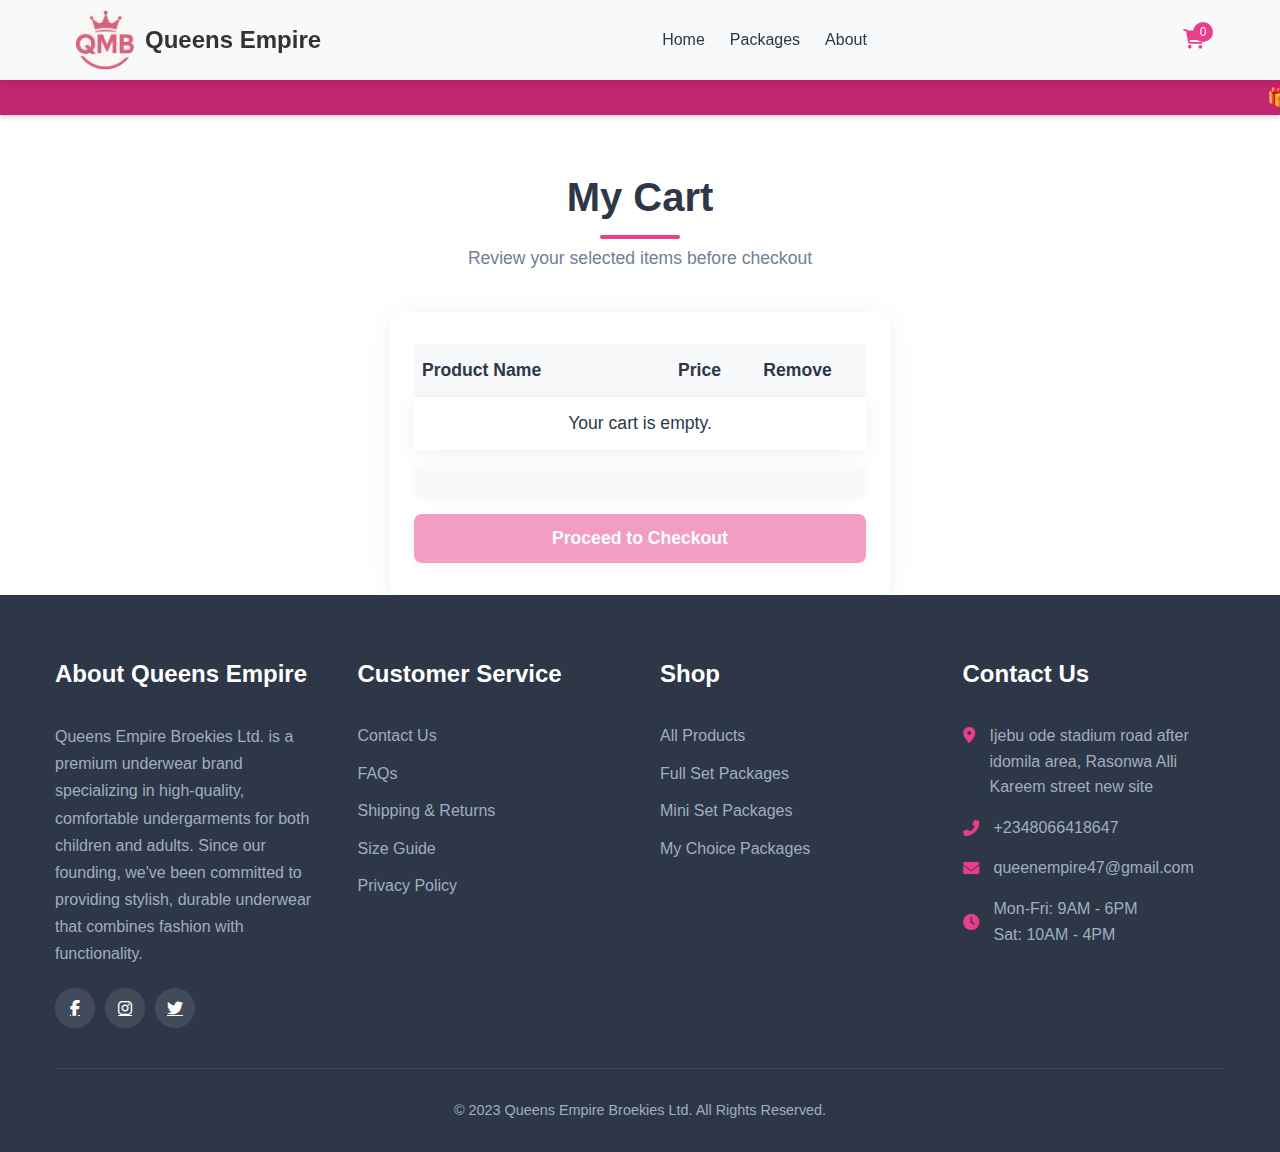
<file: cart.html>
<!DOCTYPE html>
<html lang="en">
<head>
    <meta charset="UTF-8">
    <meta name="viewport" content="width=device-width, initial-scale=1.0">
    <title>Queens Empire - Premium Underwear Collections</title>
    <link rel="shortcut icon" href="Asset/logo.jpg" type="image/x-icon">
    <link rel="stylesheet" href="https://cdnjs.cloudflare.com/ajax/libs/font-awesome/6.4.2/css/all.min.css">
     <link rel="stylesheet" href="style.css">
     <style>
        .offer-banner {
          width: 100%;
            background-color: var(--primary-dark);
            color: #ffff;
            padding: 15px;
            font-weight: bold;
            font-size: 18px;
            white-space: nowrap;
            box-shadow: 0 2px 5px rgba(0,0,0,0.2);
            padding: 0.2rem 0.8rem ;
            animation: scrollBanner 15s linear infinite;
            overflow: hidden;
        }
        .offer-marquee{
            display: inline-block;
            padding-left: 100%;
            animation: marquee 15s linear infinite;
        }
        
        @keyframes marquee {
            0% { transform: translateX(0); 
            }
            100% { transform: translateX(-100%); }
        }
        </style>
</head>
<body>
    <!-- Header -->
    <header>
        <div class="container">
          <!-- Header Sidebar-->
            <div class="header-top ">
                <a href="#" class="logo">
                    <img src="Asset/logo.jpg" alt="Queens Empire Logo"> Queens Empire
                </a>
               <ul class="nav-links">
                    <li><a href="index.html">Home</a></li>
                    <li><a href="index.html#packages">Packages</a></li>
                    <li><a href="cart.html#footer">About</a></li>
                </ul>
                <div class="header-icons">
                    <a href="cart.html" class="cart-icon">
                        <i class="fas fa-shopping-cart"></i>
                        <span class="cart-count">0</span>
                    </a>
                    <button class="menu" aria-label="Open Menu">
                        <i class="fas fa-bars"></i>
                    </button>
                </div>
            </div>

            <div class="header-top sidebar">
                <button type="button" class="sidebar-cancel" aria-label="Close Sidebar">
                  <i class="fas fa-times"></i>
                </button>
                <ul class="nav-links">
                    <li><a href="index.html">Home</a></li>
                    <li><a href="index.html#packages">Packages</a></li>
                    <li><a href="index.html#footer">About</a></li>
                </ul>
            </div>
        </div>
    </header>
    <div class="offer-banner">
        <div class="offer-marquee">
          🎁 SPECIAL GIFTS OFFERS! 🎁 BUY GOODS WORTH &#8358;30,000 OR MORE AND GET A FREE GIFT!
        </div>
      </div>
    <section id="products" class="container">
        <div class="section-title">
            <h2>My Cart</h2>
            <p>Review your selected items before checkout</p>
        </div>
        <div id="cartTableWrapper">
            <table id="cartTable">
                <thead>
                    <tr>
                        <th>Product Name</th>
                        <th style="text-align:right;">Price</th>
                        <th style="text-align:center;">Remove</th>
                    </tr>
                </thead>
                <tbody id="cartItems"></tbody>
            </table>
            <div id="cartTotal"></div>
            <button id="checkoutBtn" class="checkout-btn">Proceed to Checkout</button>
        </div>
    </section>
    
    <!-- Payment Modal -->
    <div id="paymentModal">
        <div class="modal-content">
            <span class="modal-close" id="paymentClose">&times;</span>
            <h2 class="modal-title">Complete Your Purchase</h2>
            
            <!-- Payment Confirmation -->
            <div class="payment-confirm">
                <form id="checkoutForm" enctype="multipart/form-data">
                    <!-- Delivery Address (Moved inside Formspree form) -->
                    <div class="address-section">
                        <h3 class="section-heading">
                            <i class="fas fa-truck"></i> Delivery Information
                        </h3>
                        <!-- The actual input fields will be moved here -->
                        <div class="form-group">
                            <label for="firstName">First Name</label>
                            <input type="text" id="firstName" name="First Name" required>
                        </div>
                        <div class="form-group">
                            <label for="lastName">Last Name</label>
                            <input type="text" id="lastName" name="Last Name" required>
                        </div>
                        <div class="form-group full-width">
                            <label for="address">Street Address</label>
                            <input type="text" id="address" name="Street Address" required>
                        </div>
                        <div class="form-group">
                            <label for="city">City</label>
                            <input type="text" id="city" name="City" required>
                        </div>
                        <div class="form-group">
                            <label for="region">Region/State</label>
                            <select id="region" name="Region/State" required>
                                <option value="">Select State</option>
                                <option value="Lagos">Lagos</option>
                                <option value="Abuja">Abuja</option>
                                <option value="Ogun">Ogun</option>
                                <option value="Oyo">Oyo</option>
                                <option value="Rivers">Rivers</option>
                                <option value="Kano">Kano</option>
                                <option value="Kaduna">Kaduna</option>
                                <option value="Enugu">Enugu</option>
                                <option value="Anambra">Anambra</option>
                                <option value="Delta">Delta</option>
                                <option value="Edo">Edo</option>
                                <option value="Akwa Ibom">Akwa Ibom</option>
                                <option value="Cross River">Cross River</option>
                                <option value="Osun">Osun</option>
                                <option value="Ondo">Ondo</option>
                                <option value="Ekiti">Ekiti</option>
                                <option value="Kwara">Kwara</option>
                                <option value="Plateau">Plateau</option>
                                <option value="Benue">Benue</option>
                                <option value="Borno">Borno</option>
                                <option value="Bauchi">Bauchi</option>
                                <option value="Niger">Niger</option>
                                <option value="Sokoto">Sokoto</option>
                                <option value="Kebbi">Kebbi</option>
                                <option value="Zamfara">Zamfara</option>
                                <option value="Katsina">Katsina</option>
                                <option value="Jigawa">Jigawa</option>
                                <option value="Yobe">Yobe</option>
                                <option value="Gombe">Gombe</option>
                                <option value="Taraba">Taraba</option>
                                <option value="Adamawa">Adamawa</option>
                                <option value="Nasarawa">Nasarawa</option>
                                <option value="Kogi">Kogi</option>
                                <option value="Ebonyi">Ebonyi</option>
                                <option value="Imo">Imo</option>
                                <option value="Abia">Abia</option>
                                <option value="Bayelsa">Bayelsa</option>
                                <option value="Other">Other</option>
                            </select>
                        </div>
                        <div class="form-group">
                            <label for="postalCode">Postal Code</label>
                            <input type="text" id="postalCode" name="Postal Code" required>
                        </div>
                        <div class="form-group">
                            <label for="country">Country</label>
                            <select id="country" name="Country" required>
                                <option value="">Select Country</option>
                                <option value="Ghana">Ghana</option>
                                <option value="Nigeria">Nigeria</option>
                                <option value="South Africa">South Africa</option>
                                <option value="Kenya">Kenya</option>
                                <option value="Other">Other</option>
                            </select>
                        </div>
                        <div class="form-group full-width">
                            <label for="phone">Phone Number</label>
                            <input type="tel" id="phone" name="Phone Number" required>
                        </div>
                        <div class="form-group full-width">
                            <label for="deliveryNotes">Delivery Instructions (Optional)</label>
                            <textarea id="deliveryNotes" name="Delivery Instructions" placeholder="Any special instructions for delivery?"></textarea>
                        </div>
                    </div>

                    <!-- Payment Method (Already mostly within the form area, but confirm inputs have 'name') -->
                    <div class="payment-methods">
                        <h3 class="section-heading">
                            <i class="fas fa-credit-card"></i> Payment Method
                        </h3>
                        <div class="payment-method" id="bankTransfer">
                            <input type="radio" name="Payment Method" id="bankTransferRadio" value="Bank Transfer" checked>
                            <i class="fas fa-university"></i>
                            <div class="payment-method-details">
                                <label for="bankTransferRadio">Bank Transfer</label>
                                <p>Transfer directly to our bank account</p>
                            </div>
                        </div>
                    </div>

                    <!-- Bank Details (Already present, no change needed as they are display only) -->
                    <div class="bank-details active" id="bankDetails">
                        <p>Please transfer the exact amount to the following account:</p>
                        <div class="account-number"> 1939000888 (Queens Empire Broekies Ltd)</div>
                        <p><strong>Bank: Access Bank</strong> </p>
                       <p>After payment, please upload your proof of payment below.</p>
                    </div>
                    <!-- Move delivery fee and grand total fields above the upload proof of payment field -->
                    <div class="form-group full-width">
                        <label for="deliveryFee">Delivery Fee</label>
                        <input type="text" id="deliveryFee" name="Delivery Fee" readonly>
                    </div>
                    <div class="form-group full-width">
                        <label for="grandTotal">Total Amount + Delivery Fee</label>
                        <input type="text" id="grandTotal" name="Grand Total" readonly>
                    </div>
                    <!-- Upload Proof of Payment field follows here -->
                    <div class="form-group full-width">
                        <label for="paymentProof">Upload Proof of Payment</label>
                        <input type="file" id="paymentProof" name="Proof of Payment" required>
                    </div>

                    <div class="form-group full-width">
                        <label for="transactionId">Transaction ID/Reference  (Optional)</label>
                        <input type="text" id="transactionId" name="Transaction ID/Reference">
                    </div>

                    <!-- Original submit button, now inside the form -->
                    <button type="submit" class="submit-payment" id="submitPayment">Complete Order</button>
                </form>
            </div>
        </div>
    </div>

    <!-- Success Notification -->
    <div class="notification" id="successNotification">
        <i class="fas fa-check-circle"></i>
        <span>Payment confirmed! Your order is being processed. Please wait to be redirected!!</span>
    </div>


 <!-- Footer -->
 <footer id="footer" style="background-color: #2d3748; color: white; padding: 60px 0 30px;">
    <div class="container">
        <div style="display: grid; grid-template-columns: repeat(auto-fit, minmax(250px, 1fr)); gap: 40px; margin-bottom: 40px;">
            <!-- About Queens Empire -->
            <div>
                <h3 style="font-size: 1.5rem; margin-bottom: 20px; position: relative; padding-bottom: 10px;">About Queens Empire</h3>
                <p style="color: #a0aec0; margin-bottom: 20px; line-height: 1.7;">
                    Queens Empire Broekies Ltd. is a premium underwear brand specializing in high-quality, comfortable 
                    undergarments for both children and adults. Since our founding, we've been committed to providing 
                    stylish, durable underwear that combines fashion with functionality.
                </p>
                <div style="display: flex; margin-top: 20px;">
                    <a href="#" style="display: flex; align-items: center; justify-content: center; width: 40px; height: 40px; background-color: rgba(255,255,255,0.1); border-radius: 50%; margin-right: 10px; color: white; transition: all 0.3s;">
                        <i class="fab fa-facebook-f"></i>
                    </a>
                    <a href="#" style="display: flex; align-items: center; justify-content: center; width: 40px; height: 40px; background-color: rgba(255,255,255,0.1); border-radius: 50%; margin-right: 10px; color: white; transition: all 0.3s;">
                        <i class="fab fa-instagram"></i>
                    </a>
                    <a href="#" style="display: flex; align-items: center; justify-content: center; width: 40px; height: 40px; background-color: rgba(255,255,255,0.1); border-radius: 50%; margin-right: 10px; color: white; transition: all 0.3s;">
                        <i class="fab fa-twitter"></i>
                    </a>
                </div>
            </div>

            <!-- Customer Service -->
            <div>
                <h3 style="font-size: 1.5rem; margin-bottom: 20px; position: relative; padding-bottom: 10px;">Customer Service</h3>
                <ul style="list-style: none;">
                    <li style="margin-bottom: 12px;">
                        <a href="#" style="color: #a0aec0; text-decoration: none; transition: color 0.3s;">Contact Us</a>
                    </li>
                    <li style="margin-bottom: 12px;">
                        <a href="index.html#faq" style="color: #a0aec0; text-decoration: none; transition: color 0.3s;">FAQs</a>
                    </li>
                    <li style="margin-bottom: 12px;">
                        <a href="shipping-returns.html" style="color: #a0aec0; text-decoration: none; transition: color 0.3s;">Shipping & Returns</a>
                    </li>
                    <li style="margin-bottom: 12px;">
                        <a href="size-guide.html" style="color: #a0aec0; text-decoration: none; transition: color 0.3s;">Size Guide</a>
                    </li>
                    <li style="margin-bottom: 12px;">
                        <a href="privacy-policy.html" style="color: #a0aec0; text-decoration: none; transition: color 0.3s;">Privacy Policy</a>
                    </li>
                </ul>
            </div>

            <!-- Shop -->
            <div>
                <h3 style="font-size: 1.5rem; margin-bottom: 20px; position: relative; padding-bottom: 10px;">Shop</h3>
                <ul style="list-style: none;">
                    <li style="margin-bottom: 12px;">
                        <a href="#" style="color: #a0aec0; text-decoration: none; transition: color 0.3s;">All Products</a>
                    </li>
                    <li style="margin-bottom: 12px;">
                        <a href="fullSetProduct.html" style="color: #a0aec0; text-decoration: none; transition: color 0.3s;">Full Set Packages</a>
                    </li>
                    <li style="margin-bottom: 12px;">
                        <a href="halfSetProduct.html" style="color: #a0aec0; text-decoration: none; transition: color 0.3s;">Mini Set Packages</a>
                    </li>
                    <li style="margin-bottom: 12px;">
                        <a href="mychoice.html" style="color: #a0aec0; text-decoration: none; transition: color 0.3s;">My Choice Packages</a>
                    </li>
                </ul>
            </div>

            <!-- Contact Information -->
            <div>
                <h3 style="font-size: 1.5rem; margin-bottom: 20px; position: relative; padding-bottom: 10px;">Contact Us</h3>
                <ul style="list-style: none;">
                    <li style="margin-bottom: 15px; display: flex; align-items: flex-start;">
                        <i class="fas fa-map-marker-alt" style="margin-right: 15px; color: #e83e8c; margin-top: 4px;"></i>
                        <span style="color: #a0aec0;">Ijebu ode stadium road after idomila area, Rasonwa Alli Kareem street new site</span>
                    </li>
                    <li style="margin-bottom: 15px; display: flex; align-items: center;">
                        <i class="fas fa-phone-alt" style="margin-right: 15px; color: #e83e8c;"></i>
                        <span style="color: #a0aec0;">+2348066418647</span>
                    </li>
                    <li style="margin-bottom: 15px; display: flex; align-items: center;">
                        <i class="fas fa-envelope" style="margin-right: 15px; color: #e83e8c;"></i>
                        <span style="color: #a0aec0;">queenempire47@gmail.com</span>
                    </li>
                    <li style="margin-bottom: 15px; display: flex; align-items: center;">
                        <i class="fas fa-clock" style="margin-right: 15px; color: #e83e8c;"></i>
                        <span style="color: #a0aec0;">Mon-Fri: 9AM - 6PM<br>Sat: 10AM - 4PM</span>
                    </li>
                </ul>
            </div>
        </div>

        <!-- Copyright -->
        <div style="text-align: center; padding-top: 30px; border-top: 1px solid rgba(255,255,255,0.1); color: #a0aec0; font-size: 0.9rem;">
            <p>&copy; 2023 Queens Empire Broekies Ltd. All Rights Reserved.</p>
        </div>
    </div>
</footer>

    <script src="main.js"></script>
</body>
</html>
</file>
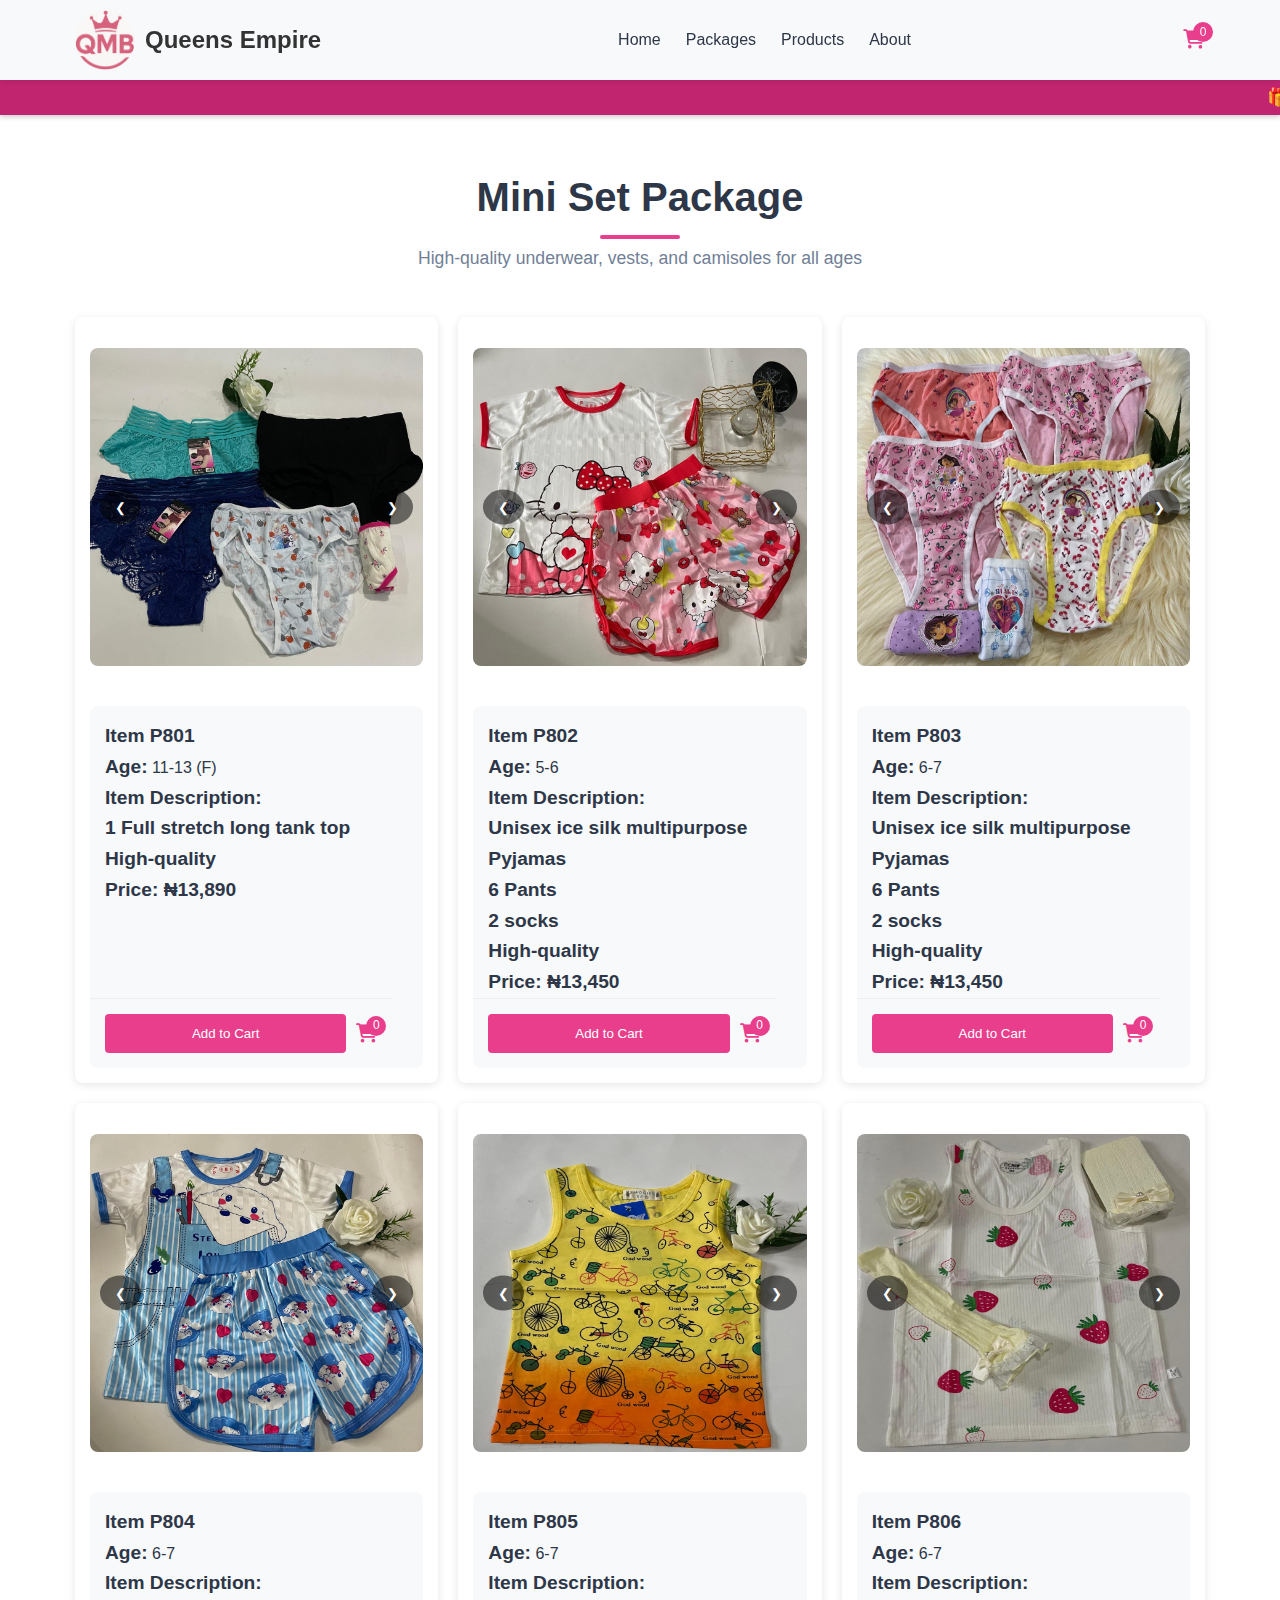
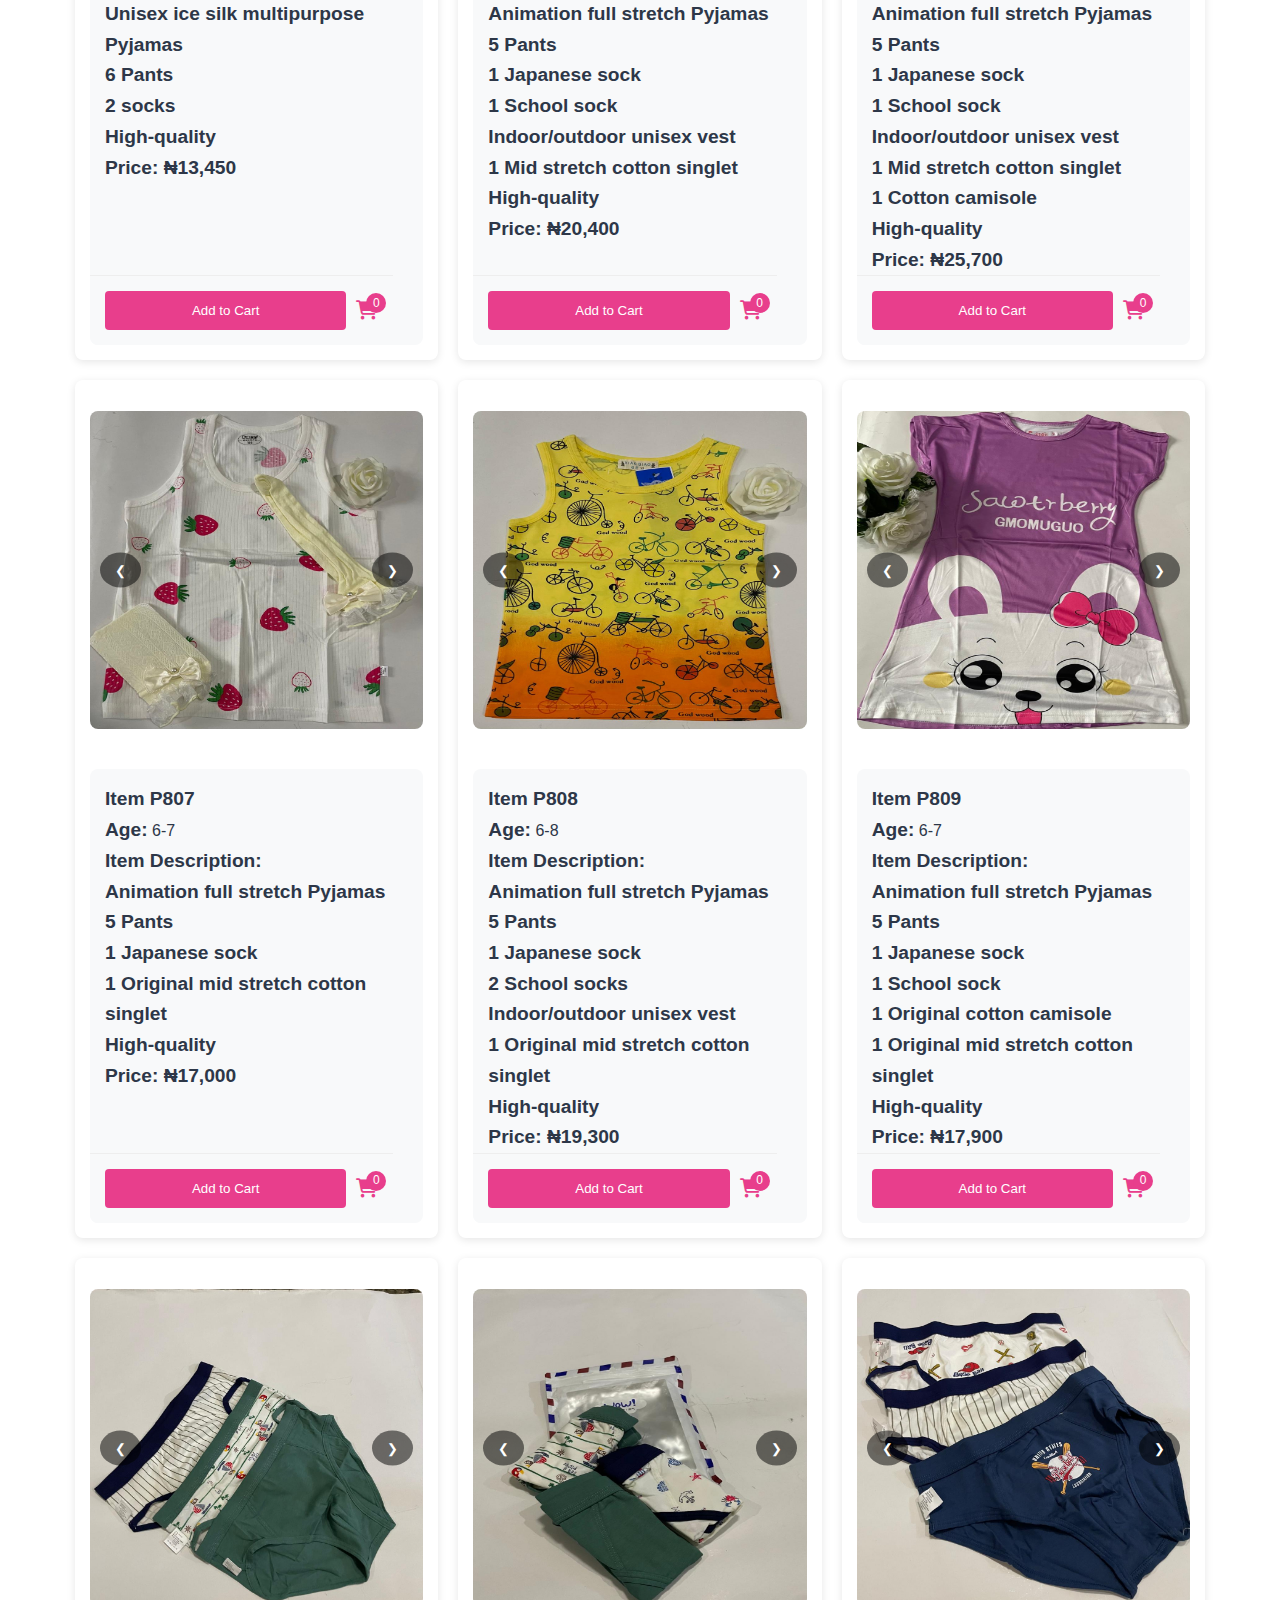
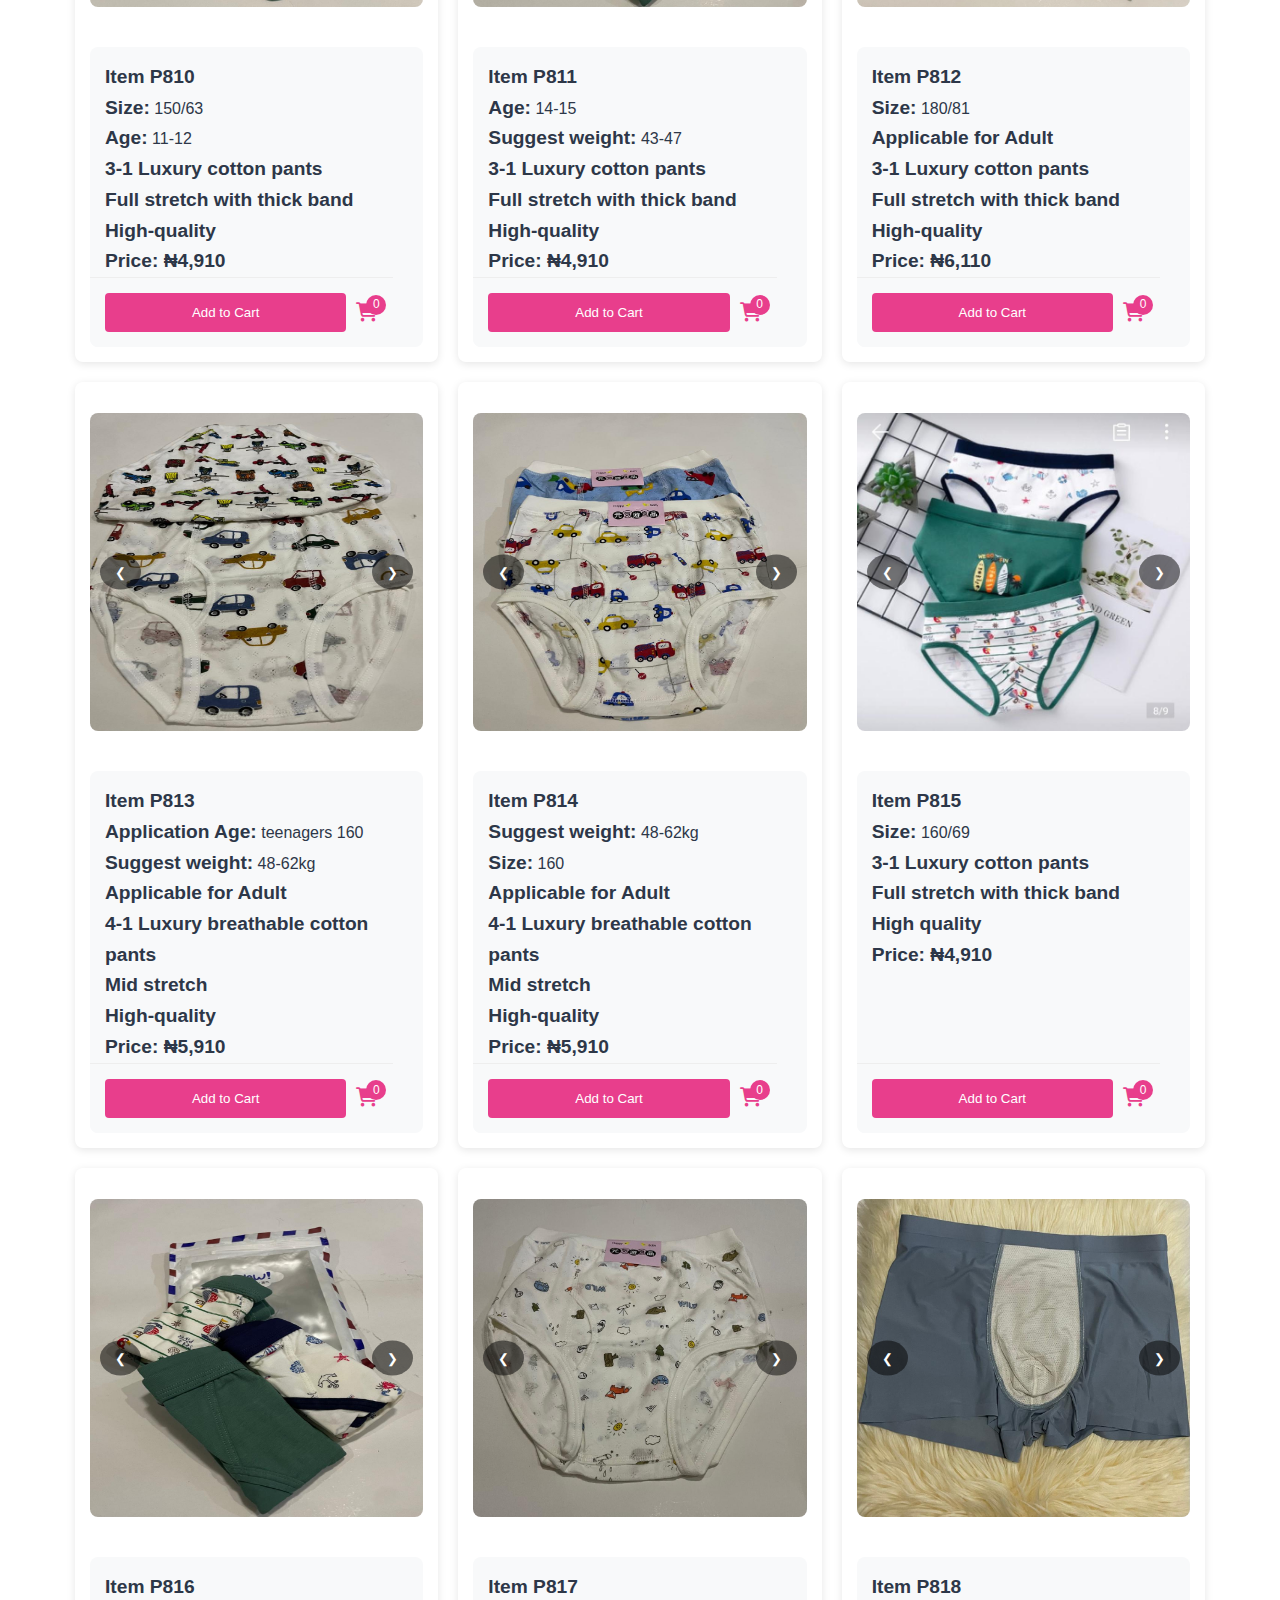
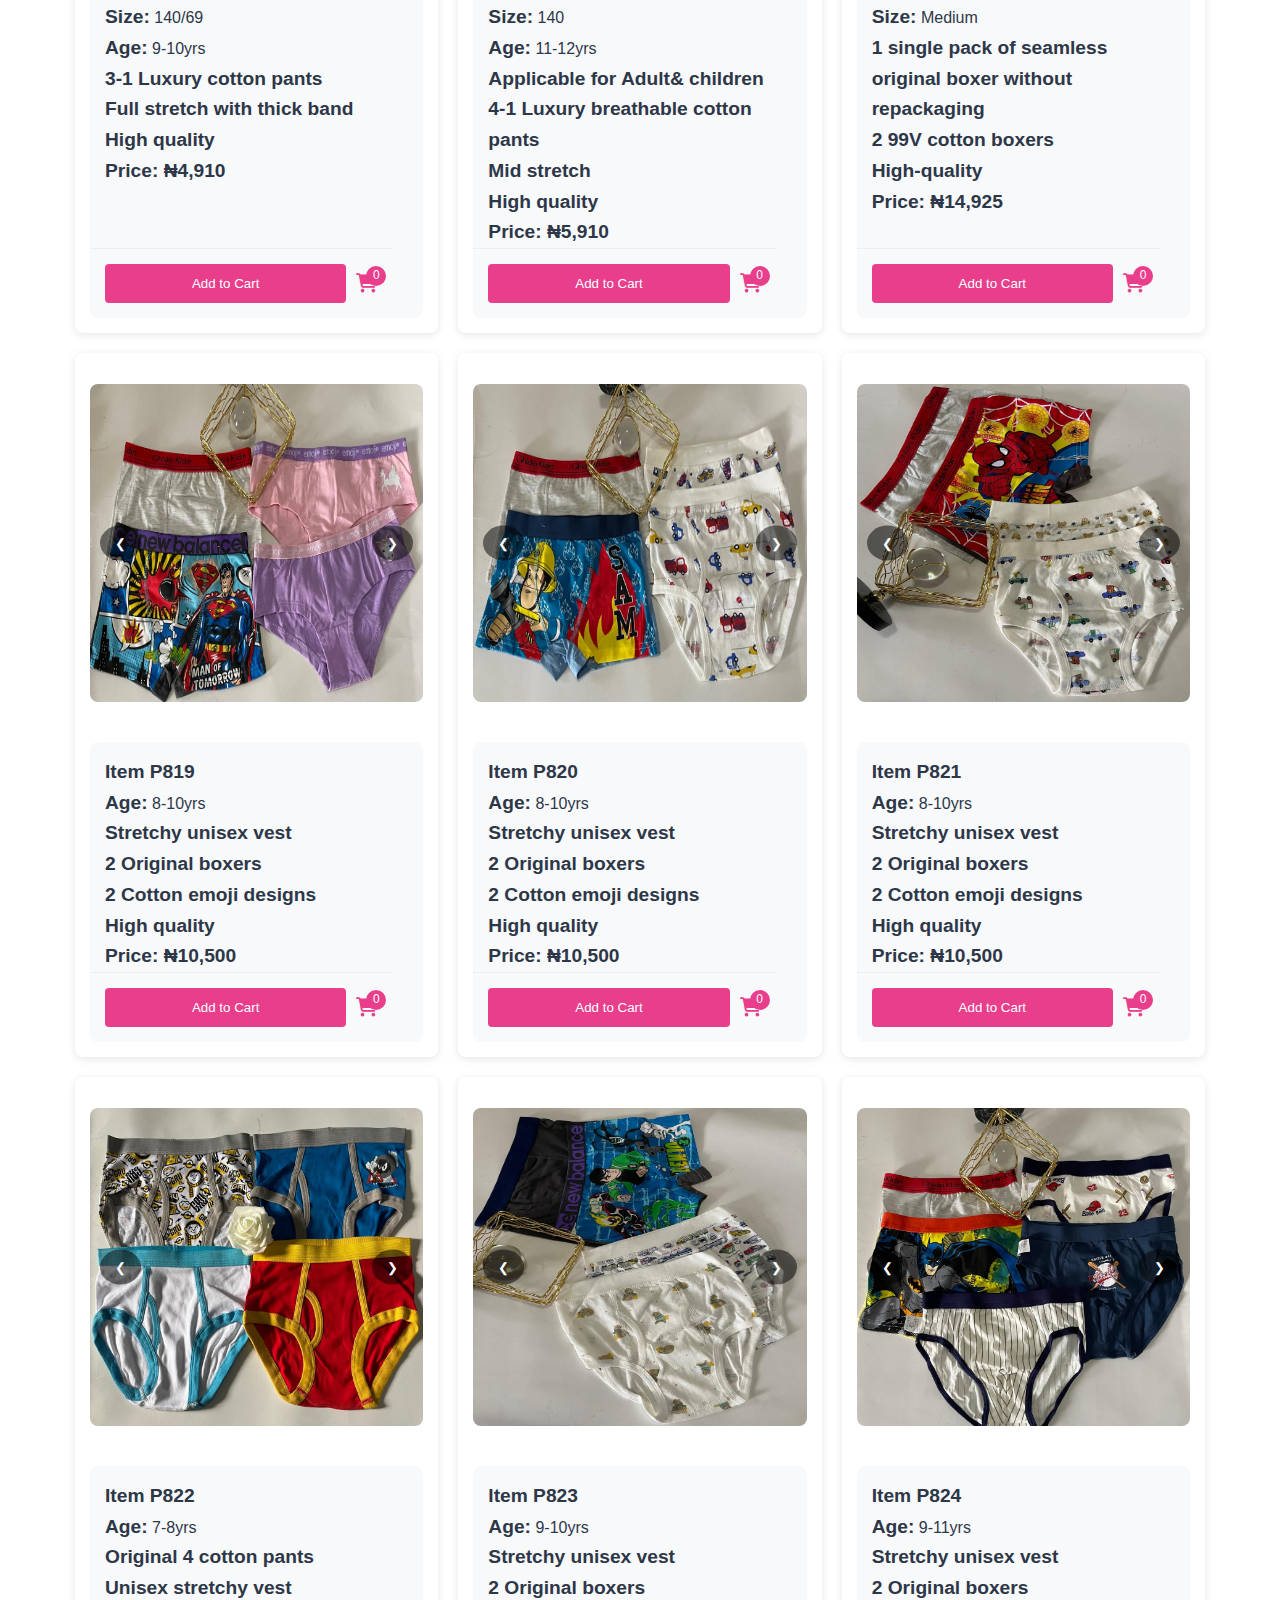
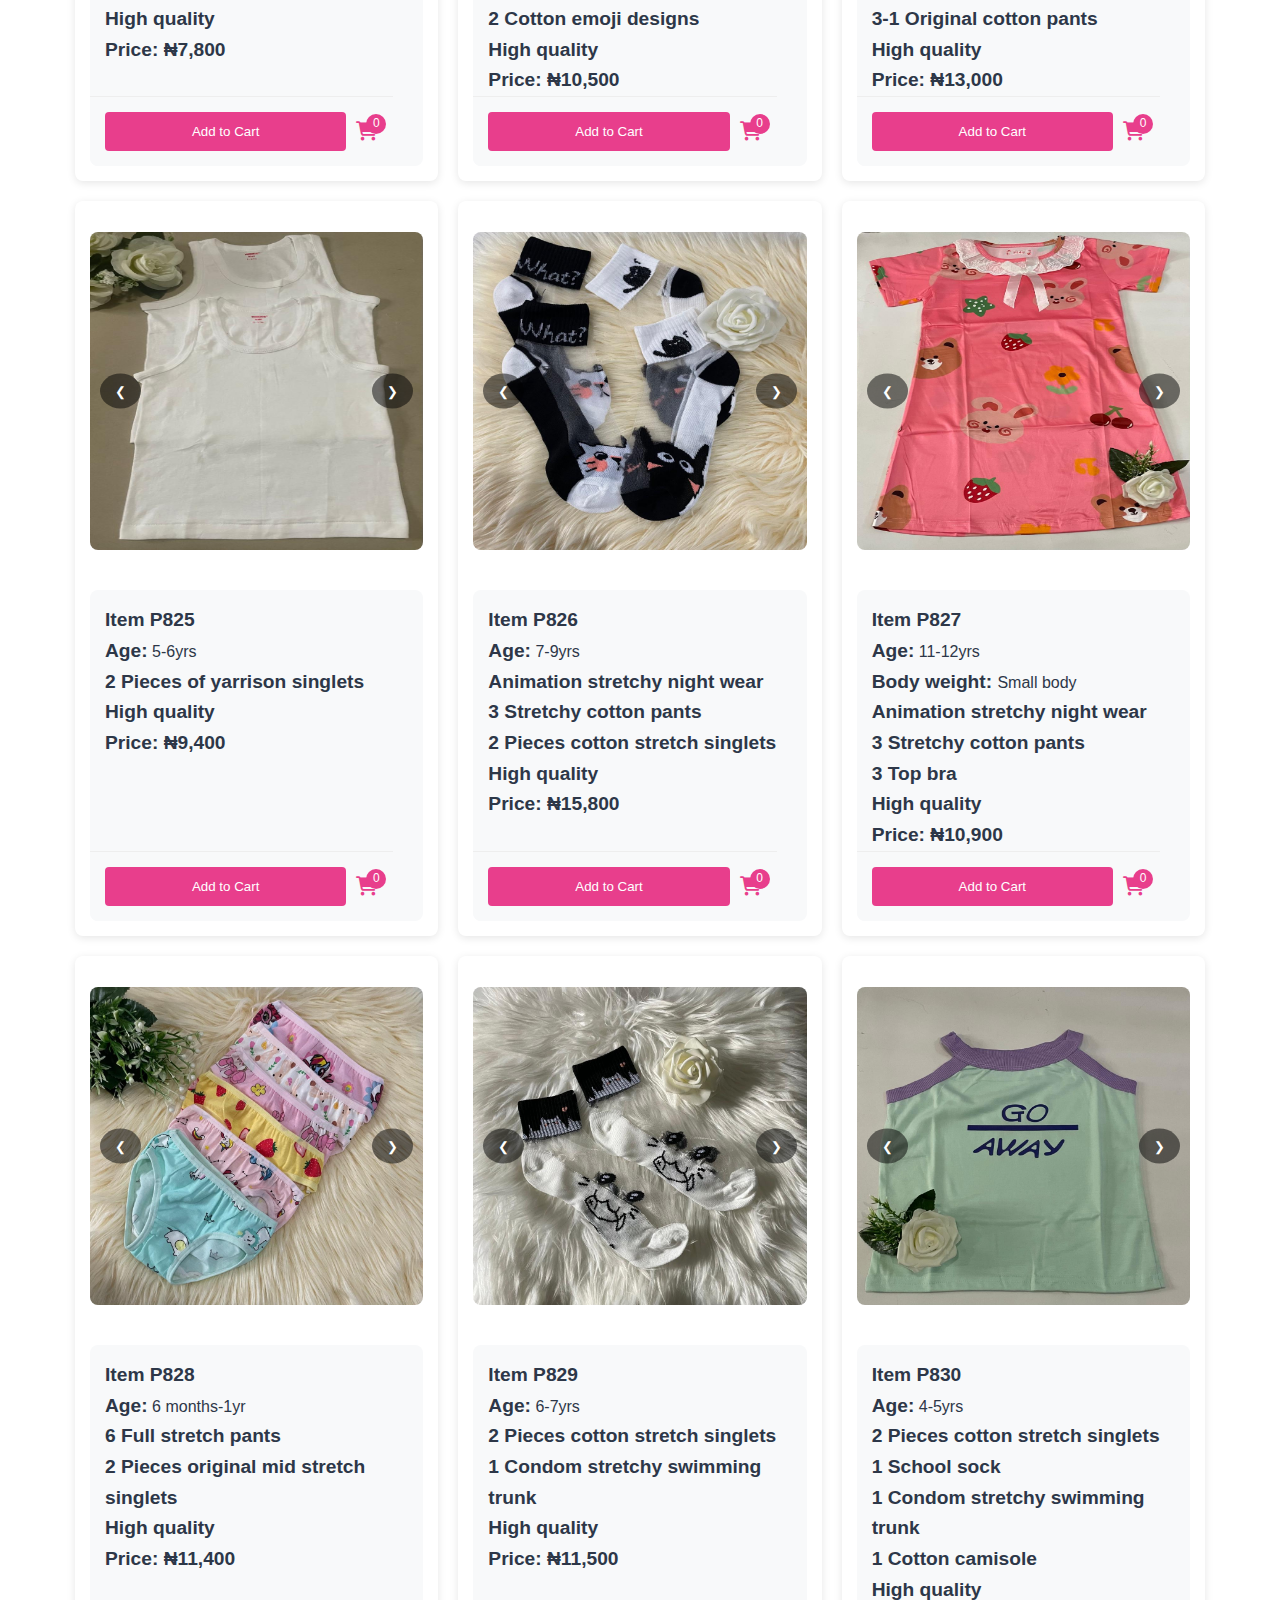
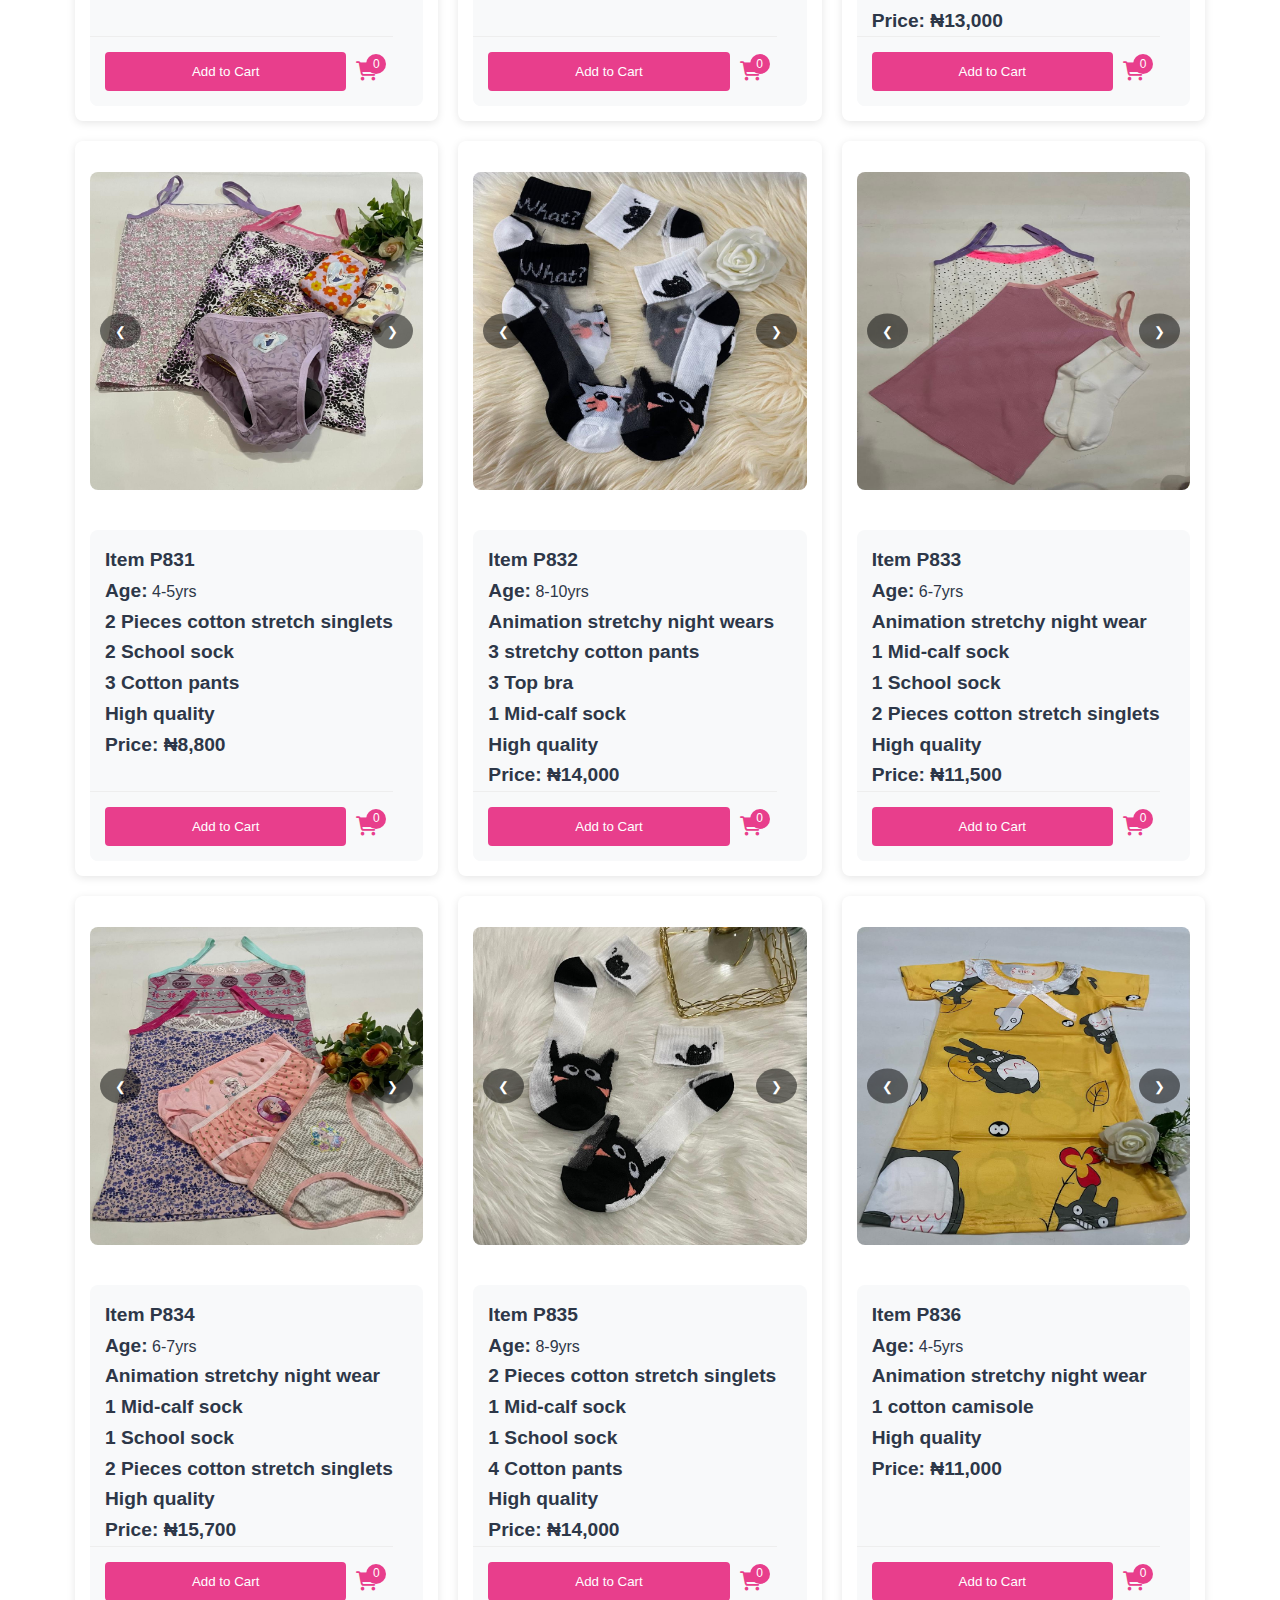
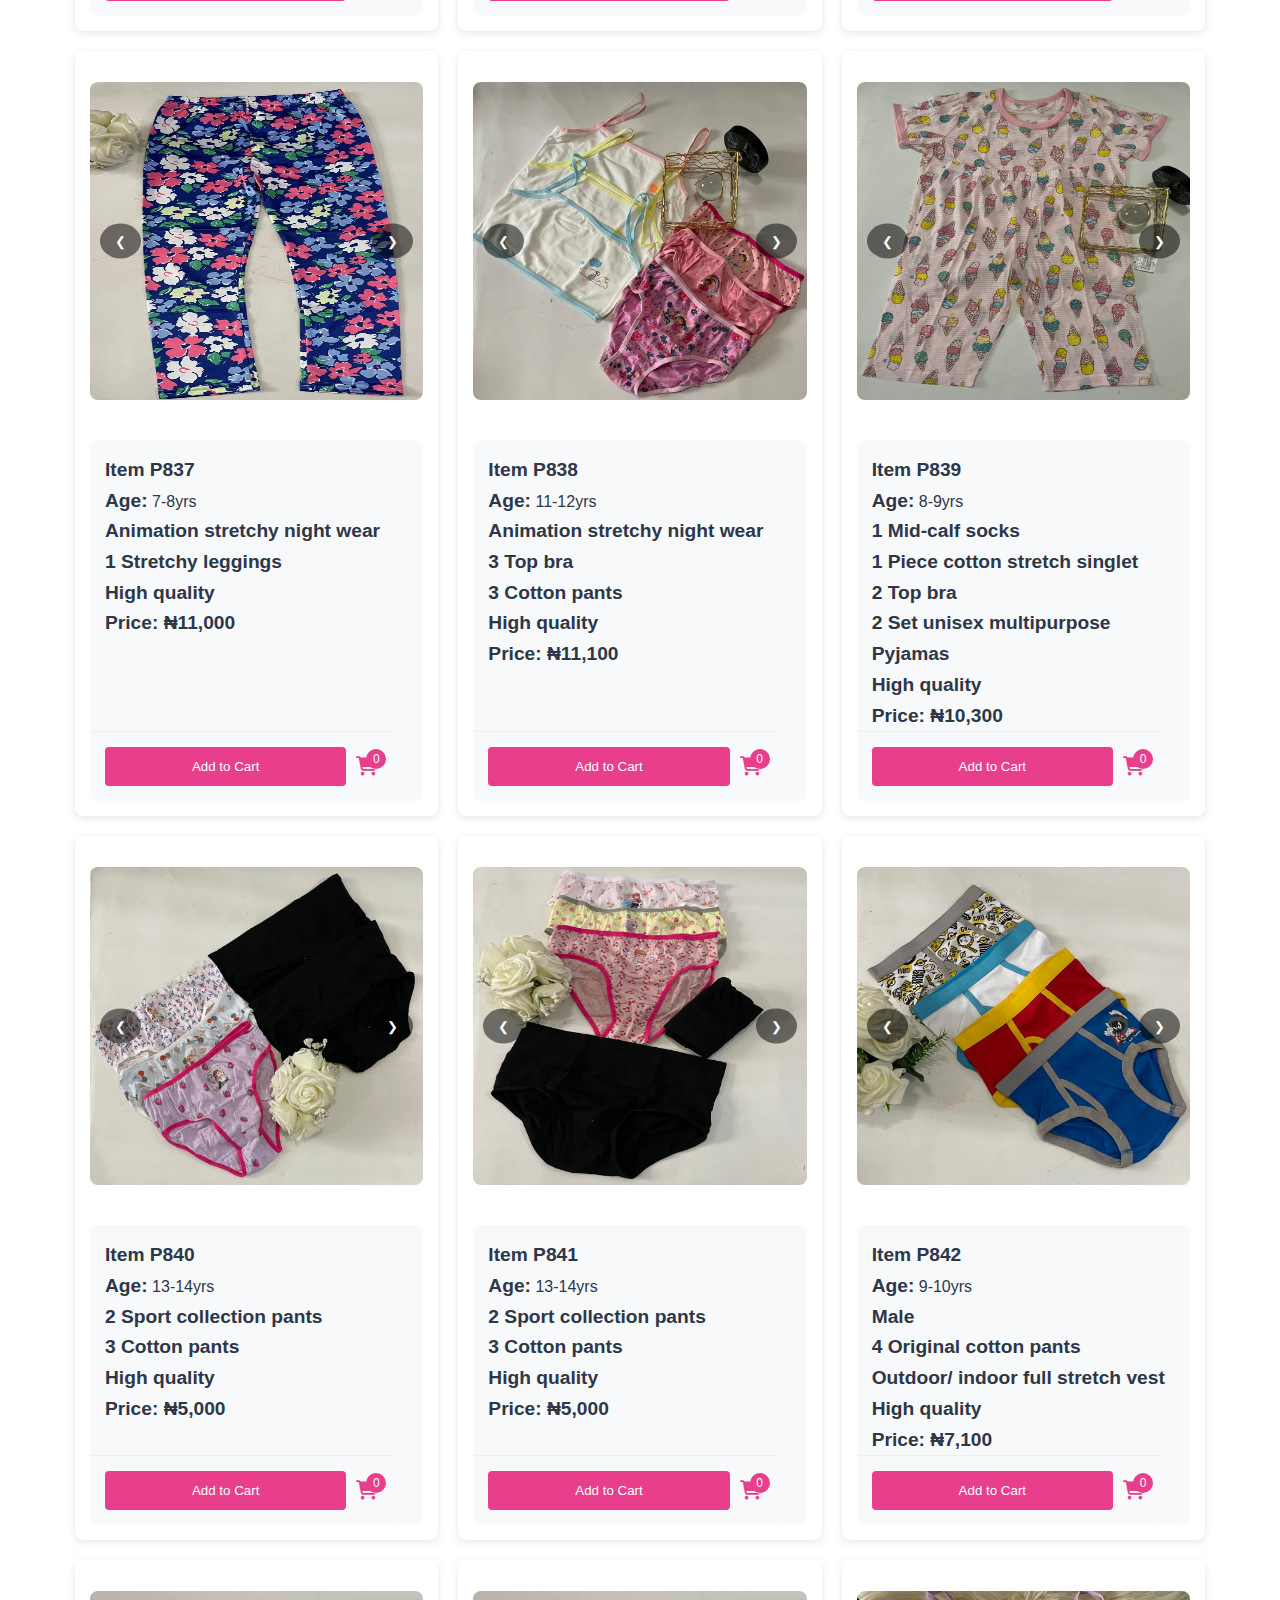
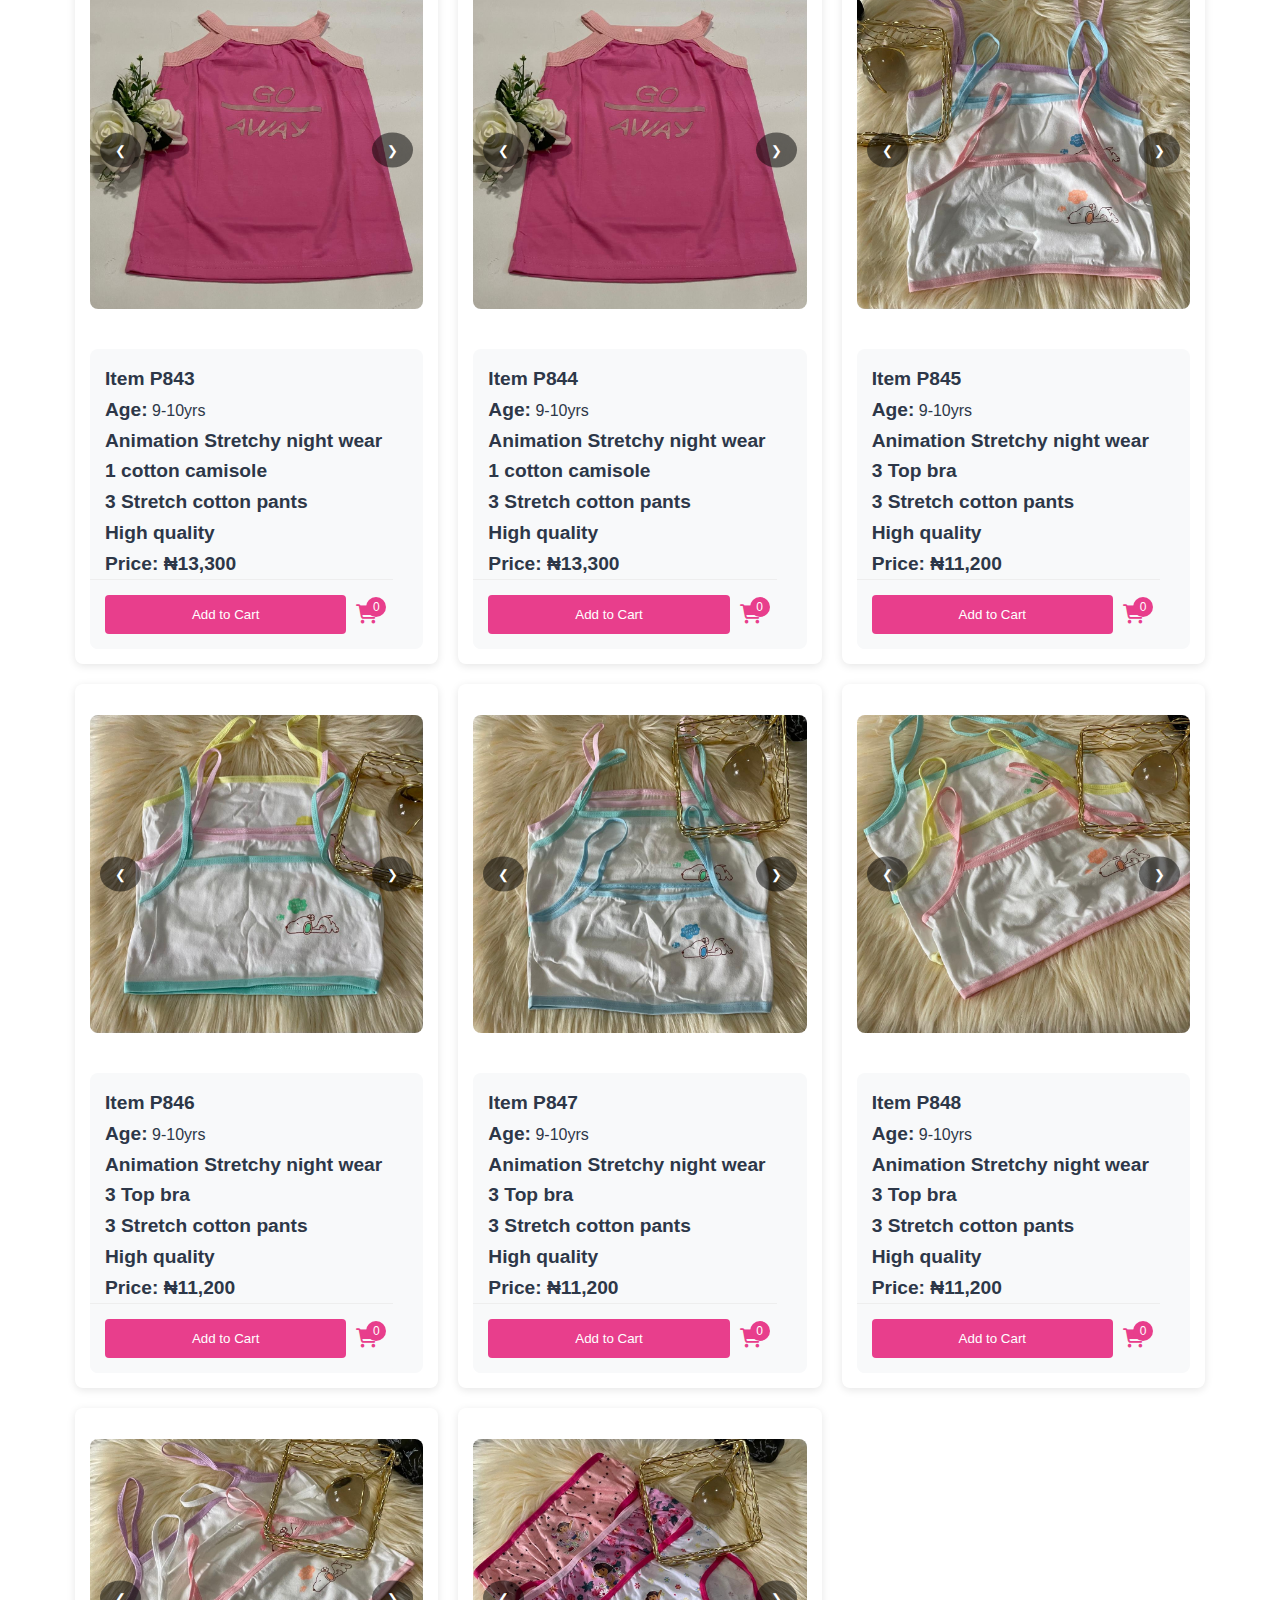
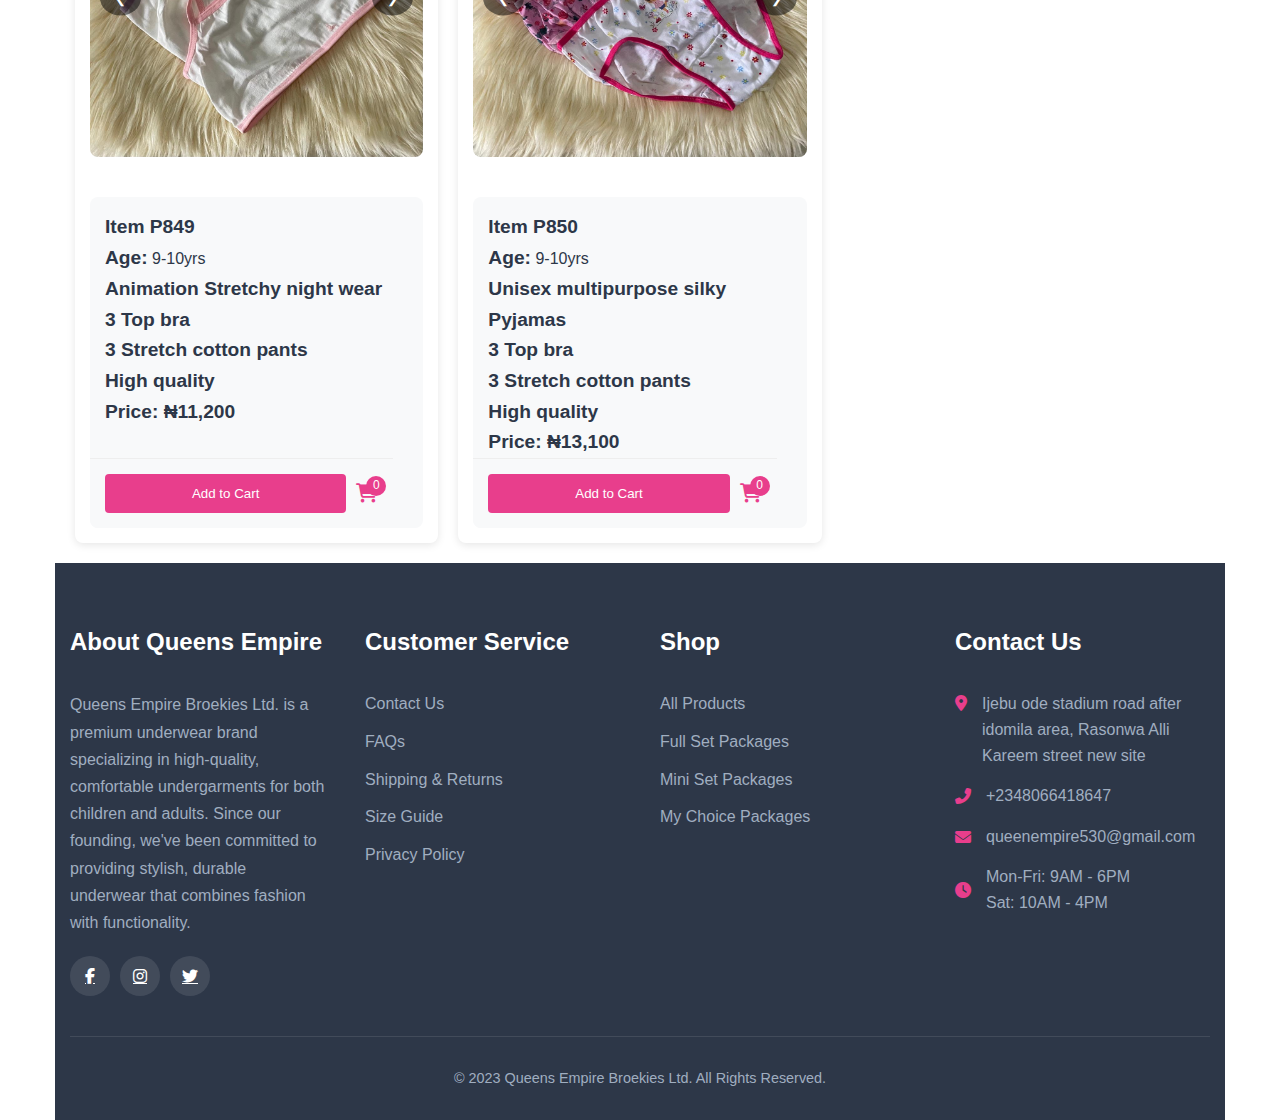
<file: halfSetProduct.html>
<!DOCTYPE html>
<html lang="en">
<head>
    <meta charset="UTF-8">
    <meta name="viewport" content="width=device-width, initial-scale=1.0">
    <title>Queens Empire - Premium Underwear Collections</title>
    <link rel="shortcut icon" href="Asset/logo.jpg" type="image/x-icon">
    <link rel="stylesheet" href="https://cdnjs.cloudflare.com/ajax/libs/font-awesome/6.4.2/css/all.min.css">
     <link rel="stylesheet" href="style.css">
     <style>
      .offer-banner {
        width: 100%;
          background-color: var(--primary-dark);
          color: #ffff;
          padding: 15px;
          font-weight: bold;
          font-size: 18px;
          white-space: nowrap;
          box-shadow: 0 2px 5px rgba(0,0,0,0.2);
          padding: 0.2rem 0.8rem ;
          animation: scrollBanner 15s linear infinite;
          overflow: hidden;
      }
      .offer-marquee{
          display: inline-block;
          padding-left: 100%;
          animation: marquee 15s linear infinite;
      }
      
      @keyframes marquee {
          0% { transform: translateX(0); 
          }
          100% { transform: translateX(-100%); }
      }
      </style>
</head>
<body>
    <!-- Header -->
    <header>
        <div class="container">
          <!-- Header Sidebar-->
            <div class="header-top ">
                <a href="#" class="logo">
                    <img src="Asset/logo.jpg" alt=""> Queens Empire
                </a>
               <ul class="nav-links">
                    <li><a href="index.html">Home</a></li>
                    <li><a href="index.html#packages">Packages</a></li>
                    <li><a href="products.html">Products</a></li>
                    <li><a href="fullSetProduct.html#footer">About</a></li>
                </ul>
                        <div class="header-icons">
                          <a href="cart.html" class="cart-icon">
                              <i class="fas fa-shopping-cart"></i>
                              <span class="cart-count">0</span>
                          </a>
                          <button class="menu" aria-label="Open Menu">
                              <i class="fas fa-bars"></i>
                          </button>
                      </div>
            </div>

            <div class="header-top sidebar">
                <button type="button" class="sidebar-cancel" aria-label="Close Sidebar">
                  <i class="fas fa-times"></i>
                </button>
                <ul class="nav-links">
                    <li><a href="index.html">Home</a></li>
                    <li><a href="packages">Packages</a></li>
                    <li><a href="products.html">Products</a></li>
                    <li><a href="#footer">About</a></li>
                </ul>
            </div>
        </div>
    </header>
    <div class="offer-banner">
      <div class="offer-marquee">
        🎁 SPECIAL GIFTS OFFERS! 🎁 BUY GOODS WORTH &#8358;30,000 OR MORE AND GET A FREE GIFT!
      </div>
    </div>
      <!-- Products Section -->
      <section id="products" class="container">
          <div class="section-title">
              <h2>Mini Set Package</h2>
              <p>High-quality underwear, vests, and camisoles for all ages</p>
          </div>
          <div class="men-custom">
            <div class="custom-package-card" data-name="Item P801" 
            data-price="13890">
              <div class="custom-slider-wrapper">
                <button class="custom-slider-btn custom-prev">&#10094;</button>
                <div class="custom-slider-images">
                  <img src="Asset/FSPWOMEN/FSPWOMEN_176.jpg" alt="FSPMEN_24" class="custom-slider-img custom-active">
                  <img src="Asset/FSPWOMEN/FSPWOMEN_177.jpg" alt="FSPMEN_25" class="custom-slider-img">
                </div>
                <button class="custom-slider-btn custom-next">&#10095;</button>
              </div>
              <div class="custom-package-info">
                <p><strong>Item P801</strong></p>
                <p><strong>Age:</strong> 11-13 (F)</p>
                <p><strong>Item Description:<br>
                  1 Full stretch long tank top <br>High-quality</strong></p>
                <p><strong>Price: &#8358;13,890</strong></p>
                <div class="custom-card-actions">
                  <button class="add-to-cart">Add to Cart</button>
                  <a href="cart.html" class="cart-icon">
                    <i class="fas fa-shopping-cart"></i>
                    <span class="cart-count">0</span>
                  </a>
                </div>
              </div>
            </div>
            
            <div class="custom-package-card" data-name="Item P802" 
            data-price="13450">
              <div class="custom-slider-wrapper">
                <button class="custom-slider-btn custom-prev">&#10094;</button>
                <div class="custom-slider-images">
                  <img src="Asset/FSPWOMEN/FSPWOMEN_178.jpg" alt="FSPMEN_24" class="custom-slider-img custom-active">
                  <img src="Asset/FSPWOMEN/FSPWOMEN_179.jpg" alt="FSPMEN_25" class="custom-slider-img">
                  <img src="Asset/FSPWOMEN/FSPWOMEN_180.jpg" alt="FSPMEN_25" class="custom-slider-img">
                </div>
                <button class="custom-slider-btn custom-next">&#10095;</button>
              </div>
              <div class="custom-package-info">
                <p><strong>Item P802</strong></p>
                <p><strong>Age:</strong> 5-6</p>
                <p><strong>Item Description:<br>
                  Unisex ice silk multipurpose Pyjamas<br>6 Pants<br>2 socks <br>High-quality</strong></p>
                <p><strong>Price: &#8358;13,450</strong></p>
                <div class="custom-card-actions">
                  <button class="add-to-cart">Add to Cart</button>
                  <a href="cart.html" class="cart-icon">
                    <i class="fas fa-shopping-cart"></i>
                    <span class="cart-count">0</span>
                  </a>
                </div>
              </div>
            </div>

            <div class="custom-package-card" data-name="Item P803" 
            data-price="13450">
              <div class="custom-slider-wrapper">
                <button class="custom-slider-btn custom-prev">&#10094;</button>
                <div class="custom-slider-images">
                  <img src="Asset/FSPWOMEN/FSPWOMEN_181.jpg" alt="FSPMEN_24" class="custom-slider-img custom-active">
                  <img src="Asset/FSPWOMEN/FSPWOMEN_182.jpg" alt="FSPMEN_25" class="custom-slider-img">
                  <img src="Asset/FSPWOMEN/FSPWOMEN_183.jpg" alt="FSPMEN_25" class="custom-slider-img">
                </div>
                <button class="custom-slider-btn custom-next">&#10095;</button>
              </div>
              <div class="custom-package-info">
                <p><strong>Item P803</strong></p>
                <p><strong>Age:</strong> 6-7</p>
                <p><strong>Item Description:<br>
                  Unisex ice silk multipurpose Pyjamas<br>6 Pants<br>2 socks <br>High-quality</strong></p>
                  <p><strong>Price: &#8358;13,450</strong></p>
                <div class="custom-card-actions">
                  <button class="add-to-cart">Add to Cart</button>
                  <a href="cart.html" class="cart-icon">
                    <i class="fas fa-shopping-cart"></i>
                    <span class="cart-count">0</span>
                  </a>
                </div>
              </div>
            </div>


            <div class="custom-package-card" data-name="Item P804" 
            data-price="13450">
              <div class="custom-slider-wrapper">
                <button class="custom-slider-btn custom-prev">&#10094;</button>
                <div class="custom-slider-images">
                  <img src="Asset/FSPWOMEN/FSPWOMEN_184.jpg" alt="FSPMEN_24" class="custom-slider-img custom-active">
                  <img src="Asset/FSPWOMEN/FSPWOMEN_185.jpg" alt="FSPMEN_25" class="custom-slider-img">
                  <img src="Asset/FSPWOMEN/FSPWOMEN_186.jpg" alt="FSPMEN_25" class="custom-slider-img">

                </div>
                <button class="custom-slider-btn custom-next">&#10095;</button>
              </div>
              <div class="custom-package-info">
                <p><strong>Item P804</strong></p>
                <p><strong>Age:</strong> 6-7</p>
                <p><strong>Item Description:<br>
                  Unisex ice silk multipurpose Pyjamas<br>6 Pants<br>2 socks <br>High-quality</strong></p>
                  <p><strong>Price: &#8358;13,450</strong></p>
                <div class="custom-card-actions">
                  <button class="add-to-cart">Add to Cart</button>
                  <a href="cart.html" class="cart-icon">
                    <i class="fas fa-shopping-cart"></i>
                    <span class="cart-count">0</span>
                  </a>
                </div>
              </div>
            </div>
            

            <div class="custom-package-card" data-name="Item P805" 
            data-price="20400">
              <div class="custom-slider-wrapper">
                <button class="custom-slider-btn custom-prev">&#10094;</button>
                <div class="custom-slider-images">
                  <img src="Asset/FSPWOMEN/FSPWOMEN_187.jpg" alt="FSPMEN_24" class="custom-slider-img custom-active">
                  <img src="Asset/FSPWOMEN/FSPWOMEN_201.jpg" alt="FSPMEN_24" class="custom-slider-img">
                  <img src="Asset/FSPWOMEN/FSPWOMEN_188.jpg" alt="FSPMEN_24" class="custom-slider-img">
                  <img src="Asset/FSPWOMEN/FSPWOMEN_189.jpg" alt="FSPMEN_24" class="custom-slider-img">
                  <img src="Asset/FSPWOMEN/FSPWOMEN_191.jpg" alt="FSPMEN_24" class="custom-slider-img">
                </div>
                <button class="custom-slider-btn custom-next">&#10095;</button>
              </div>
              <div class="custom-package-info">
                <p><strong>Item P805</strong></p>
                <p><strong>Age:</strong> 6-7</p>
                <p><strong>Item Description:<br>
                Animation full stretch Pyjamas<br>5 Pants<br>1 Japanese sock <br>1 School sock <br>Indoor/outdoor unisex vest <br>1 Mid stretch cotton singlet<br>High-quality</strong></p>
                <p><strong>Price: &#8358;20,400</strong></p>
                <div class="custom-card-actions">
                  <button class="add-to-cart">Add to Cart</button>
                  <a href="cart.html" class="cart-icon">
                    <i class="fas fa-shopping-cart"></i>
                    <span class="cart-count">0</span>
                  </a>
                </div>
              </div>
            </div>
            

            <div class="custom-package-card" data-name="Item P806" 
            data-price="25700">
              <div class="custom-slider-wrapper">
                <button class="custom-slider-btn custom-prev">&#10094;</button>
                <div class="custom-slider-images">
                  <img src="Asset/FSPWOMEN/FSPWOMEN_191.jpg" alt="FSPMEN_24" class="custom-slider-img custom-active">
                  <img src="Asset/FSPWOMEN/FSPWOMEN_192.jpg" alt="FSPMEN_25" class="custom-slider-img">
                  <img src="Asset/FSPWOMEN/FSPWOMEN_193.jpg" alt="FSPMEN_25" class="custom-slider-img">
                  <img src="Asset/FSPWOMEN/FSPWOMEN_194.jpg" alt="FSPMEN_25" class="custom-slider-img">
                  <img src="Asset/FSPWOMEN/FSPWOMEN_195.jpg" alt="FSPMEN_25" class="custom-slider-img">
                  <img src="Asset/FSPWOMEN/FSPWOMEN_200.jpg" alt="FSPMEN_25" class="custom-slider-img">
                </div>
                <button class="custom-slider-btn custom-next">&#10095;</button>
              </div>
              <div class="custom-package-info">
                <p><strong>Item P806</strong></p>
                <p><strong>Age:</strong> 6-7</p>
                <p><strong>Item Description:<br>
                Animation full stretch Pyjamas<br>5 Pants<br>1 Japanese sock <br>1 School sock <br>Indoor/outdoor unisex vest <br>1 Mid stretch cotton singlet<br>1 Cotton camisole <br>High-quality</strong></p>
                <p><strong>Price: &#8358;25,700</strong></p>
                <div class="custom-card-actions">
                  <button class="add-to-cart">Add to Cart</button>
                  <a href="cart.html" class="cart-icon">
                    <i class="fas fa-shopping-cart"></i>
                    <span class="cart-count">0</span>
                  </a>
                </div>
              </div>
            </div>
                  
            <div class="custom-package-card" data-name="Item P807" 
            data-price="17000">
              <div class="custom-slider-wrapper">
                <button class="custom-slider-btn custom-prev">&#10094;</button>
                <div class="custom-slider-images">
                  <img src="Asset/FSPWOMEN/FSPWOMEN_209.jpg" alt="FSPMEN_24" class="custom-slider-img custom-active">
                  <img src="Asset/FSPWOMEN/FSPWOMEN_196.jpg" alt="FSPMEN_25" class="custom-slider-img">
                  <img src="Asset/FSPWOMEN/FSPWOMEN_202.jpg" alt="FSPMEN_25" class="custom-slider-img">
                </div>
                <button class="custom-slider-btn custom-next">&#10095;</button>
              </div>
              <div class="custom-package-info">
                <p><strong>Item P807</strong></p>
                <p><strong>Age:</strong> 6-7</p>
                <p><strong>Item Description:<br>
                Animation full stretch Pyjamas<br>5 Pants<br>1 Japanese sock<br>1 Original mid stretch cotton singlet<br>High-quality</strong></p>
                <p><strong>Price: &#8358;17,000</strong></p>
                <div class="custom-card-actions">
                  <button class="add-to-cart">Add to Cart</button>
                  <a href="cart.html" class="cart-icon">
                    <i class="fas fa-shopping-cart"></i>
                    <span class="cart-count">0</span>
                  </a>
                </div>
              </div>
            </div>
            

            <div class="custom-package-card" data-name="Item P808" 
            data-price="19300">
              <div class="custom-slider-wrapper">
                <button class="custom-slider-btn custom-prev">&#10094;</button>
                <div class="custom-slider-images">
                  <img src="Asset/FSPWOMEN/FSPWOMEN_194.jpg" alt="FSPMEN_24" class="custom-slider-img custom-active">
                  <img src="Asset/FSPWOMEN/FSPWOMEN_207.jpg" alt="FSPMEN_25" class="custom-slider-img">
                  <img src="Asset/FSPWOMEN/FSPWOMEN_208.jpg" alt="FSPMEN_25" class="custom-slider-img">
                  <img src="Asset/FSPWOMEN/FSPWOMEN_196.jpg" alt="FSPMEN_25" class="custom-slider-img">
                </div>
                <button class="custom-slider-btn custom-next">&#10095;</button>
              </div>
              <div class="custom-package-info">
                <p><strong>Item P808</strong></p>
                <p><strong>Age:</strong> 6-8</p>
                <p><strong>Item Description:<br>
                Animation full stretch Pyjamas<br>5 Pants<br>1 Japanese sock <br>2 School socks <br>Indoor/outdoor unisex vest <br>1 Original mid stretch cotton singlet<br>High-quality</strong></p>
                <p><strong>Price: &#8358;19,300</strong></p>
                <div class="custom-card-actions">
                  <button class="add-to-cart">Add to Cart</button>
                  <a href="cart.html" class="cart-icon">
                    <i class="fas fa-shopping-cart"></i>
                    <span class="cart-count">0</span>
                  </a>
                </div>
              </div>
            </div>
  
            <div class="custom-package-card" data-name="Item P809" 
            data-price="17900">
              <div class="custom-slider-wrapper">
                <button class="custom-slider-btn custom-prev">&#10094;</button>
                <div class="custom-slider-images">
                  <img src="Asset/HSP/HSP_35.jpg" alt="FSPMEN_1" class="custom-slider-img custom-active">
                  <img src="Asset/HSP/HSP_36.jpg" alt="FSPMEN_1" class="custom-slider-img">
                  <img src="Asset/HSP/HSP_37.jpg" alt="FSPMEN_1" class="custom-slider-img">
                  <img src="Asset/HSP/HSP_38.jpg" alt="FSPMEN_1" class="custom-slider-img">
                  <img src="Asset/HSP/HSP_39.jpg" alt="FSPMEN_1" class="custom-slider-img">
                </div>
                <button class="custom-slider-btn custom-next">&#10095;</button>
              </div>
              <div class="custom-package-info">
                <p><strong>Item P809</strong></p>
                <p><strong>Age:</strong> 6-7</p>
                <p><strong>Item Description:<br>
                Animation full stretch Pyjamas<br>5 Pants<br>1 Japanese sock <br>1 School sock <br>1 Original cotton camisole <br>1 Original mid stretch cotton singlet<br>High-quality</strong></p>
                <p><strong>Price: &#8358;17,900</strong></p>
                <div class="custom-card-actions">
                  <button class="add-to-cart">Add to Cart</button>
                  <a href="cart.html" class="cart-icon">
                    <i class="fas fa-shopping-cart"></i>
                    <span class="cart-count">0</span>
                  </a>
                </div>
              </div>
            </div>
  
            <div class="custom-package-card" data-name="Item P810" data-price="4910">
              <div class="custom-slider-wrapper">
                <button class="custom-slider-btn custom-prev">&#10094;</button>
                <div class="custom-slider-images">
                  <img src="Asset/HSP/HSP_1.jpg" alt="FSPMEN_1" class="custom-slider-img custom-active">
                  <img src="Asset/HSP/HSP_2.jpg" alt="FSPMEN_2" class="custom-slider-img">
                  <img src="Asset/HSP/HSP_3.jpg" alt="FSPMEN_3" class="custom-slider-img">
                </div>
                <button class="custom-slider-btn custom-next">&#10095;</button>
              </div>
              <div class="custom-package-info">
                <p><strong>Item P810</strong></p>
                <p><strong>Size:</strong> 150/63</p>
                <p><strong>Age:</strong> 11-12</p>
                <p><strong>3-1 Luxury cotton pants</strong></p>
                <p><strong>Full stretch with thick band</strong></p> 
                <p><strong>High-quality</strong></p>
                <p><strong>Price: &#8358;4,910</strong></p>
                <div class="custom-card-actions">
                  <button class="add-to-cart">Add to Cart</button>
                  <a href="cart.html" class="cart-icon">
                    <i class="fas fa-shopping-cart"></i>
                    <span class="cart-count">0</span>
                  </a>
                </div>
              </div>
            </div>
  
            <div class="custom-package-card" data-name="Item P811" data-price="4910">
              <div class="custom-slider-wrapper">
                <button class="custom-slider-btn custom-prev">&#10094;</button>
                <div class="custom-slider-images">
                  <img src="Asset/HSP/HSP_4.jpg" alt="FSPMEN_6" class="custom-slider-img custom-active">
                </div>
                <button class="custom-slider-btn custom-next">&#10095;</button>
              </div>
              <div class="custom-package-info">
                <p><strong>Item P811</strong></p>
                <p><strong>Age:</strong> 14-15</p>
                <p><strong>Suggest weight:</strong> 43-47</p>
                <p><strong> 3-1 Luxury cotton pants</strong></p>
                <p><strong>Full stretch with thick band</strong></p>
                <p><strong>High-quality</strong></p>
                <p><strong>Price: &#8358;4,910</strong></p>
                <div class="custom-card-actions">
                  <button class="add-to-cart">Add to Cart</button>
                  <a href="cart.html" class="cart-icon">
                    <i class="fas fa-shopping-cart"></i>
                    <span class="cart-count">0</span>
                  </a>
                </div>
              </div>
            </div>
  
            <div class="custom-package-card" data-name="Item P812" data-price="6110">
              <div class="custom-slider-wrapper">
                <button class="custom-slider-btn custom-prev">&#10094;</button>
                <div class="custom-slider-images">
                  <img src="Asset/HSP/HSP_5.jpg" alt="FSPMEN_9" class="custom-slider-img custom-active">
                  <img src="Asset/HSP/HSP_6.jpg" alt="FSPMEN_10" class="custom-slider-img">
                </div>
                <button class="custom-slider-btn custom-next">&#10095;</button>
              </div>
              <div class="custom-package-info">
                <p><strong>Item P812</strong></p>
                <p><strong>Size:</strong> 180/81</p>
                <p><strong>Applicable for Adult</strong></p>
                <p><strong>3-1 Luxury cotton pants</strong></p>
                <p><strong>Full stretch with thick band</strong></p>
                <p><strong>High-quality</strong></p>
                <p><strong>Price: &#8358;6,110</strong></p>
                <div class="custom-card-actions">
                  <button class="add-to-cart">Add to Cart</button>
                  <a href="cart.html" class="cart-icon">
                    <i class="fas fa-shopping-cart"></i>
                    <span class="cart-count">0</span>
                  </a>
                </div>
              </div>
            </div>
  
            <div class="custom-package-card" data-name="Item P813" data-price="5910">
              <div class="custom-slider-wrapper">
                <button class="custom-slider-btn custom-prev">&#10094;</button>
                <div class="custom-slider-images">
                  <img src="Asset/HSP/HSP_7.jpg" alt="FSPMEN_11" class="custom-slider-img custom-active">
                  <img src="Asset/HSP/HSP_8.jpg" alt="FSPMEN_12" class="custom-slider-img">
                  <img src="Asset/HSP/HSP_9.jpg" alt="FSPMEN_13" class="custom-slider-img">
                </div>
                <button class="custom-slider-btn custom-next">&#10095;</button>
              </div>
              <div class="custom-package-info">
                <p><strong>Item P813</strong></p>
                <p><strong>Application Age:</strong> teenagers 160</p>
                <p><strong>Suggest weight:</strong> 48-62kg</p>
                <p><strong>Applicable for Adult</strong></p>
                <p><strong>4-1 Luxury breathable cotton pants</strong></p>
                <p><strong>Mid stretch</strong></p>
                <p><strong>High-quality</strong></p>
                <p><strong>Price: &#8358;5,910</strong></p>
                <div class="custom-card-actions">
                  <button class="add-to-cart">Add to Cart</button>
                  <a href="cart.html" class="cart-icon">
                    <i class="fas fa-shopping-cart"></i>
                    <span class="cart-count">0</span>
                  </a>
                </div>
              </div>
            </div>
  
            <div class="custom-package-card" data-name="Item P814" data-price="5910">
              <div class="custom-slider-wrapper">
                <button class="custom-slider-btn custom-prev">&#10094;</button>
                <div class="custom-slider-images">
                  <img src="Asset/HSP/HSP_10.jpg" alt="FSPMEN_1" class="custom-slider-img custom-active">

                </div>
                <button class="custom-slider-btn custom-next">&#10095;</button>
              </div>
              <div class="custom-package-info">
                <p><strong>Item P814</strong></p>
                <p><strong>Suggest weight:</strong> 48-62kg</p>
                <p><strong>Size:</strong> 160</p>
                <p><strong>Applicable for Adult</strong></p>
                <p><strong>4-1 Luxury breathable cotton pants</strong></p>
                <p><strong>Mid stretch</strong></p>
                <p><strong>High-quality</strong></p>
                <p><strong>Price: &#8358;5,910</strong></p>
                <div class="custom-card-actions">
                  <button class="add-to-cart">Add to Cart</button>
                  <a href="cart.html" class="cart-icon">
                    <i class="fas fa-shopping-cart"></i>
                    <span class="cart-count">0</span>
                  </a>
                </div>
              </div>
            </div>
  
            <div class="custom-package-card" data-name="Item P815" 
            data-price="4910">
              <div class="custom-slider-wrapper">
                <button class="custom-slider-btn custom-prev">&#10094;</button>
                <div class="custom-slider-images">
                  <img src="Asset/HSP/HSP_11.jpg" alt="FSPMEN_18" class="custom-slider-img custom-active">
                  <img src="Asset/HSP/HSP_12.jpg" alt="FSPMEN_19" class="custom-slider-img">
                  <img src="Asset/HSP/HSP_13.jpg" alt="FSPMEN_20" class="custom-slider-img">
                  <img src="Asset/HSP/HSP_14.jpg" alt="FSPMEN_20" class="custom-slider-img">
                </div>
                <button class="custom-slider-btn custom-next">&#10095;</button>
              </div>
              <div class="custom-package-info">
                <p><strong>Item P815</strong></p>
                <p><strong>Size:</strong> 160/69</p>
                <p><strong>3-1 Luxury cotton pants</strong></p>
                <p><strong>Full stretch with thick band</strong></p>
                <p><strong>High quality</strong></p>
                <p><strong>Price: &#8358;4,910</strong></p>
                <div class="custom-card-actions">
                  <button class="add-to-cart">Add to Cart</button>
                  <a href="cart.html" class="cart-icon">
                    <i class="fas fa-shopping-cart"></i>
                    <span class="cart-count">0</span>
                  </a>
                </div>
              </div>
            </div>
  
            <div class="custom-package-card" data-name="Item P816" 
            data-price="4910">
              <div class="custom-slider-wrapper">
                <button class="custom-slider-btn custom-prev">&#10094;</button>
                <div class="custom-slider-images">
                  <img src="Asset/HSP/HSP_15.jpg" alt="FSPMEN_22" class="custom-slider-img custom-active">
                </div>
                <button class="custom-slider-btn custom-next">&#10095;</button>
              </div>
              <div class="custom-package-info">
                <p><strong>Item P816</strong></p>
                <p><strong>Size:</strong> 140/69</p>
                <p><strong>Age:</strong> 9-10yrs</p>
                <p><strong>3-1 Luxury cotton pants</strong></p>
                <p><strong>Full stretch with thick band</strong></p>
                <p><strong>High quality</strong></p>
                <p><strong>Price: &#8358;4,910</strong></p>
                <div class="custom-card-actions">
                  <button class="add-to-cart">Add to Cart</button>
                  <a href="cart.html" class="cart-icon">
                    <i class="fas fa-shopping-cart"></i>
                    <span class="cart-count">0</span>
                  </a>
                </div>
              </div>
            </div>
  
            <div class="custom-package-card" data-name="Item P817" 
            data-price="5910">
              <div class="custom-slider-wrapper">
                <button class="custom-slider-btn custom-prev">&#10094;</button>
                <div class="custom-slider-images">
                  <img src="Asset/HSP/HSP_16.jpg" alt="FSPMEN_24" class="custom-slider-img custom-active">
                  <img src="Asset/HSP/HSP_17.jpg" alt="FSPMEN_24" class="custom-slider-img">
                  <img src="Asset/HSP/HSP_18.jpg" alt="FSPMEN_24" class="custom-slider-img">
                </div>
                <button class="custom-slider-btn custom-next">&#10095;</button>
              </div>
              <div class="custom-package-info">
                <p><strong>Item P817</strong></p>
                <p><strong>Size:</strong> 140</p>
                <p><strong>Age:</strong> 11-12yrs</p>
                <p><strong>Applicable for Adult& children </strong></p>
                <p><strong> 4-1 Luxury  breathable cotton pants</strong></p>
                <p><strong>Mid stretch</strong></p>
                <p><strong>High quality</strong></p>
                <p><strong>Price: &#8358;5,910</strong></p>
                <div class="custom-card-actions">
                  <button class="add-to-cart">Add to Cart</button>
                  <a href="cart.html" class="cart-icon">
                    <i class="fas fa-shopping-cart"></i>
                    <span class="cart-count">0</span>
                  </a>
                </div>
              </div>
            </div>
  
            <div class="custom-package-card" data-name="Item P818" 
            data-price="14925">
              <div class="custom-slider-wrapper">
                <button class="custom-slider-btn custom-prev">&#10094;</button>
                <div class="custom-slider-images">
                  <img src="Asset/HSP/HSP_19.jpg" alt="FSPMEN_24" class="custom-slider-img custom-active">
                  <img src="Asset/HSP/HSP_20.jpg" alt="FSPMEN_24" class="custom-slider-img">
                  <img src="Asset/HSP/HSP_21.jpg" alt="FSPMEN_24" class="custom-slider-img">
                </div>
                <button class="custom-slider-btn custom-next">&#10095;</button>
              </div>
              <div class="custom-package-info">
                <p><strong>Item P818</strong></p>
                <p><strong>Size:</strong> Medium</p>
                <p><strong>1 single pack of seamless original boxer without repackaging</strong></p>
                <p><strong> 2 99V cotton boxers</strong></p>
                <p><strong>High-quality</strong></p>
                <p><strong>Price: &#8358;14,925</strong></p>
                <div class="custom-card-actions">
                  <button class="add-to-cart">Add to Cart</button>
                  <a href="cart.html" class="cart-icon">
                    <i class="fas fa-shopping-cart"></i>
                    <span class="cart-count">0</span>
                  </a>
                </div>
              </div>
            </div>
  
            <div class="custom-package-card" data-name="Item P819" 
            data-price="10500">
              <div class="custom-slider-wrapper">
                <button class="custom-slider-btn custom-prev">&#10094;</button>
                <div class="custom-slider-images">
                  <img src="Asset/HSP/HSP_22.jpg" alt="FSPMEN_24" class="custom-slider-img custom-active">
                  <img src="Asset/HSP/HSP_23.jpg" alt="FSPMEN_24" class="custom-slider-img">
                </div>
                <button class="custom-slider-btn custom-next">&#10095;</button>
              </div>
              <div class="custom-package-info">
                <p><strong>Item P819</strong></p>
                <p><strong>Age:</strong> 8-10yrs</p>
                <p><strong>Stretchy unisex vest</strong></p>
                <p><strong>2 Original boxers</strong></p>
                <p><strong>2 Cotton emoji designs</strong></p>
                <p><strong>High quality</strong></p>
                <p><strong>Price: &#8358;10,500</strong></p>
                  
                <div class="custom-card-actions">
                  <button class="add-to-cart">Add to Cart</button>
                  <a href="cart.html" class="cart-icon">
                    <i class="fas fa-shopping-cart"></i>
                    <span class="cart-count">0</span>
                  </a>
                </div>
              </div>
            </div>
            

            <div class="custom-package-card" data-name="Item P820" 
            data-price="10500">
              <div class="custom-slider-wrapper">
                <button class="custom-slider-btn custom-prev">&#10094;</button>
                <div class="custom-slider-images">
                  <img src="Asset/HSP/HSP_24.jpg" alt="FSPMEN_24" class="custom-slider-img custom-active">
                  <img src="Asset/HSP/HSP_25.jpg" alt="FSPMEN_24" class="custom-slider-img">
                </div>
                <button class="custom-slider-btn custom-next">&#10095;</button>
              </div>
              <div class="custom-package-info">
                <p><strong>Item P820</strong></p>
                <p><strong>Age:</strong> 8-10yrs</p>
                <p><strong>Stretchy unisex vest</strong></p>
                <p><strong>2 Original boxers</strong></p>
                <p><strong>2 Cotton emoji designs</strong></p>
                <p><strong>High quality</strong></p>
                <p><strong>Price: &#8358;10,500</strong></p>
                  
                <div class="custom-card-actions">
                  <button class="add-to-cart">Add to Cart</button>
                  <a href="cart.html" class="cart-icon">
                    <i class="fas fa-shopping-cart"></i>
                    <span class="cart-count">0</span>
                  </a>
                </div>
              </div>
            </div>
            

            <div class="custom-package-card" data-name="Item P821" 
            data-price="10500">
              <div class="custom-slider-wrapper">
                <button class="custom-slider-btn custom-prev">&#10094;</button>
                <div class="custom-slider-images">
                  <img src="Asset/HSP/HSP_26.jpg" alt="FSPMEN_24" class="custom-slider-img custom-active">
                  <img src="Asset/HSP/HSP_27.jpg" alt="FSPMEN_24" class="custom-slider-img">
                </div>
                <button class="custom-slider-btn custom-next">&#10095;</button>
              </div>
              <div class="custom-package-info">
                <p><strong>Item P821</strong></p>
                <p><strong>Age:</strong> 8-10yrs</p>
                <p><strong>Stretchy unisex vest</strong></p>
                <p><strong>2 Original boxers</strong></p>
                <p><strong>2 Cotton emoji designs</strong></p>
                <p><strong>High quality</strong></p>
                <p><strong>Price: &#8358;10,500</strong></p>
                  
                <div class="custom-card-actions">
                  <button class="add-to-cart">Add to Cart</button>
                  <a href="cart.html" class="cart-icon">
                    <i class="fas fa-shopping-cart"></i>
                    <span class="cart-count">0</span>
                  </a>
                </div>
              </div>
            </div>


            <div class="custom-package-card" data-name="Item P822" 
            data-price="7800">
              <div class="custom-slider-wrapper">
                <button class="custom-slider-btn custom-prev">&#10094;</button>
                <div class="custom-slider-images">
                  <img src="Asset/HSP/HSP_28.jpg" alt="FSPMEN_24" class="custom-slider-img custom-active">
                  <img src="Asset/HSP/HSP_29.jpg" alt="FSPMEN_24" class="custom-slider-img">
                </div>
                <button class="custom-slider-btn custom-next">&#10095;</button>
              </div>
              <div class="custom-package-info">
                <p><strong>Item P822</strong></p>
                <p><strong>Age:</strong> 7-8yrs</p>
                <p><strong>Original 4 cotton pants</strong></p>
                <p><strong>Unisex stretchy vest</strong></p>
                <p><strong>High quality</strong></p>
                <p><strong>Price: &#8358;7,800</strong></p>                  
                <div class="custom-card-actions">
                  <button class="add-to-cart">Add to Cart</button>
                  <a href="cart.html" class="cart-icon">
                    <i class="fas fa-shopping-cart"></i>
                    <span class="cart-count">0</span>
                  </a>
                </div>
              </div>
            </div>


            <div class="custom-package-card" data-name="Item P823" 
            data-price="10500">
              <div class="custom-slider-wrapper">
                <button class="custom-slider-btn custom-prev">&#10094;</button>
                <div class="custom-slider-images">
                  <img src="Asset/HSP/HSP_30.jpg" alt="FSPMEN_24" class="custom-slider-img custom-active">
                  <img src="Asset/HSP/HSP_29.jpg" alt="FSPMEN_24" class="custom-slider-img">
                </div>
                <button class="custom-slider-btn custom-next">&#10095;</button>
              </div>
              <div class="custom-package-info">
                <p><strong>Item P823</strong></p>
                <p><strong>Age:</strong> 9-10yrs</p>
                <p><strong>Stretchy unisex vest</strong></p>
                <p><strong>2 Original boxers</strong></p>
                <p><strong>2 Cotton emoji designs</strong></p>
                <p><strong>High quality</strong></p>
                <p><strong>Price: &#8358;10,500</strong></p>
                  
                <div class="custom-card-actions">
                  <button class="add-to-cart">Add to Cart</button>
                  <a href="cart.html" class="cart-icon">
                    <i class="fas fa-shopping-cart"></i>
                    <span class="cart-count">0</span>
                  </a>
                </div>
              </div>
            </div>


            <div class="custom-package-card" data-name="Item P824" 
            data-price="13000">
              <div class="custom-slider-wrapper">
                <button class="custom-slider-btn custom-prev">&#10094;</button>
                <div class="custom-slider-images">
                  <img src="Asset/HSP/HSP_31.jpg" alt="FSPMEN_24" class="custom-slider-img custom-active">
                  <img src="Asset/HSP/HSP_32.jpg" alt="FSPMEN_24" class="custom-slider-img">
                </div>
                <button class="custom-slider-btn custom-next">&#10095;</button>
              </div>
              <div class="custom-package-info">
                <p><strong>Item P824</strong></p>
                <p><strong>Age:</strong> 9-11yrs</p>
                <p><strong>Stretchy unisex vest</strong></p>
                <p><strong>2 Original boxers</strong></p>
                <p><strong>3-1 Original cotton pants</strong></p>
                <p><strong>High quality</strong></p>
                <p><strong>Price: &#8358;13,000</strong></p>
                  
                <div class="custom-card-actions">
                  <button class="add-to-cart">Add to Cart</button>
                  <a href="cart.html" class="cart-icon">
                    <i class="fas fa-shopping-cart"></i>
                    <span class="cart-count">0</span>
                  </a>
                </div>
              </div>
            </div>




            <div class="custom-package-card" data-name="Item P825" 
            data-price="9400">
              <div class="custom-slider-wrapper">
                <button class="custom-slider-btn custom-prev">&#10094;</button>
                <div class="custom-slider-images">
                  <img src="Asset/HSP/HSP_33.jpg" alt="FSPMEN_24" class="custom-slider-img custom-active">
                  <img src="Asset/HSP/HSP_34.jpg" alt="FSPMEN_24" class="custom-slider-img">
                </div>
                <button class="custom-slider-btn custom-next">&#10095;</button>
              </div>
              <div class="custom-package-info">
                <p><strong>Item P825</strong></p>
                <p><strong>Age:</strong> 5-6yrs</p>
                <p><strong>2 Pieces of yarrison singlets</strong></p>
                <p><strong>High quality</strong></p>
                <p><strong>Price: &#8358;9,400</strong></p>
                  
                <div class="custom-card-actions">
                  <button class="add-to-cart">Add to Cart</button>
                  <a href="cart.html" class="cart-icon">
                    <i class="fas fa-shopping-cart"></i>
                    <span class="cart-count">0</span>
                  </a>
                </div>
              </div>
            </div>



            <div class="custom-package-card" data-name="Item P826" 
            data-price="15800">
              <div class="custom-slider-wrapper">
                <button class="custom-slider-btn custom-prev">&#10094;</button>
                <div class="custom-slider-images">
                  <img src="Asset/HSP/HSP_40.jpg" alt="FSPMEN_24" class="custom-slider-img custom-active">
                  <img src="Asset/HSP/HSP_41.jpg" alt="FSPMEN_24" class="custom-slider-img">
                  <img src="Asset/HSP/HSP_42.jpg" alt="FSPMEN_24" class="custom-slider-img">
                </div>
                <button class="custom-slider-btn custom-next">&#10095;</button>
              </div>
              <div class="custom-package-info">
                <p><strong>Item P826</strong></p>
                <p><strong>Age:</strong> 7-9yrs</p>
                <p><strong>Animation stretchy night wear</strong></p>
                <p><strong>3 Stretchy cotton pants</strong></p>
                <p><strong>2 Pieces cotton stretch singlets</strong></p>                <p><strong>High quality</strong></p>
                <p><strong>Price: &#8358;15,800</strong></p>
                  
                <div class="custom-card-actions">
                  <button class="add-to-cart">Add to Cart</button>
                  <a href="cart.html" class="cart-icon">
                    <i class="fas fa-shopping-cart"></i>
                    <span class="cart-count">0</span>
                  </a>
                </div>
              </div>
            </div>


            

            <div class="custom-package-card" data-name="Item P827" 
            data-price="10900">
              <div class="custom-slider-wrapper">
                <button class="custom-slider-btn custom-prev">&#10094;</button>
                <div class="custom-slider-images">
                  <img src="Asset/HSP/HSP_43.jpg" alt="FSPMEN_24" class="custom-slider-img custom-active">
                  <img src="Asset/HSP/HSP_44.jpg" alt="FSPMEN_24" class="custom-slider-img">
                </div>
                <button class="custom-slider-btn custom-next">&#10095;</button>
              </div>
              <div class="custom-package-info">
                <p><strong>Item P827</strong></p>
                <p><strong>Age:</strong> 11-12yrs</p>
                <p><strong>Body weight: </strong>Small body</p>
                <p><strong>Animation stretchy night wear</strong></p>
                <p><strong>3 Stretchy cotton pants</strong></p>
                <p><strong>3 Top bra</strong></p>
                <p><strong>High quality</strong></p>
                <p><strong>Price: &#8358;10,900</strong></p>
                  
                <div class="custom-card-actions">
                  <button class="add-to-cart">Add to Cart</button>
                  <a href="cart.html" class="cart-icon">
                    <i class="fas fa-shopping-cart"></i>
                    <span class="cart-count">0</span>
                  </a>
                </div>
              </div>
            </div>



            

            <div class="custom-package-card" data-name="Item P828" 
            data-price="11400">
              <div class="custom-slider-wrapper">
                <button class="custom-slider-btn custom-prev">&#10094;</button>
                <div class="custom-slider-images">
                  <img src="Asset/HSP/HSP_45.jpg" alt="FSPMEN_24" class="custom-slider-img custom-active">
                  <img src="Asset/HSP/HSP_46.jpg" alt="FSPMEN_24" class="custom-slider-img">
                </div>
                <button class="custom-slider-btn custom-next">&#10095;</button>
              </div>
              <div class="custom-package-info">
                <p><strong>Item P828</strong></p>
                <p><strong>Age:</strong> 6 months-1yr</p>
                <p><strong>6 Full stretch pants</strong></p>
                <p><strong>2 Pieces original mid stretch singlets</strong></p>
                <p><strong>High quality</strong></p>
                <p><strong>Price: &#8358;11,400</strong></p>         
                <div class="custom-card-actions">
                  <button class="add-to-cart">Add to Cart</button>
                  <a href="cart.html" class="cart-icon">
                    <i class="fas fa-shopping-cart"></i>
                    <span class="cart-count">0</span>
                  </a>
                </div>
              </div>
            </div>

            

            <div class="custom-package-card" data-name="Item P829" 
            data-price="11500">
              <div class="custom-slider-wrapper">
                <button class="custom-slider-btn custom-prev">&#10094;</button>
                <div class="custom-slider-images">
                  <img src="Asset/HSP/HSP_47.jpg" alt="FSPMEN_24" class="custom-slider-img custom-active">
                  <img src="Asset/HSP/HSP_48.jpg" alt="FSPMEN_24" class="custom-slider-img">
                  <img src="Asset/HSP/HSP_49.jpg" alt="FSPMEN_24" class="custom-slider-img">
                </div>
                <button class="custom-slider-btn custom-next">&#10095;</button>
              </div>
              <div class="custom-package-info">
                <p><strong>Item P829</strong></p>
                <p><strong>Age:</strong> 6-7yrs</p>
                <p><strong>2 Pieces cotton stretch singlets</strong></p>
                <p><strong>1 Condom stretchy swimming trunk</strong></p>    
                <p><strong>High quality</strong></p>
                <p><strong>Price: &#8358;11,500</strong></p>
                <div class="custom-card-actions">
                  <button class="add-to-cart">Add to Cart</button>
                  <a href="cart.html" class="cart-icon">
                    <i class="fas fa-shopping-cart"></i>
                    <span class="cart-count">0</span>
                  </a>
                </div>
              </div>
            </div>


            

            <div class="custom-package-card" data-name="Item P830" 
            data-price="13000">
              <div class="custom-slider-wrapper">
                <button class="custom-slider-btn custom-prev">&#10094;</button>
                <div class="custom-slider-images">
                  <img src="Asset/HSP/HSP_50.jpg" alt="FSPMEN_24" class="custom-slider-img custom-active">
                  <img src="Asset/HSP/HSP_51.jpg" alt="FSPMEN_24" class="custom-slider-img">
                  <img src="Asset/HSP/HSP_52.jpg" alt="FSPMEN_24" class="custom-slider-img">
                  <img src="Asset/HSP/HSP_52.jpg" alt="FSPMEN_24" class="custom-slider-img">
                  <img src="Asset/HSP/HSP_53.jpg" alt="FSPMEN_24" class="custom-slider-img">
                  <img src="Asset/HSP/HSP_54.jpg" alt="FSPMEN_24" class="custom-slider-img">
                </div>
                <button class="custom-slider-btn custom-next">&#10095;</button>
              </div>
              <div class="custom-package-info">
                <p><strong>Item P830</strong></p>
                <p><strong>Age:</strong> 4-5yrs</p>
                <p><strong>2 Pieces cotton stretch singlets</strong></p>
                <p><strong>1 School sock</strong></p>
                <p><strong>1 Condom stretchy swimming trunk</strong></p>
                <p><strong>1 Cotton camisole</strong></p>
                <p><strong>High quality</strong></p>
                <p><strong>Price: &#8358;13,000</strong></p>
                  
                <div class="custom-card-actions">
                  <button class="add-to-cart">Add to Cart</button>
                  <a href="cart.html" class="cart-icon">
                    <i class="fas fa-shopping-cart"></i>
                    <span class="cart-count">0</span>
                  </a>
                </div>
              </div>
            </div>


            <div class="custom-package-card" data-name="Item P831" 
            data-price="8800">
              <div class="custom-slider-wrapper">
                <button class="custom-slider-btn custom-prev">&#10094;</button>
                <div class="custom-slider-images">
                  <img src="Asset/HSP/HSP_55.jpg" alt="FSPMEN_24" class="custom-slider-img custom-active">
                  <img src="Asset/HSP/HSP_56.jpg" alt="FSPMEN_24" class="custom-slider-img">
                </div>
                <button class="custom-slider-btn custom-next">&#10095;</button>
              </div>
              <div class="custom-package-info">
                <p><strong>Item P831</strong></p>
                <p><strong>Age:</strong> 4-5yrs</p>
                <p><strong>2 Pieces cotton stretch singlets</strong></p>
                <p><strong>2 School sock</strong></p>
                <p><strong>3 Cotton pants</strong></p>
                <p><strong>High quality</strong></p>
                <p><strong>Price: &#8358;8,800</strong></p>
                  
                <div class="custom-card-actions">
                  <button class="add-to-cart">Add to Cart</button>
                  <a href="cart.html" class="cart-icon">
                    <i class="fas fa-shopping-cart"></i>
                    <span class="cart-count">0</span>
                  </a>
                </div>
              </div>
            </div>


            <div class="custom-package-card" data-name="Item P832" 
            data-price="14000">
              <div class="custom-slider-wrapper">
                <button class="custom-slider-btn custom-prev">&#10094;</button>
                <div class="custom-slider-images">
                  <img src="Asset/HSP/HSP_57.jpg" alt="FSPMEN_24" class="custom-slider-img custom-active">
                  <img src="Asset/HSP/HSP_58.jpg" alt="FSPMEN_24" class="custom-slider-img">
                  <img src="Asset/HSP/HSP_59.jpg" alt="FSPMEN_24" class="custom-slider-img">
                </div>
                <button class="custom-slider-btn custom-next">&#10095;</button>
              </div>
              <div class="custom-package-info">
                <p><strong>Item P832</strong></p>
                <p><strong>Age:</strong> 8-10yrs</p>
                <p><strong>Animation stretchy night wears</strong></p>
                <p><strong>3 stretchy cotton pants</strong></p>
                <p><strong>3 Top bra</strong></p>
                <p><strong>1 Mid-calf sock</strong></p>
                <p><strong>High quality</strong></p>
                <p><strong>Price: &#8358;14,000</strong></p>                  
                <div class="custom-card-actions">
                  <button class="add-to-cart">Add to Cart</button>
                  <a href="cart.html" class="cart-icon">
                    <i class="fas fa-shopping-cart"></i>
                    <span class="cart-count">0</span>
                  </a>
                </div>
              </div>
            </div>

            
            <div class="custom-package-card" data-name="Item P833" 
            data-price="11500">
              <div class="custom-slider-wrapper">
                <button class="custom-slider-btn custom-prev">&#10094;</button>
                <div class="custom-slider-images">
                  <img src="Asset/HSP/HSP_60.jpg" alt="FSPMEN_24" class="custom-slider-img custom-active">
                  <img src="Asset/HSP/HSP_61.jpg" alt="FSPMEN_24" class="custom-slider-img">
                  <img src="Asset/HSP/HSP_62.jpg" alt="FSPMEN_24" class="custom-slider-img">
                </div>
                <button class="custom-slider-btn custom-next">&#10095;</button>
              </div>
              <div class="custom-package-info">
                <p><strong>Item P833</strong></p>
                <p><strong>Age:</strong> 6-7yrs</p>
                <p><strong>Animation stretchy night wear</strong></p>
                <p><strong>1 Mid-calf sock</strong></p>
                <p><strong>1 School sock</strong></p>
                <p><strong>2 Pieces cotton stretch singlets</strong></p>
                <p><strong>High quality</strong></p>
                <p><strong>Price: &#8358;11,500</strong></p>
                  
                <div class="custom-card-actions">
                  <button class="add-to-cart">Add to Cart</button>
                  <a href="cart.html" class="cart-icon">
                    <i class="fas fa-shopping-cart"></i>
                    <span class="cart-count">0</span>
                  </a>
                </div>
              </div>
            </div>



            <div class="custom-package-card" data-name="Item P834" 
            data-price="15700">
              <div class="custom-slider-wrapper">
                <button class="custom-slider-btn custom-prev">&#10094;</button>
                <div class="custom-slider-images">
                  <img src="Asset/HSP/HSP_63.jpg" alt="FSPMEN_24" class="custom-slider-img custom-active">
                  <img src="Asset/HSP/HSP_64.jpg" alt="FSPMEN_24" class="custom-slider-img">
                  <img src="Asset/HSP/HSP_65.jpg" alt="FSPMEN_24" class="custom-slider-img">
                  <img src="Asset/HSP/HSP_66.jpg" alt="FSPMEN_24" class="custom-slider-img">
                  <img src="Asset/HSP/HSP_67.jpg" alt="FSPMEN_24" class="custom-slider-img">
                  <img src="Asset/HSP/HSP_68.jpg" alt="FSPMEN_24" class="custom-slider-img">
                </div>
                <button class="custom-slider-btn custom-next">&#10095;</button>
              </div>
              <div class="custom-package-info">
                <p><strong>Item P834</strong></p>
                <p><strong>Age:</strong> 6-7yrs</p>
                <p><strong>Animation stretchy night wear</strong></p>
                <p><strong>1 Mid-calf sock</strong></p>
                <p><strong>1 School sock</strong></p>
                <p><strong>2 Pieces cotton stretch singlets</strong></p>
                <p><strong>High quality</strong></p>
                <p><strong>Price: &#8358;15,700</strong></p>
                <div class="custom-card-actions">
                  <button class="add-to-cart">Add to Cart</button>
                  <a href="cart.html" class="cart-icon">
                    <i class="fas fa-shopping-cart"></i>
                    <span class="cart-count">0</span>
                  </a>
                </div>
              </div>
            </div>

            <div class="custom-package-card" data-name="Item P835" 
            data-price="14000">
              <div class="custom-slider-wrapper">
                <button class="custom-slider-btn custom-prev">&#10094;</button>
                <div class="custom-slider-images">
                  <img src="Asset/HSP/HSP_69.jpg" alt="FSPMEN_24" class="custom-slider-img custom-active">
                  <img src="Asset/HSP/HSP_70.jpg" alt="FSPMEN_24" class="custom-slider-img">
                  <img src="Asset/HSP/HSP_71.jpg" alt="FSPMEN_24" class="custom-slider-img">
                  <img src="Asset/HSP/HSP_72.jpg" alt="FSPMEN_24" class="custom-slider-img">
                </div>
                <button class="custom-slider-btn custom-next">&#10095;</button>
              </div>
              <div class="custom-package-info">
                <p><strong>Item P835</strong></p>
                <p><strong>Age:</strong> 8-9yrs</p>
                <p><strong>2 Pieces cotton stretch singlets</strong></p>
                <p><strong>1 Mid-calf sock</strong></p>
                <p><strong>1 School sock</strong></p>
                <p><strong>4 Cotton pants</strong></p>
                <p><strong>High quality</strong></p>
                <p><strong>Price: &#8358;14,000</strong></p>
                  
                <div class="custom-card-actions">
                  <button class="add-to-cart">Add to Cart</button>
                  <a href="cart.html" class="cart-icon">
                    <i class="fas fa-shopping-cart"></i>
                    <span class="cart-count">0</span>
                  </a>
                </div>
              </div>
            </div>

            
            <div class="custom-package-card" data-name="Item P836" 
            data-price="11000">
              <div class="custom-slider-wrapper">
                <button class="custom-slider-btn custom-prev">&#10094;</button>
                <div class="custom-slider-images">
                  <img src="Asset/HSP/HSP_73.jpg" alt="FSPMEN_24" class="custom-slider-img custom-active">
                  <img src="Asset/HSP/HSP_74.jpg" alt="FSPMEN_24" class="custom-slider-img">
                  <img src="Asset/HSP/HSP_75.jpg" alt="FSPMEN_24" class="custom-slider-img">
                  <img src="Asset/HSP/HSP_76.jpg" alt="FSPMEN_24" class="custom-slider-img">
                </div>
                <button class="custom-slider-btn custom-next">&#10095;</button>
              </div>
              <div class="custom-package-info">
                <p><strong>Item P836</strong></p>
                <p><strong>Age:</strong> 4-5yrs</p>
                <p><strong>Animation stretchy night wear </strong></p>
                <p><strong>1 cotton camisole</strong></p>
                <p><strong>High quality</strong></p>
                <p><strong>Price: &#8358;11,000</strong></p>
                  
                <div class="custom-card-actions">
                  <button class="add-to-cart">Add to Cart</button>
                  <a href="cart.html" class="cart-icon">
                    <i class="fas fa-shopping-cart"></i>
                    <span class="cart-count">0</span>
                  </a>
                </div>
              </div>
            </div>


            
            <div class="custom-package-card" data-name="Item P837" 
            data-price="11000">
              <div class="custom-slider-wrapper">
                <button class="custom-slider-btn custom-prev">&#10094;</button>
                <div class="custom-slider-images">
                  <img src="Asset/HSP/HSP_77.jpg" alt="FSPMEN_24" class="custom-slider-img custom-active">
                  <img src="Asset/HSP/HSP_78.jpg" alt="FSPMEN_24" class="custom-slider-img">
                  <img src="Asset/HSP/HSP_79.jpg" alt="FSPMEN_24" class="custom-slider-img">
                </div>
                <button class="custom-slider-btn custom-next">&#10095;</button>
              </div>
              <div class="custom-package-info">
                <p><strong>Item P837</strong></p>
                <p><strong>Age:</strong> 7-8yrs</p>
                <p><strong>Animation stretchy night wear </strong></p>
                <p><strong>1 Stretchy leggings</strong></p>
                <p><strong>High quality</strong></p>
                <p><strong>Price: &#8358;11,000</strong></p>
                  
                <div class="custom-card-actions">
                  <button class="add-to-cart">Add to Cart</button>
                  <a href="cart.html" class="cart-icon">
                    <i class="fas fa-shopping-cart"></i>
                    <span class="cart-count">0</span>
                  </a>
                </div>
              </div>
            </div>

            
            <div class="custom-package-card" data-name="Item P838" 
            data-price="10000">
              <div class="custom-slider-wrapper">
                <button class="custom-slider-btn custom-prev">&#10094;</button>
                <div class="custom-slider-images">
                  <img src="Asset/HSP/HSP_80.jpg" alt="FSPMEN_24" class="custom-slider-img custom-active">
                  <img src="Asset/HSP/HSP_81.jpg" alt="FSPMEN_24" class="custom-slider-img">
                </div>
                <button class="custom-slider-btn custom-next">&#10095;</button>
              </div>
              <div class="custom-package-info">
                <p><strong>Item P838</strong></p>
                <p><strong>Age:</strong> 11-12yrs</p>
                <p><strong>Animation stretchy night wear </strong></p>
                <p><strong>3 Top bra</strong></p>
                <p><strong>3 Cotton pants</strong></p>
                <p><strong>High quality</strong></p>
                <p><strong>Price: &#8358;11,100</strong></p>
                  
                <div class="custom-card-actions">
                  <button class="add-to-cart">Add to Cart</button>
                  <a href="cart.html" class="cart-icon">
                    <i class="fas fa-shopping-cart"></i>
                    <span class="cart-count">0</span>
                  </a>
                </div>
              </div>
            </div>
            
            <div class="custom-package-card" data-name="Item P839" 
            data-price="10300">
              <div class="custom-slider-wrapper">
                <button class="custom-slider-btn custom-prev">&#10094;</button>
                <div class="custom-slider-images">
                  <img src="Asset/HSP/HSP_82.jpg" alt="FSPMEN_24" class="custom-slider-img custom-active">
                  <img src="Asset/HSP/HSP_83.jpg" alt="FSPMEN_24" class="custom-slider-img">
                </div>
                <button class="custom-slider-btn custom-next">&#10095;</button>
              </div>
              <div class="custom-package-info">
                <p><strong>Item P839</strong></p>
                <p><strong>Age:</strong> 8-9yrs</p>
                <p><strong>1 Mid-calf socks</strong></p>
                <p><strong>1 Piece cotton stretch singlet</strong></p>
                <p><strong>2 Top bra</strong></p>
                <p><strong>2 Set unisex multipurpose Pyjamas</strong></p>
                <p><strong>High quality</strong></p>
                <p><strong>Price: &#8358;10,300</strong></p>
                  
                <div class="custom-card-actions">
                  <button class="add-to-cart">Add to Cart</button>
                  <a href="cart.html" class="cart-icon">
                    <i class="fas fa-shopping-cart"></i>
                    <span class="cart-count">0</span>
                  </a>
                </div>
              </div>
            </div>
 
            <div class="custom-package-card" data-name="Item P840" 
            data-price="5000">
              <div class="custom-slider-wrapper">
                <button class="custom-slider-btn custom-prev">&#10094;</button>
                <div class="custom-slider-images">
                  <img src="Asset/HSP/HSP_84.jpg" alt="FSPMEN_24" class="custom-slider-img custom-active">
                </div>
                <button class="custom-slider-btn custom-next">&#10095;</button>
              </div>
              <div class="custom-package-info">
                <p><strong>Item P840</strong></p>
                <p><strong>Age:</strong> 13-14yrs</p>
                <p><strong>2 Sport collection pants</strong></p>
                <p><strong>3 Cotton pants</strong></p>
                <p><strong>High quality</strong></p>
                <p><strong>Price: &#8358;5,000</strong></p>
                  
                <div class="custom-card-actions">
                  <button class="add-to-cart">Add to Cart</button>
                  <a href="cart.html" class="cart-icon">
                    <i class="fas fa-shopping-cart"></i>
                    <span class="cart-count">0</span>
                  </a>
                </div>
              </div>
            </div>
  
            <div class="custom-package-card" data-name="Item P841" 
            data-price="5000">
              <div class="custom-slider-wrapper">
                <button class="custom-slider-btn custom-prev">&#10094;</button>
                <div class="custom-slider-images">
                  <img src="Asset/HSP/HSP_85.jpg" alt="FSPMEN_24" class="custom-slider-img custom-active">
                </div>
                <button class="custom-slider-btn custom-next">&#10095;</button>
              </div>
              <div class="custom-package-info">
                <p><strong>Item P841</strong></p>
                <p><strong>Age:</strong> 13-14yrs</p>
                <p><strong>2 Sport collection pants</strong></p>
                <p><strong>3 Cotton pants</strong></p>
                <p><strong>High quality</strong></p>
                <p><strong>Price: &#8358;5,000</strong></p>
                  
                <div class="custom-card-actions">
                  <button class="add-to-cart">Add to Cart</button>
                  <a href="cart.html" class="cart-icon">
                    <i class="fas fa-shopping-cart"></i>
                    <span class="cart-count">0</span>
                  </a>
                </div>
              </div>
            </div>
            
            <div class="custom-package-card" data-name="Item P842" 
            data-price="7100">
              <div class="custom-slider-wrapper">
                <button class="custom-slider-btn custom-prev">&#10094;</button>
                <div class="custom-slider-images">
                  <img src="Asset/HSP/HSP_86.jpg" alt="FSPMEN_24" class="custom-slider-img custom-active">
                  <img src="Asset/HSP/HSP_87.jpg" alt="FSPMEN_24" class="custom-slider-img">
                </div>
                <button class="custom-slider-btn custom-next">&#10095;</button>
              </div>
              <div class="custom-package-info">
                <p><strong>Item P842</strong></p>
                <p><strong>Age:</strong> 9-10yrs</p>
                <p><strong>Male</strong></p>
                <p><strong>4 Original cotton pants</strong></p>
                <p><strong>Outdoor/ indoor full stretch vest</strong></p>
                <p><strong>High quality</strong></p>
                <p><strong>Price: &#8358;7,100</strong></p>                  
                <div class="custom-card-actions">
                  <button class="add-to-cart">Add to Cart</button>
                  <a href="cart.html" class="cart-icon">
                    <i class="fas fa-shopping-cart"></i>
                    <span class="cart-count">0</span>
                  </a>
                </div>
              </div>
            </div>
            
            <div class="custom-package-card" data-name="Item P843" 
            data-price="13300">
              <div class="custom-slider-wrapper">
                <button class="custom-slider-btn custom-prev">&#10094;</button>
                <div class="custom-slider-images">
                  <img src="Asset/HSP/HSP_74.jpg" alt="FSPMEN_24" class="custom-slider-img custom-active">
                  <img src="Asset/HSP/HSP_75.jpg" alt="FSPMEN_24" class="custom-slider-img">
                  <img src="Asset/HSP/HSP_76.jpg" alt="FSPMEN_24" class="custom-slider-img">
                  <img src="Asset/HSP/HSP_88.jpg" alt="FSPMEN_24" class="custom-slider-img">
                  <img src="Asset/HSP/HSP_89.jpg" alt="FSPMEN_24" class="custom-slider-img">
                </div>
                <button class="custom-slider-btn custom-next">&#10095;</button>
              </div>
              <div class="custom-package-info">
                <p><strong>Item P843</strong></p>
                <p><strong>Age:</strong> 9-10yrs</p>
                <p><strong>Animation Stretchy night wear</strong></p>
                <p><strong>1 cotton camisole</strong></p>
                <p><strong>3 Stretch cotton pants</strong></p>
                <p><strong>High quality</strong></p>
                <p><strong>Price: &#8358;13,300</strong></p>                  
                <div class="custom-card-actions">
                  <button class="add-to-cart">Add to Cart</button>
                  <a href="cart.html" class="cart-icon">
                    <i class="fas fa-shopping-cart"></i>
                    <span class="cart-count">0</span>
                  </a>
                </div>
              </div>
            </div>


            
            <div class="custom-package-card" data-name="Item P844" 
            data-price="13300">
              <div class="custom-slider-wrapper">
                <button class="custom-slider-btn custom-prev">&#10094;</button>
                <div class="custom-slider-images">
                  <img src="Asset/HSP/HSP_74.jpg" alt="FSPMEN_24" class="custom-slider-img custom-active">
                  <img src="Asset/HSP/HSP_90.jpg" alt="FSPMEN_24" class="custom-slider-img">
                  <img src="Asset/HSP/HSP_76.jpg" alt="FSPMEN_24" class="custom-slider-img">
                  <img src="Asset/HSP/HSP_91.jpg" alt="FSPMEN_24" class="custom-slider-img">
                  <img src="Asset/HSP/HSP_75.jpg" alt="FSPMEN_24" class="custom-slider-img">
                </div>
                <button class="custom-slider-btn custom-next">&#10095;</button>
              </div>
              <div class="custom-package-info">
                <p><strong>Item P844</strong></p>
                <p><strong>Age:</strong> 9-10yrs</p>
                <p><strong>Animation Stretchy night wear</strong></p>
                <p><strong>1 cotton camisole</strong></p>
                <p><strong>3 Stretch cotton pants</strong></p>
                <p><strong>High quality</strong></p>
                <p><strong>Price: &#8358;13,300</strong></p>                  
                <div class="custom-card-actions">
                  <button class="add-to-cart">Add to Cart</button>
                  <a href="cart.html" class="cart-icon">
                    <i class="fas fa-shopping-cart"></i>
                    <span class="cart-count">0</span>
                  </a>
                </div>
              </div>
            </div>


            
            <div class="custom-package-card" data-name="Item P845" 
            data-price="11200">
              <div class="custom-slider-wrapper">
                <button class="custom-slider-btn custom-prev">&#10094;</button>
                <div class="custom-slider-images">
                  <img src="Asset/HSP/HSP_92.jpg" alt="FSPMEN_24" class="custom-slider-img custom-active">
                  <img src="Asset/HSP/HSP_93.jpg" alt="FSPMEN_24" class="custom-slider-img">
                  <img src="Asset/HSP/HSP_94.jpg" alt="FSPMEN_24" class="custom-slider-img">
                </div>
                <button class="custom-slider-btn custom-next">&#10095;</button>
              </div>
              <div class="custom-package-info">
                <p><strong>Item P845</strong></p>
                <p><strong>Age:</strong> 9-10yrs</p>
                <p><strong>Animation Stretchy night wear</strong></p>
                <p><strong>3 Top bra</strong></p>
                <p><strong>3 Stretch cotton pants</strong></p>
                <p><strong>High quality</strong></p>
                <p><strong>Price: &#8358;11,200</strong></p>                  
                <div class="custom-card-actions">
                  <button class="add-to-cart">Add to Cart</button>
                  <a href="cart.html" class="cart-icon">
                    <i class="fas fa-shopping-cart"></i>
                    <span class="cart-count">0</span>
                  </a>
                </div>
              </div>
            </div>

            
            <div class="custom-package-card" data-name="Item P846" 
            data-price="11200">
              <div class="custom-slider-wrapper">
                <button class="custom-slider-btn custom-prev">&#10094;</button>
                <div class="custom-slider-images">
                  <img src="Asset/HSP/HSP_95.jpg" alt="FSPMEN_24" class="custom-slider-img custom-active">
                  <img src="Asset/HSP/HSP_96.jpg" alt="FSPMEN_24" class="custom-slider-img">
                  <img src="Asset/HSP/HSP_97.jpg" alt="FSPMEN_24" class="custom-slider-img">
                </div>
                <button class="custom-slider-btn custom-next">&#10095;</button>
              </div>
              <div class="custom-package-info">
                <p><strong>Item P846</strong></p>
                <p><strong>Age:</strong> 9-10yrs</p>
                <p><strong>Animation Stretchy night wear</strong></p>
                <p><strong>3 Top bra</strong></p>
                <p><strong>3 Stretch cotton pants</strong></p>
                <p><strong>High quality</strong></p>
                <p><strong>Price: &#8358;11,200</strong></p>                  
                <div class="custom-card-actions">
                  <button class="add-to-cart">Add to Cart</button>
                  <a href="cart.html" class="cart-icon">
                    <i class="fas fa-shopping-cart"></i>
                    <span class="cart-count">0</span>
                  </a>
                </div>
              </div>
            </div>

            
            <div class="custom-package-card" data-name="Item P847" 
            data-price="11200">
              <div class="custom-slider-wrapper">
                <button class="custom-slider-btn custom-prev">&#10094;</button>
                <div class="custom-slider-images">
                  <img src="Asset/HSP/HSP_98.jpg" alt="FSPMEN_24" class="custom-slider-img custom-active">
                  <img src="Asset/HSP/HSP_99.jpg" alt="FSPMEN_24" class="custom-slider-img">
                  <img src="Asset/HSP/HSP_100.jpg" alt="FSPMEN_24" class="custom-slider-img">
                </div>
                <button class="custom-slider-btn custom-next">&#10095;</button>
              </div>
              <div class="custom-package-info">
                <p><strong>Item P847</strong></p>
                <p><strong>Age:</strong> 9-10yrs</p>
                <p><strong>Animation Stretchy night wear</strong></p>
                <p><strong>3 Top bra</strong></p>
                <p><strong>3 Stretch cotton pants</strong></p>
                <p><strong>High quality</strong></p>
                <p><strong>Price: &#8358;11,200</strong></p>                  
                <div class="custom-card-actions">
                  <button class="add-to-cart">Add to Cart</button>
                  <a href="cart.html" class="cart-icon">
                    <i class="fas fa-shopping-cart"></i>
                    <span class="cart-count">0</span>
                  </a>
                </div>
              </div>
            </div>


            
            <div class="custom-package-card" data-name="Item P848" 
            data-price="11200">
              <div class="custom-slider-wrapper">
                <button class="custom-slider-btn custom-prev">&#10094;</button>
                <div class="custom-slider-images">
                  <img src="Asset/HSP/HSP_101.jpg" alt="FSPMEN_24" class="custom-slider-img custom-active">
                  <img src="Asset/HSP/HSP_102.jpg" alt="FSPMEN_24" class="custom-slider-img">
                  <img src="Asset/HSP/HSP_103.jpg" alt="FSPMEN_24" class="custom-slider-img">
                </div>
                <button class="custom-slider-btn custom-next">&#10095;</button>
              </div>
              <div class="custom-package-info">
                <p><strong>Item P848</strong></p>
                <p><strong>Age:</strong> 9-10yrs</p>
                <p><strong>Animation Stretchy night wear</strong></p>
                <p><strong>3 Top bra</strong></p>
                <p><strong>3 Stretch cotton pants</strong></p>
                <p><strong>High quality</strong></p>
                <p><strong>Price: &#8358;11,200</strong></p>                  
                <div class="custom-card-actions">
                  <button class="add-to-cart">Add to Cart</button>
                  <a href="cart.html" class="cart-icon">
                    <i class="fas fa-shopping-cart"></i>
                    <span class="cart-count">0</span>
                  </a>
                </div>
              </div>
            </div>
        
            <div class="custom-package-card" data-name="Item P849" 
            data-price="11200">
              <div class="custom-slider-wrapper">
                <button class="custom-slider-btn custom-prev">&#10094;</button>
                <div class="custom-slider-images">
                  <img src="Asset/HSP/HSP_104.jpg" alt="FSPMEN_24" class="custom-slider-img custom-active">
                  <img src="Asset/HSP/HSP_105.jpg" alt="FSPMEN_24" class="custom-slider-img">
                  <img src="Asset/HSP/HSP_106.jpg" alt="FSPMEN_24" class="custom-slider-img">
                </div>
                <button class="custom-slider-btn custom-next">&#10095;</button>
              </div>
              <div class="custom-package-info">
                <p><strong>Item P849</strong></p>
                <p><strong>Age:</strong> 9-10yrs</p>
                <p><strong>Animation Stretchy night wear</strong></p>
                <p><strong>3 Top bra</strong></p>
                <p><strong>3 Stretch cotton pants</strong></p>
                <p><strong>High quality</strong></p>
                <p><strong>Price: &#8358;11,200</strong></p>                  
                <div class="custom-card-actions">
                  <button class="add-to-cart">Add to Cart</button>
                  <a href="cart.html" class="cart-icon">
                    <i class="fas fa-shopping-cart"></i>
                    <span class="cart-count">0</span>
                  </a>
                </div>
              </div>
            </div>
        
            <div class="custom-package-card" data-name="Item P850" 
            data-price="13100">
              <div class="custom-slider-wrapper">
                <button class="custom-slider-btn custom-prev">&#10094;</button>
                <div class="custom-slider-images">
                  <img src="Asset/HSP/HSP_107.jpg" alt="FSPMEN_24" class="custom-slider-img custom-active">
                  <img src="Asset/HSP/HSP_108.jpg" alt="FSPMEN_24" class="custom-slider-img">
                  <img src="Asset/HSP/HSP_109.jpg" alt="FSPMEN_24" class="custom-slider-img">
                </div>
                <button class="custom-slider-btn custom-next">&#10095;</button>
              </div>
              <div class="custom-package-info">
                <p><strong>Item P850</strong></p>
                <p><strong>Age:</strong> 9-10yrs</p>
                <p><strong>Unisex multipurpose silky Pyjamas</strong></p>
                <p><strong>3 Top bra</strong></p>
                <p><strong>3 Stretch cotton pants</strong></p>
                <p><strong>High quality</strong></p>
                <p><strong>Price: &#8358;13,100</strong></p>                  
                <div class="custom-card-actions">
                  <button class="add-to-cart">Add to Cart</button>
                  <a href="cart.html" class="cart-icon">
                    <i class="fas fa-shopping-cart"></i>
                    <span class="cart-count">0</span>
                  </a>
                </div>
              </div>
            </div>

          </div>
    </main>

 <!-- Footer -->
 <footer style="background-color: #2d3748; color: white; padding: 60px 0 30px;">
    <div class="container">
        <div style="display: grid; grid-template-columns: repeat(auto-fit, minmax(250px, 1fr)); gap: 40px; margin-bottom: 40px;">
            <!-- About Queens Empire -->
            <div>
                <h3 style="font-size: 1.5rem; margin-bottom: 20px; position: relative; padding-bottom: 10px;">About Queens Empire</h3>
                <p style="color: #a0aec0; margin-bottom: 20px; line-height: 1.7;">
                    Queens Empire Broekies Ltd. is a premium underwear brand specializing in high-quality, comfortable 
                    undergarments for both children and adults. Since our founding, we've been committed to providing 
                    stylish, durable underwear that combines fashion with functionality.
                </p>
                <div style="display: flex; margin-top: 20px;">
                    <a href="https://www.facebook.com/share/1DJ6TZ9EJk/" style="display: flex; align-items: center; justify-content: center; width: 40px; height: 40px; background-color: rgba(255,255,255,0.1); border-radius: 50%; margin-right: 10px; color: white; transition: all 0.3s;">
                        <i class="fab fa-facebook-f"></i>
                    </a>
                    <a href="#" style="display: flex; align-items: center; justify-content: center; width: 40px; height: 40px; background-color: rgba(255,255,255,0.1); border-radius: 50%; margin-right: 10px; color: white; transition: all 0.3s;">
                        <i class="fab fa-instagram"></i>
                    </a>
                    <a href="#" style="display: flex; align-items: center; justify-content: center; width: 40px; height: 40px; background-color: rgba(255,255,255,0.1); border-radius: 50%; margin-right: 10px; color: white; transition: all 0.3s;">
                        <i class="fab fa-twitter"></i>
                    </a>
                </div>
            </div>

            <!-- Customer Service -->
            <div>
                <h3 style="font-size: 1.5rem; margin-bottom: 20px; position: relative; padding-bottom: 10px;">Customer Service</h3>
                <ul style="list-style: none;">
                    <li style="margin-bottom: 12px;">
                        <a href="#" style="color: #a0aec0; text-decoration: none; transition: color 0.3s;">Contact Us</a>
                    </li>
                    <li style="margin-bottom: 12px;">
                        <a href="index.html#faq" style="color: #a0aec0; text-decoration: none; transition: color 0.3s;">FAQs</a>
                    </li>
                    <li style="margin-bottom: 12px;">
                        <a href="shipping-returns.html" style="color: #a0aec0; text-decoration: none; transition: color 0.3s;">Shipping & Returns</a>
                    </li>
                    <li style="margin-bottom: 12px;">
                        <a href="size-guide.html" style="color: #a0aec0; text-decoration: none; transition: color 0.3s;">Size Guide</a>
                    </li>
                    <li style="margin-bottom: 12px;">
                        <a href="privacy-policy.html" style="color: #a0aec0; text-decoration: none; transition: color 0.3s;">Privacy Policy</a>
                    </li>
                </ul>
            </div>

            <!-- Shop -->
            <div>
                <h3 style="font-size: 1.5rem; margin-bottom: 20px; position: relative; padding-bottom: 10px;">Shop</h3>
                <ul style="list-style: none;">
                    <li style="margin-bottom: 12px;">
                        <a href="#product" style="color: #a0aec0; text-decoration: none; transition: color 0.3s;">All Products</a>
                    </li>
                    <li style="margin-bottom: 12px;">
                        <a href="fullSetProduct.html" style="color: #a0aec0; text-decoration: none; transition: color 0.3s;">Full Set Packages</a>
                    </li>
                    <li style="margin-bottom: 12px;">
                        <a href="halfSetProduct.html" style="color: #a0aec0; text-decoration: none; transition: color 0.3s;">Mini Set Packages</a>
                    </li>
                    <li style="margin-bottom: 12px;">
                        <a href="mychoice.html" style="color: #a0aec0; text-decoration: none; transition: color 0.3s;">My Choice Packages</a>
                    </li>
                </ul>
            </div>

            <!-- Contact Information -->
            <div>
                <h3 style="font-size: 1.5rem; margin-bottom: 20px; position: relative; padding-bottom: 10px;">Contact Us</h3>
                <ul style="list-style: none;">
                    <li style="margin-bottom: 15px; display: flex; align-items: flex-start;">
                        <i class="fas fa-map-marker-alt" style="margin-right: 15px; color: #e83e8c; margin-top: 4px;"></i>
                        <span style="color: #a0aec0;">Ijebu ode stadium road after idomila area, Rasonwa Alli Kareem street new site</span>
                    </li>
                    <li style="margin-bottom: 15px; display: flex; align-items: center;">
                        <i class="fas fa-phone-alt" style="margin-right: 15px; color: #e83e8c;"></i>
                        <span style="color: #a0aec0;">+2348066418647</span>
                    </li>
                    <li style="margin-bottom: 15px; display: flex; align-items: center;">
                        <i class="fas fa-envelope" style="margin-right: 15px; color: #e83e8c;"></i>
                        <span style="color: #a0aec0;">queenempire530@gmail.com</span>
                    </li>
                    <li style="margin-bottom: 15px; display: flex; align-items: center;">
                        <i class="fas fa-clock" style="margin-right: 15px; color: #e83e8c;"></i>
                        <span style="color: #a0aec0;">Mon-Fri: 9AM - 6PM<br>Sat: 10AM - 4PM</span>
                    </li>
                </ul>
            </div>
        </div>

        <!-- Copyright -->
        <div style="text-align: center; padding-top: 30px; border-top: 1px solid rgba(255,255,255,0.1); color: #a0aec0; font-size: 0.9rem;">
            <p>&copy; 2023 Queens Empire Broekies Ltd. All Rights Reserved.</p>
        </div>
    </div>
</footer>
<script src="main.js"></script>
    
</body>
</html>
</file>
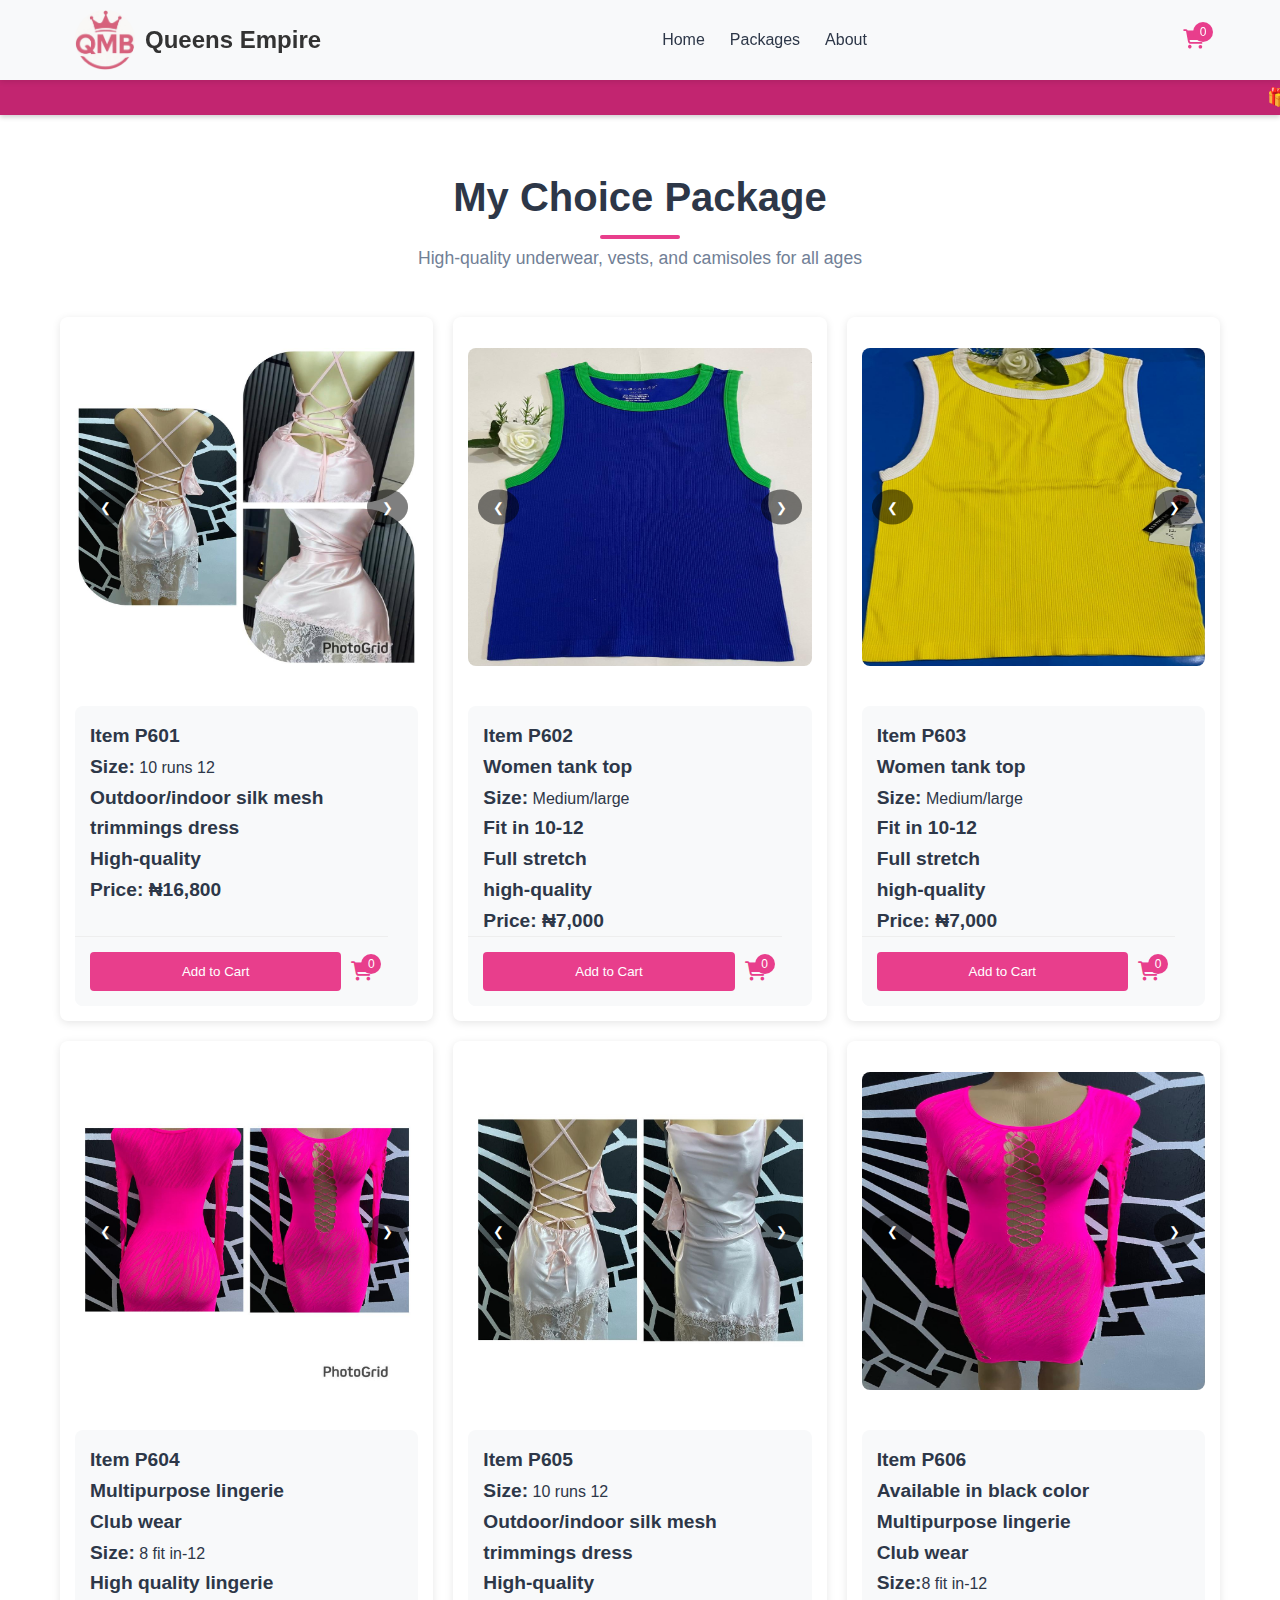
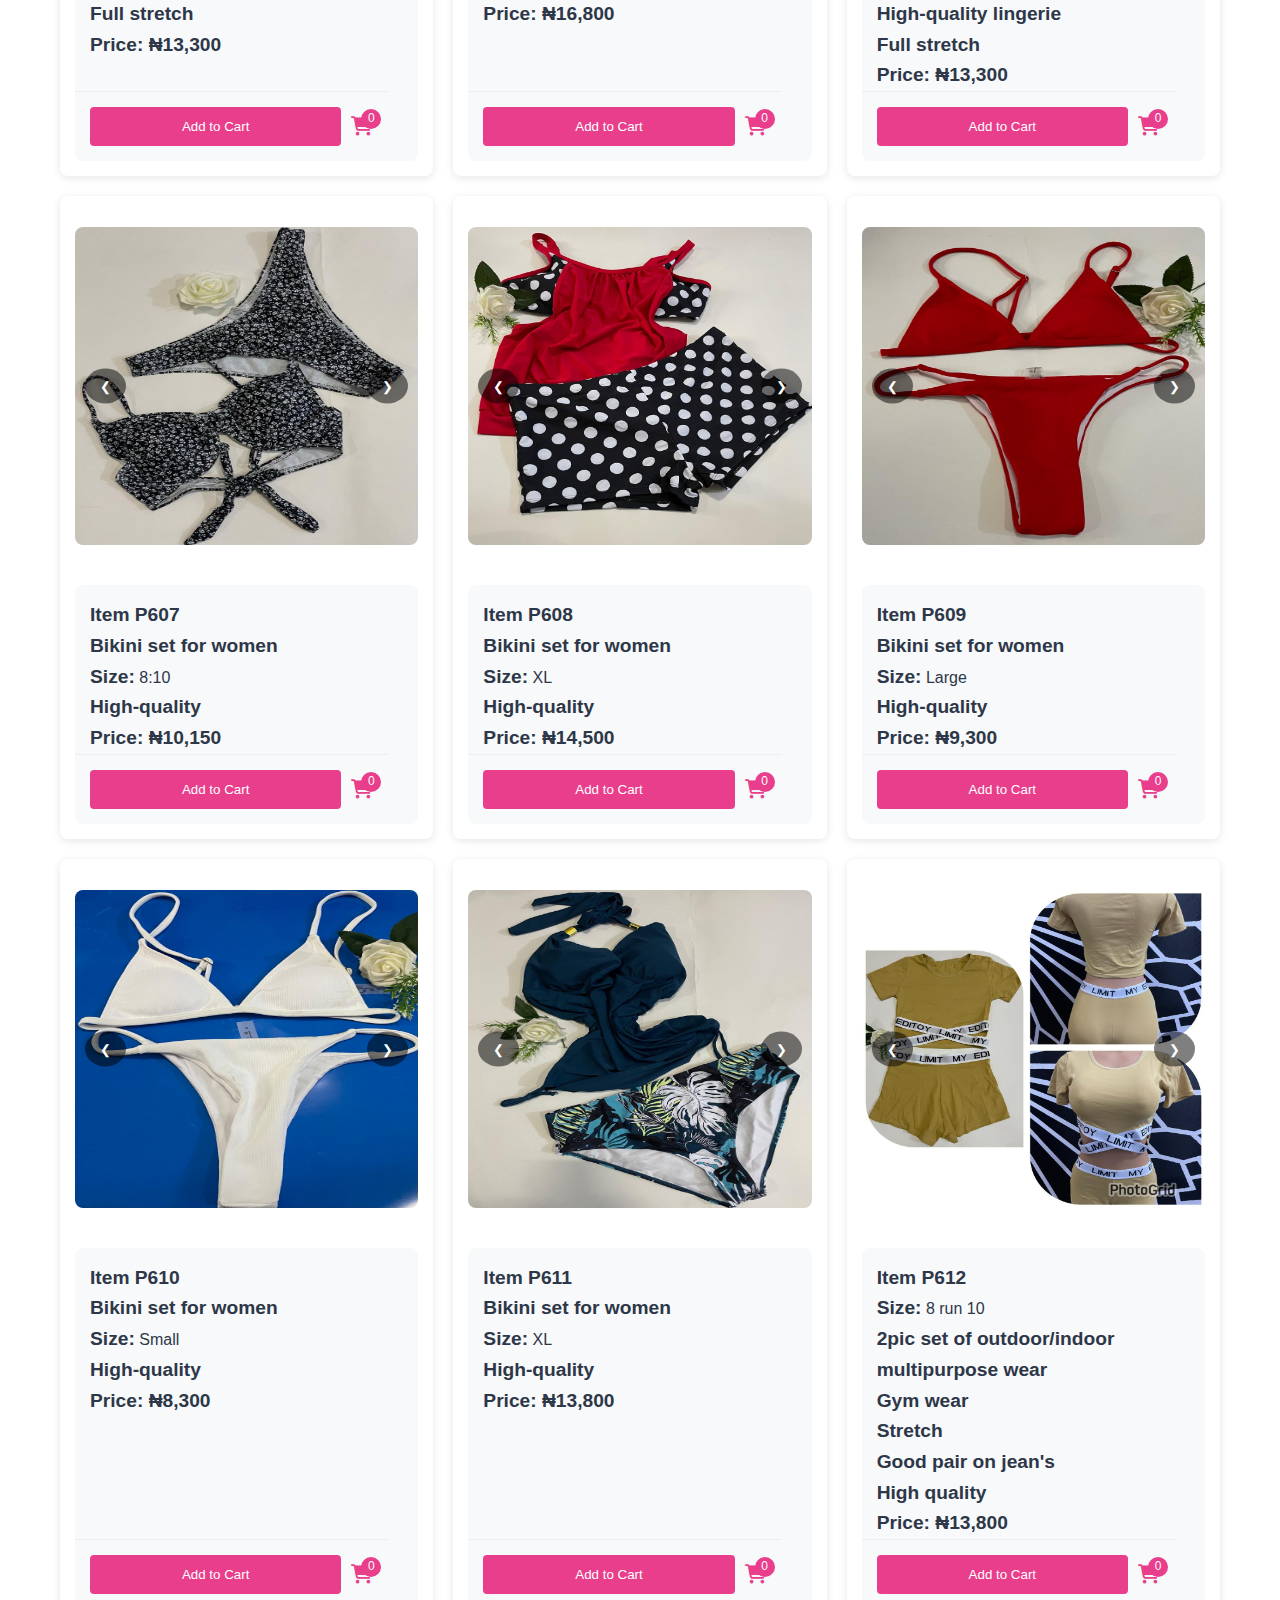
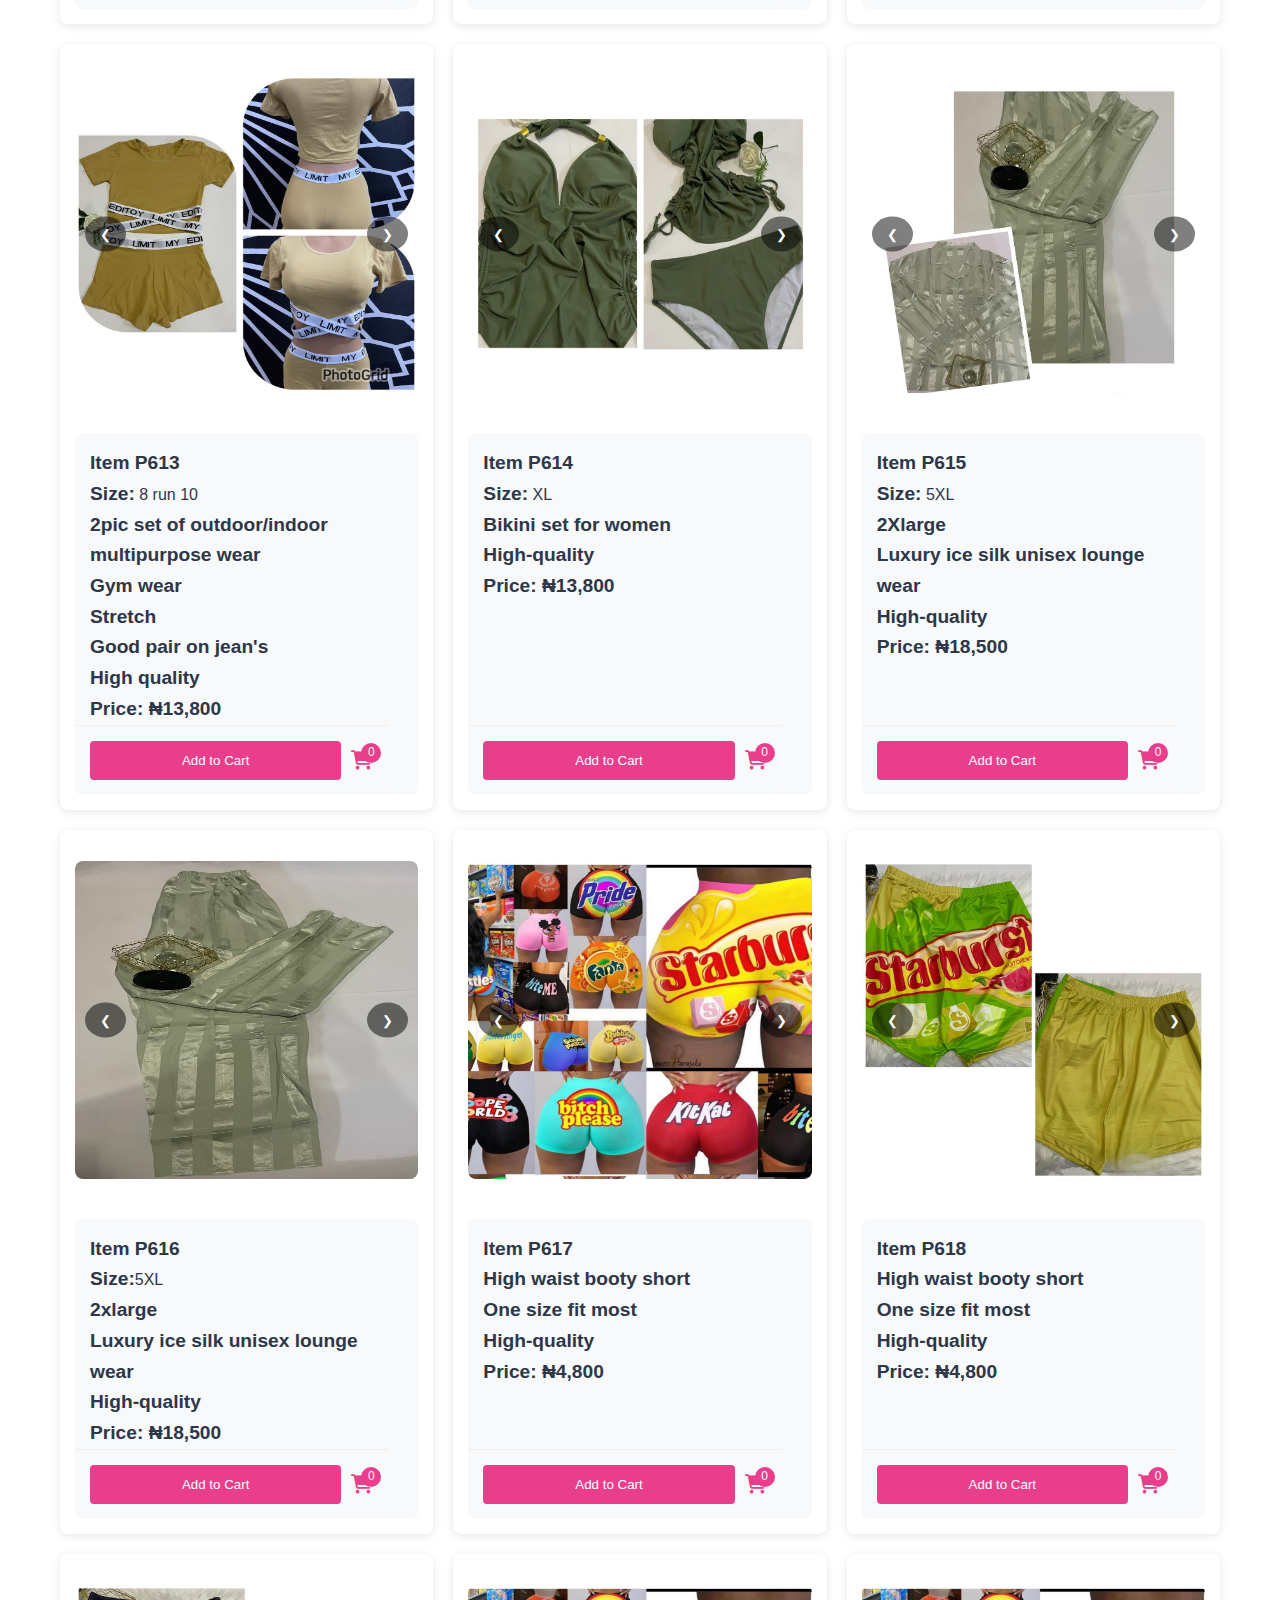
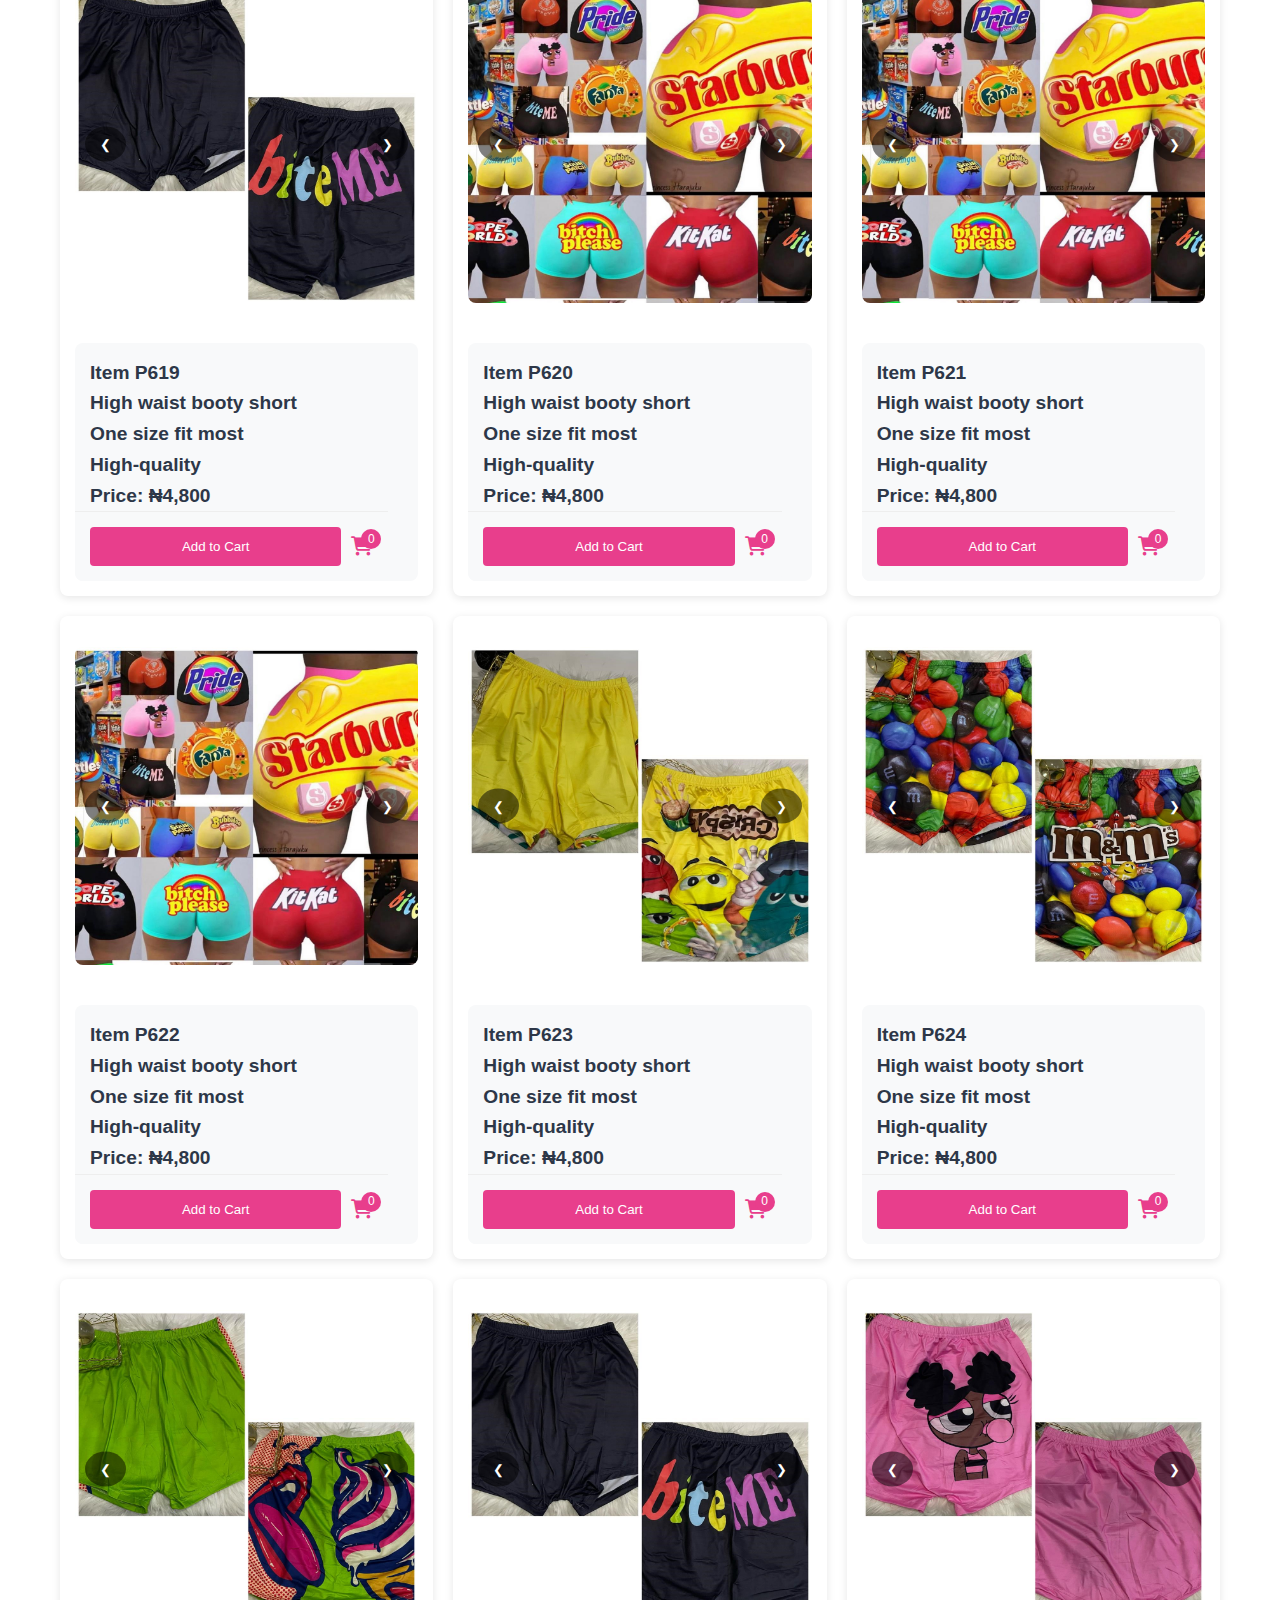
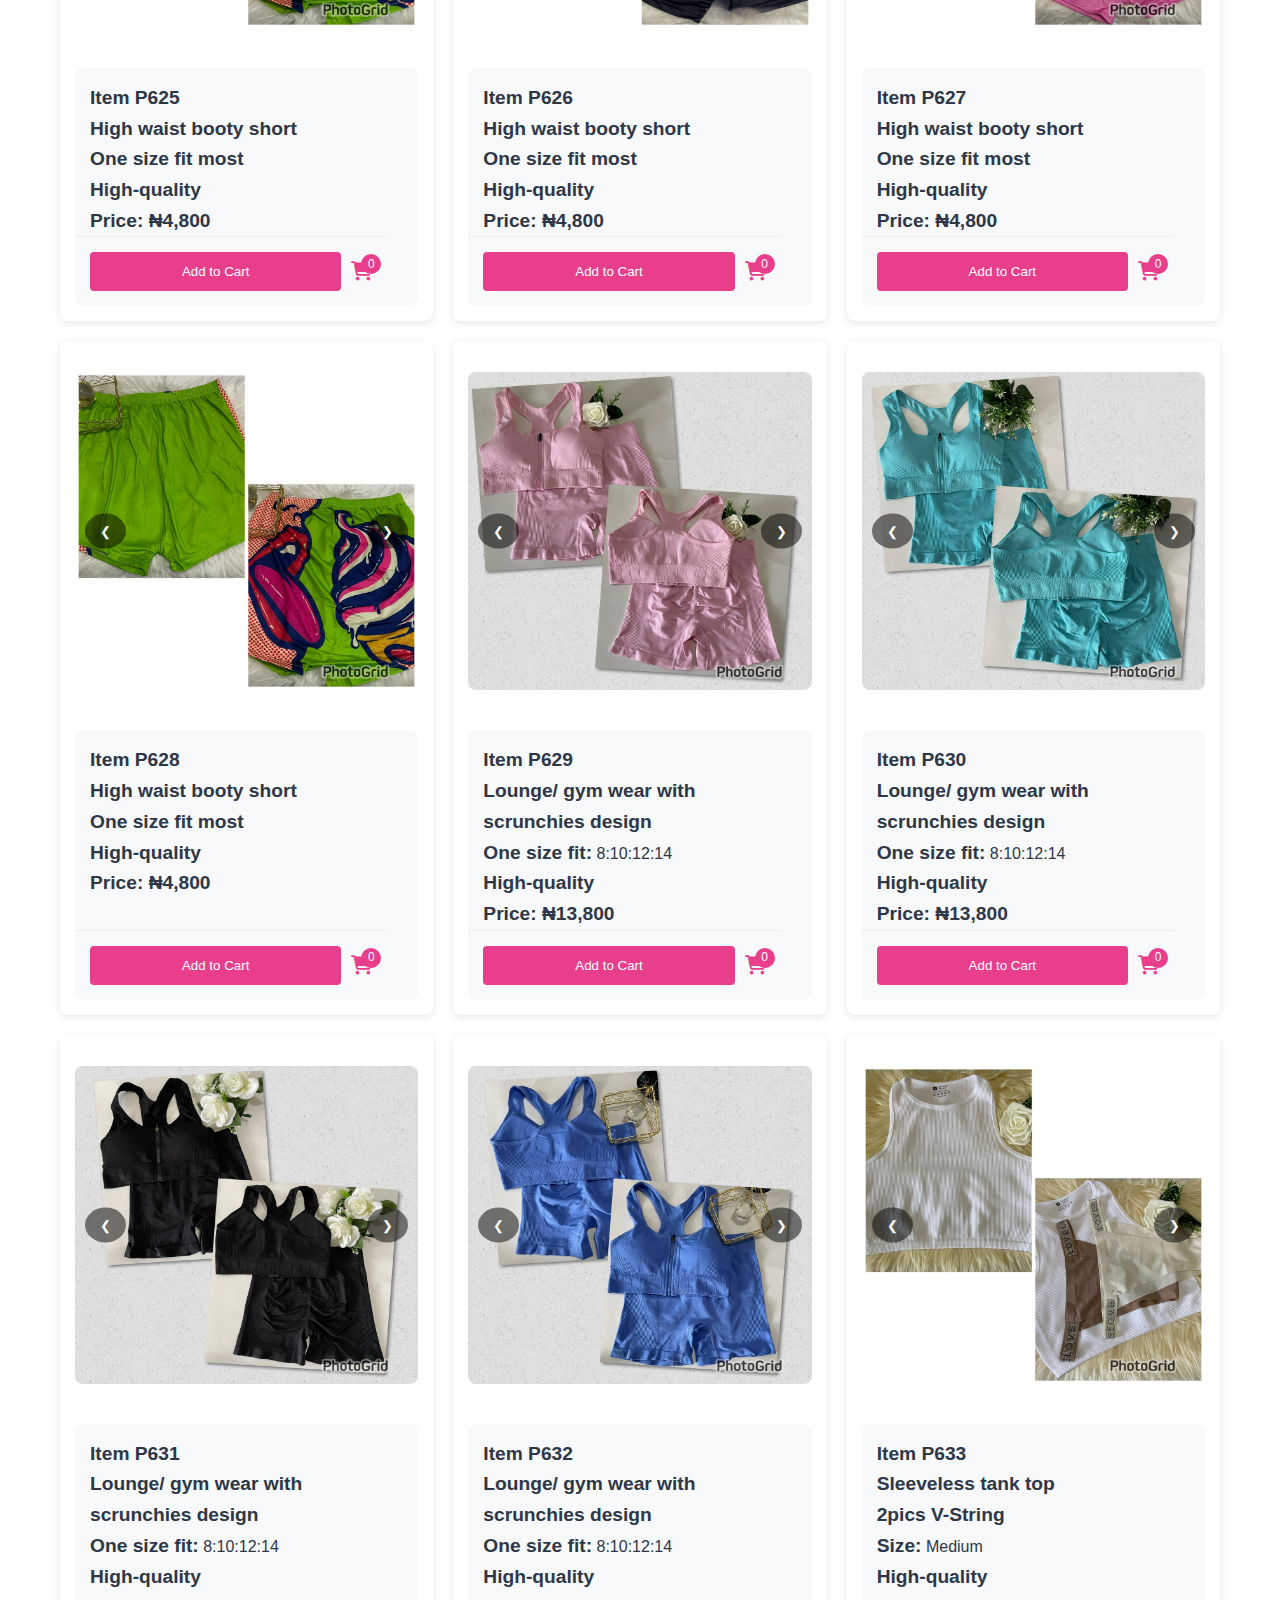
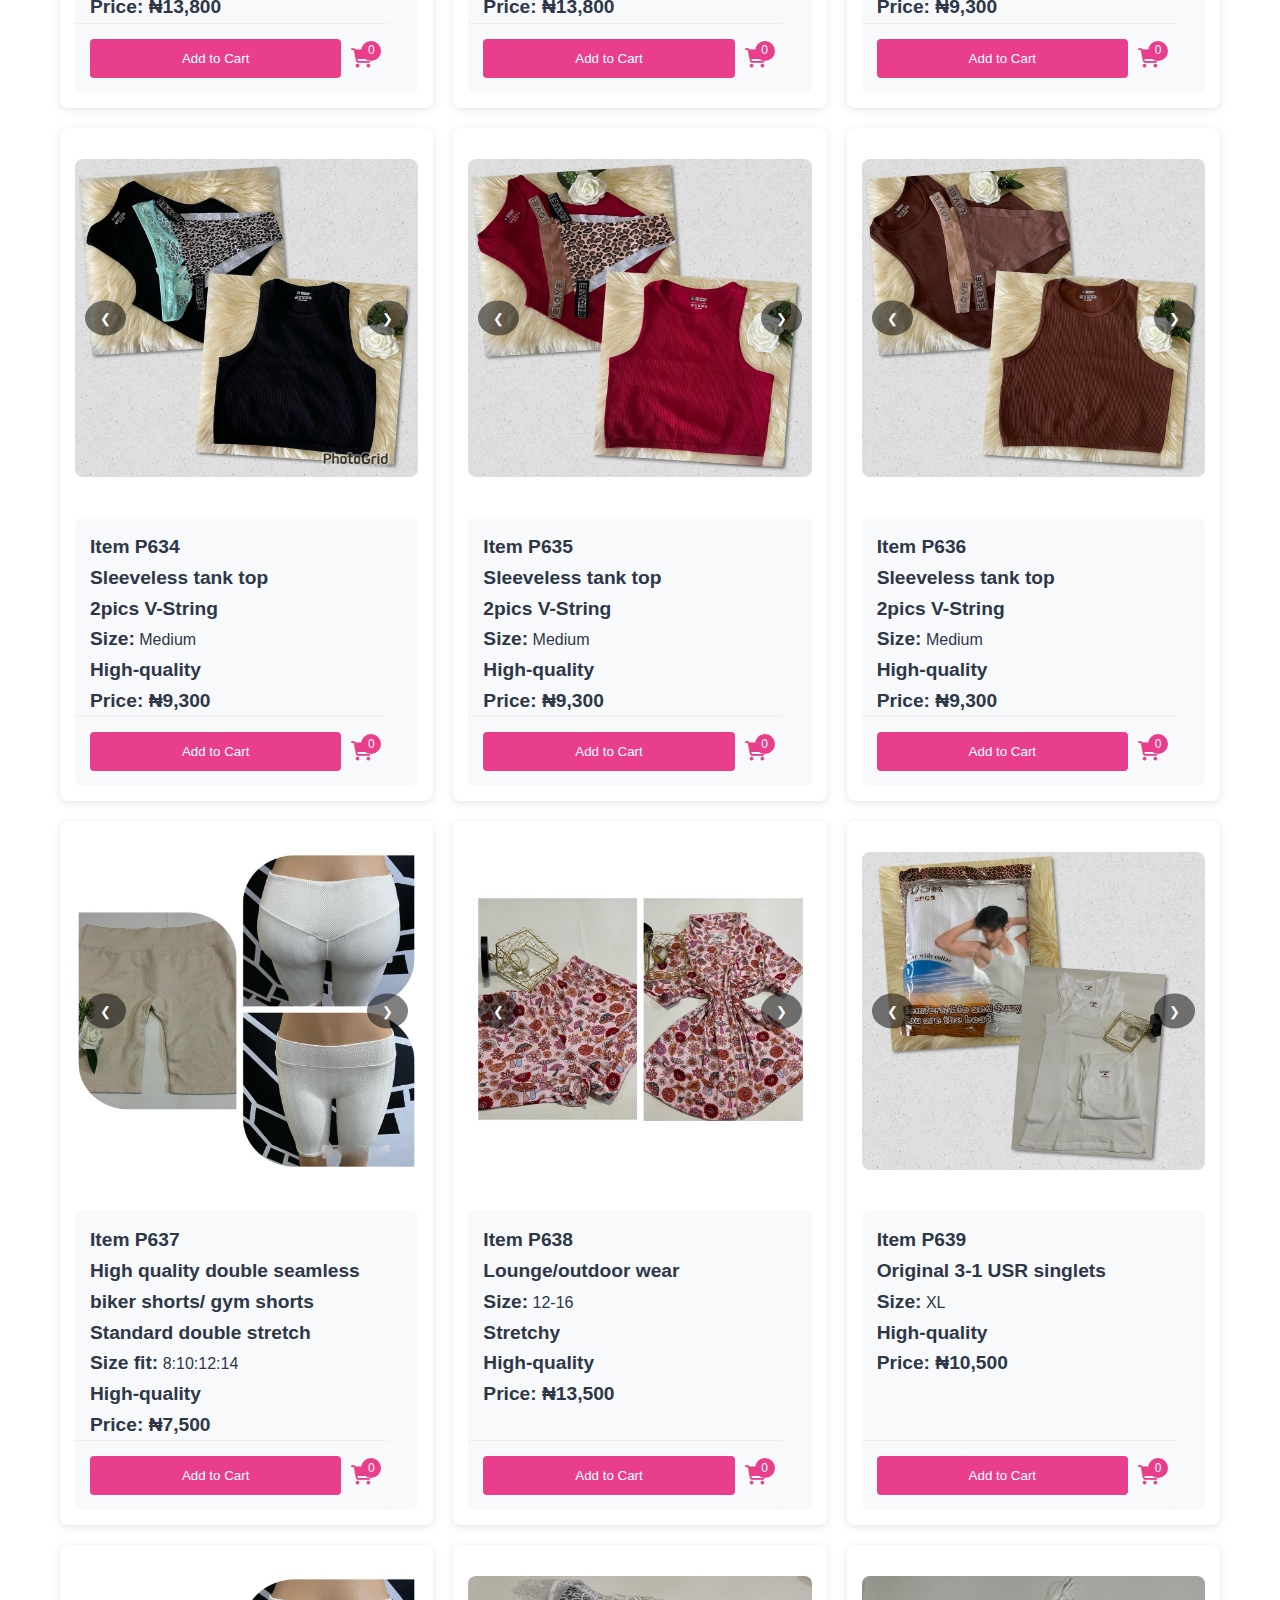
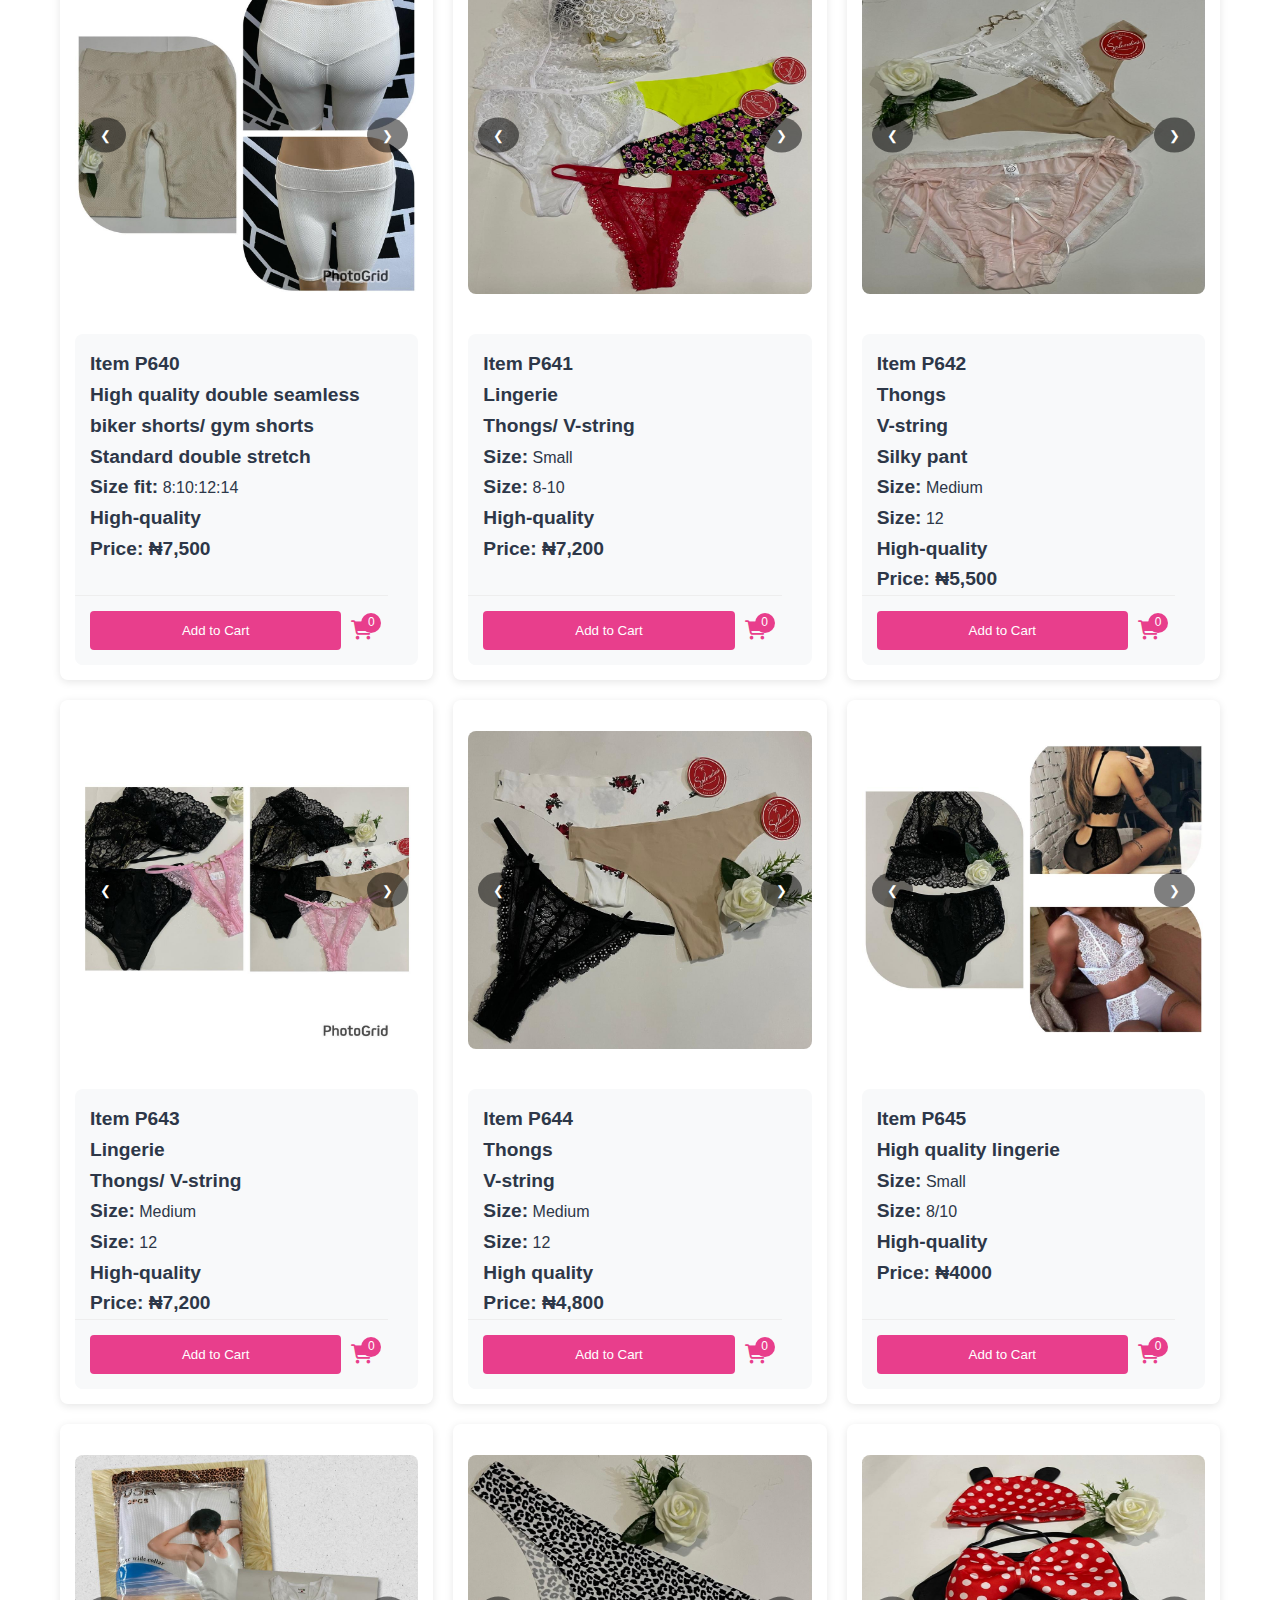
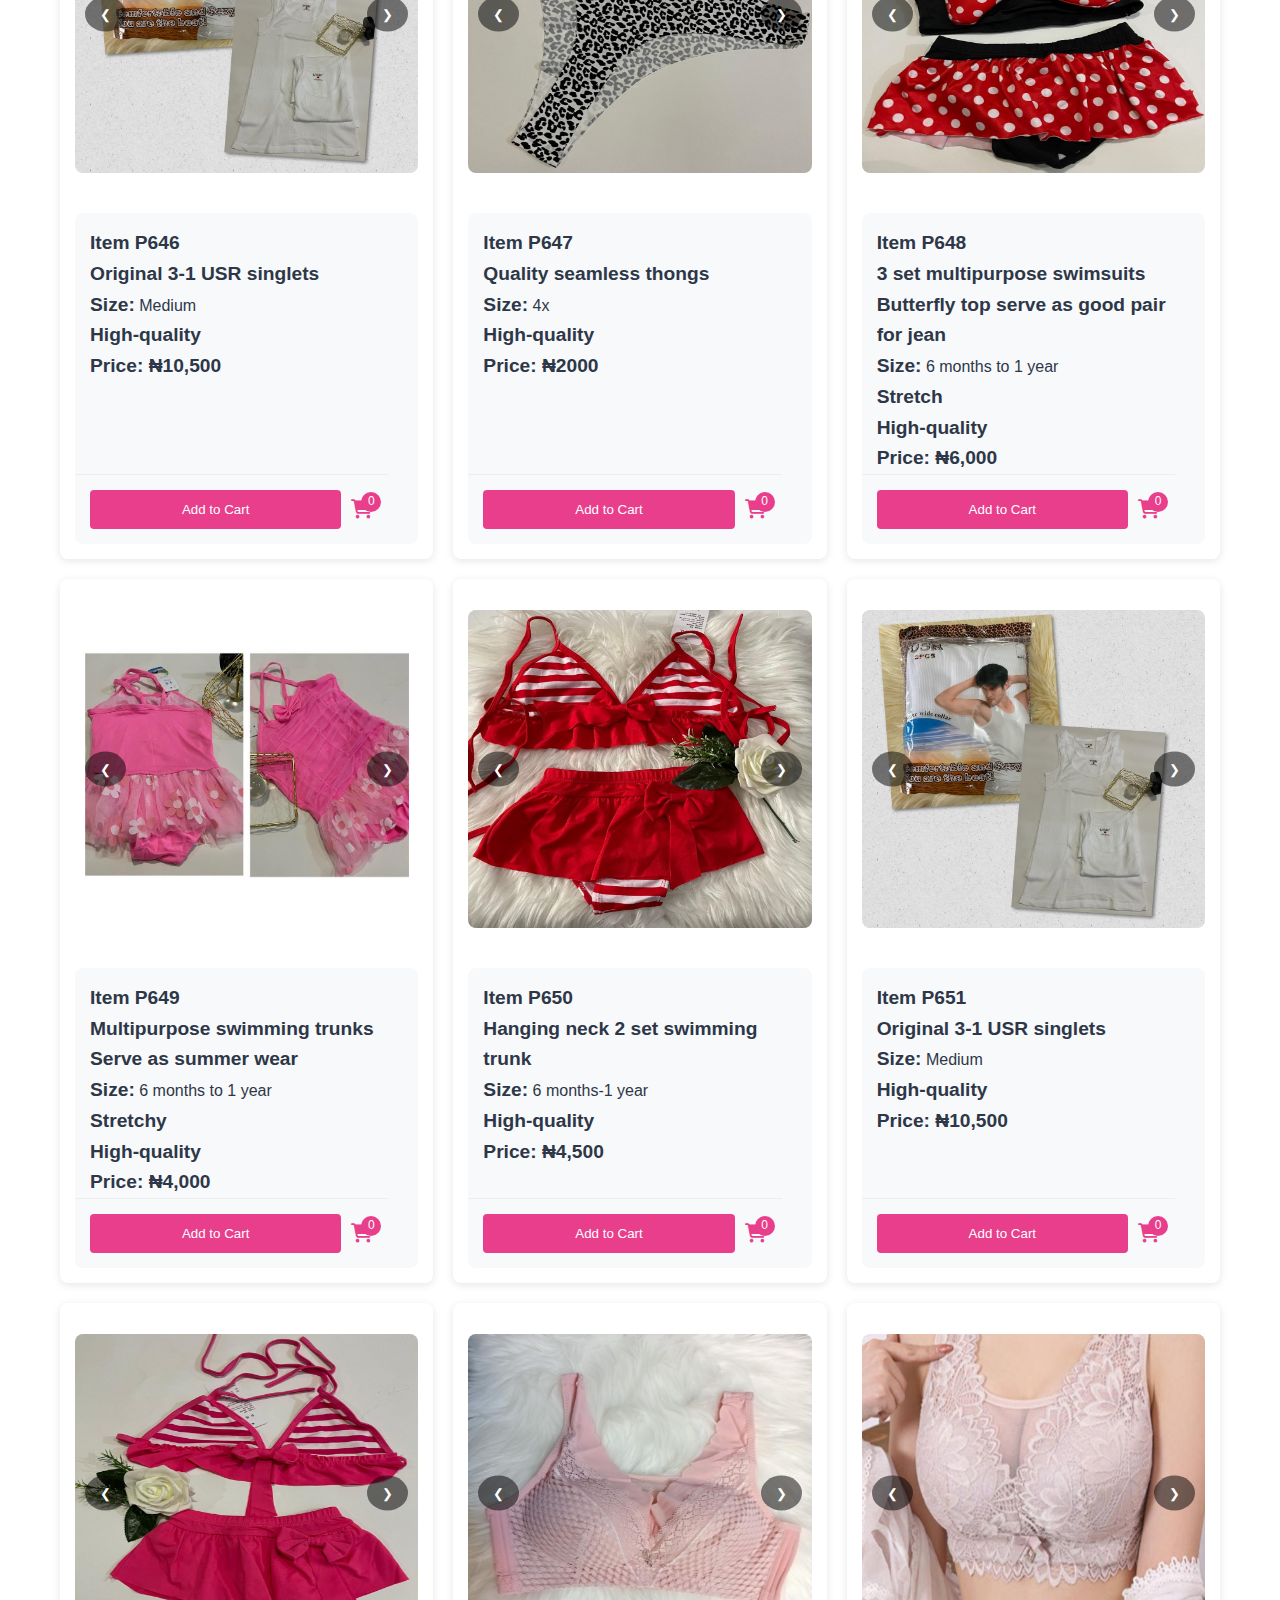
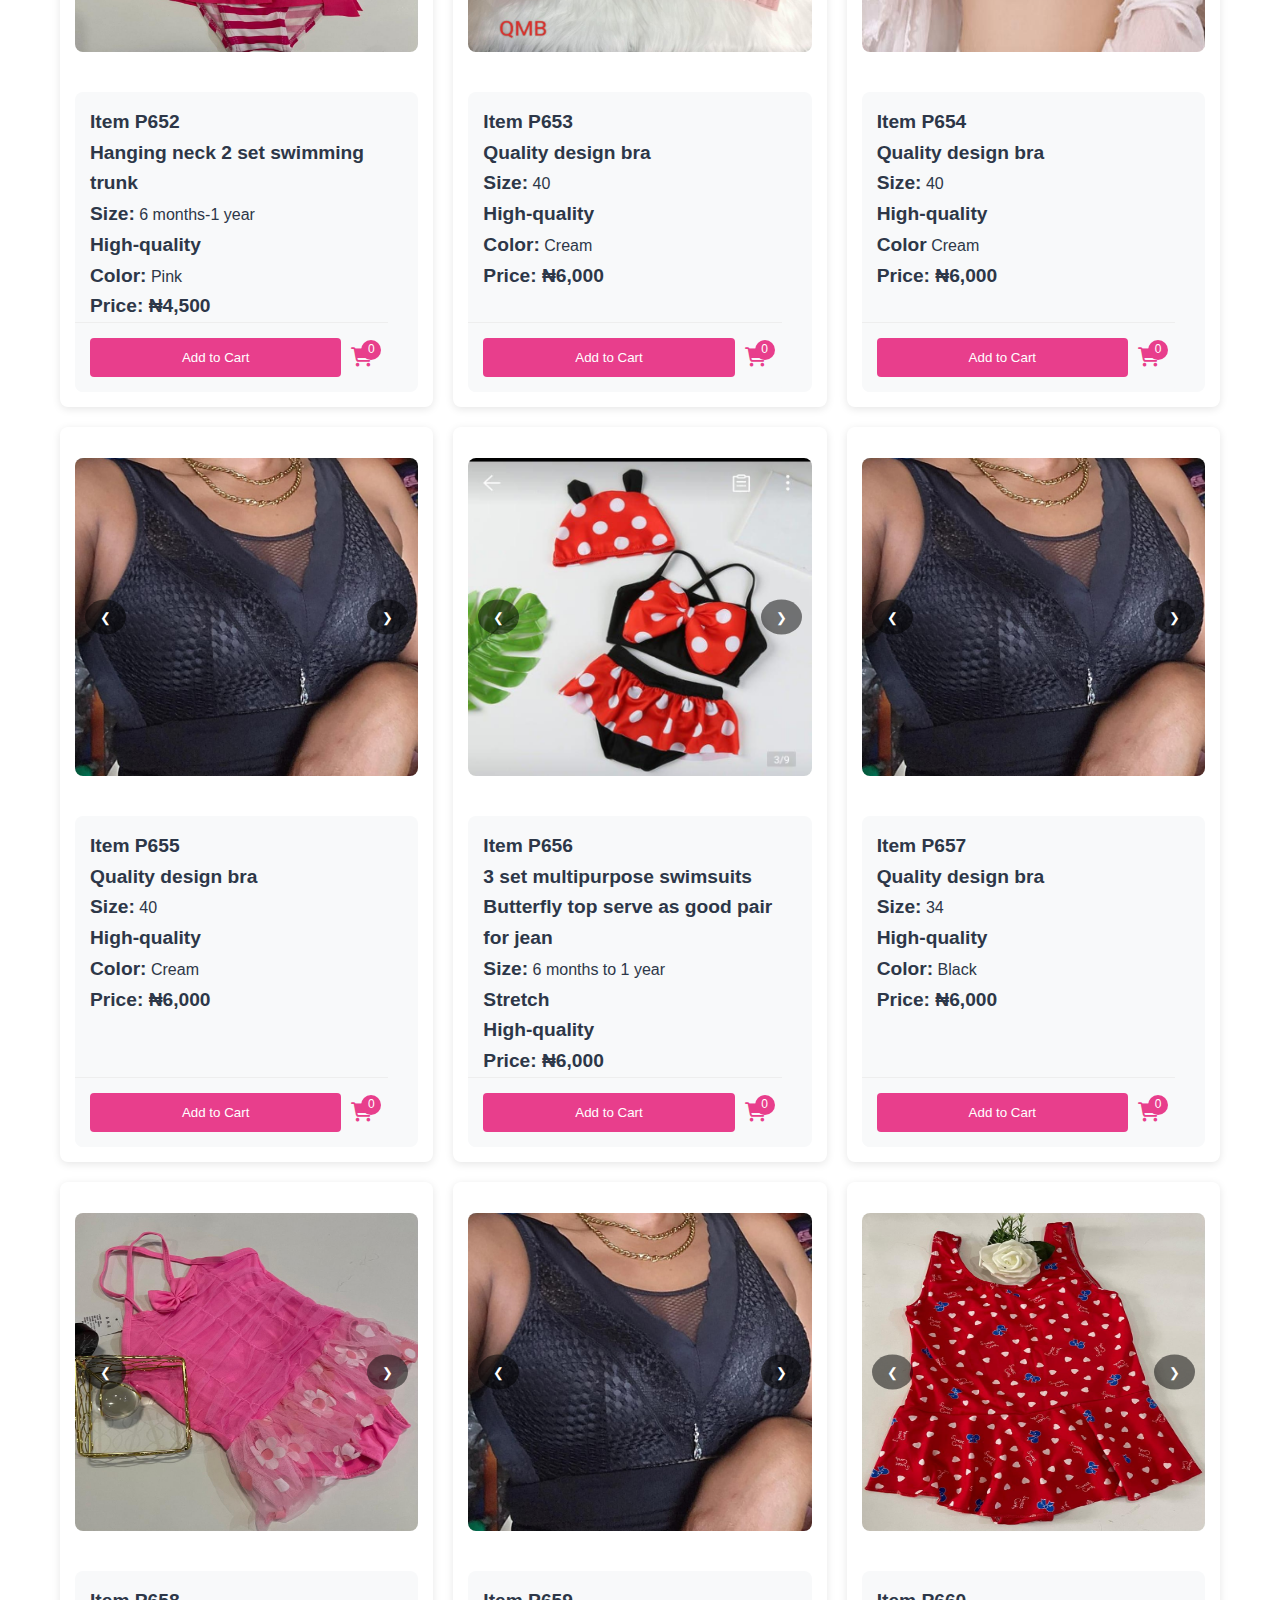
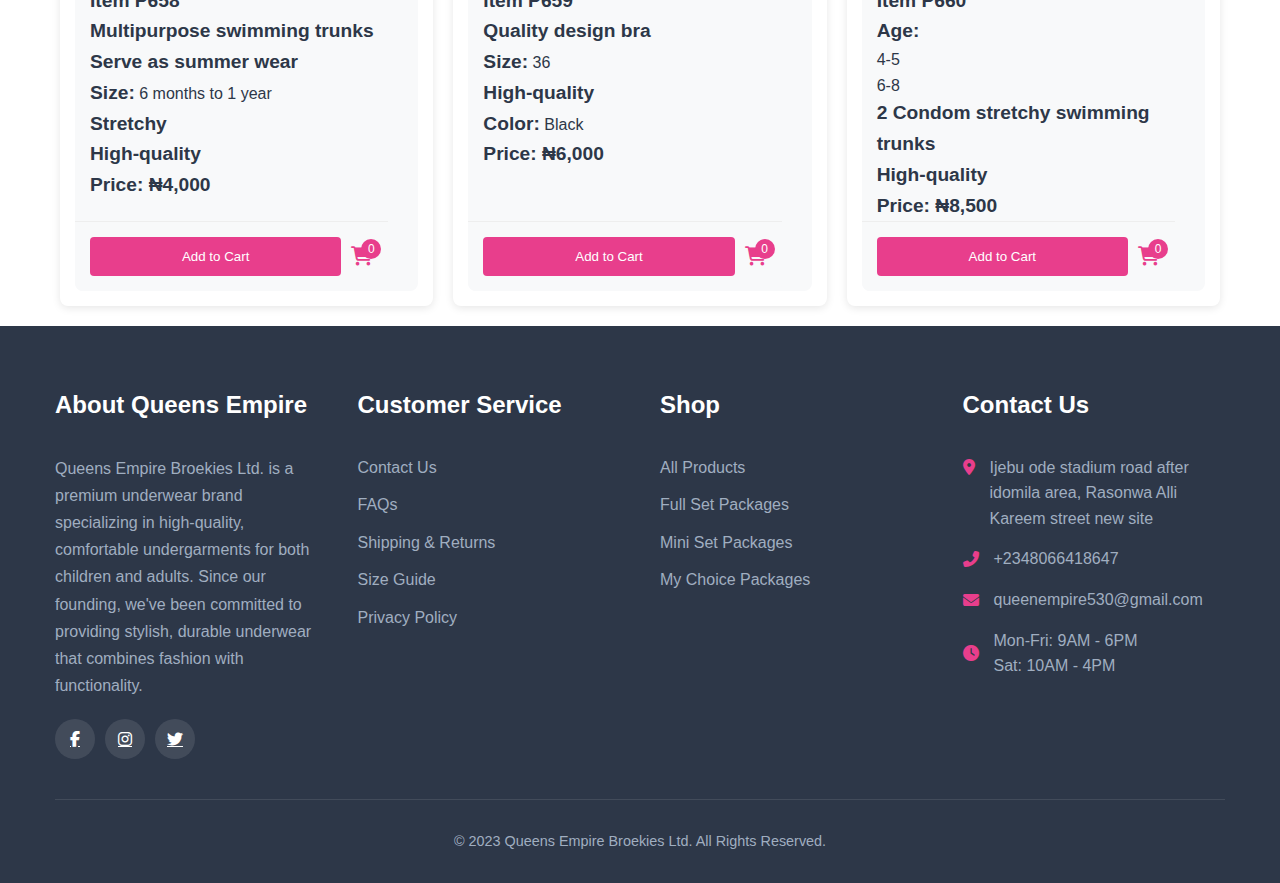
<file: mychoice.html>
<!DOCTYPE html>
<html lang="en">
<head>
    <meta charset="UTF-8">
    <meta name="viewport" content="width=device-width, initial-scale=1.0">
    <title>Queens Empire - Premium Underwear Collections</title>
    <link rel="shortcut icon" href="Asset/logo.jpg" type="image/x-icon">
    <link rel="stylesheet" href="https://cdnjs.cloudflare.com/ajax/libs/font-awesome/6.4.2/css/all.min.css">
     <link rel="stylesheet" href="style.css">
     <!-- Marquee style -->
     <style>
      .offer-banner {
        width: 100%;
          background-color: var(--primary-dark);
          color: #ffff;
          padding: 15px;
          font-weight: bold;
          font-size: 18px;
          white-space: nowrap;
          box-shadow: 0 2px 5px rgba(0,0,0,0.2);
          padding: 0.2rem 0.8rem ;
          animation: scrollBanner 15s linear infinite;
          overflow: hidden;
      }
      .offer-marquee{
          display: inline-block;
          padding-left: 100%;
          animation: marquee 15s linear infinite;
      }
      
      @keyframes marquee {
          0% { transform: translateX(0); 
          }
          100% { transform: translateX(-100%); }
      }
      </style>
</head>
<body>
    <!-- Header -->
    <header>
        <div class="container">
          <!-- Header Sidebar-->
            <div class="header-top ">
                <a href="#" class="logo"><img src="Asset/logo.jpg" alt="logo"></i> Queens Empire
                </a>
               <ul class="nav-links">
                    <li><a href="index.html">Home</a></li>
                    <li><a href="index.html#packages">Packages</a></li>
                    <li><a href="mychoice.html#footer">About</a></li>
                </ul>
                        <div class="header-icons">
                          <a href="cart.html" class="cart-icon">
                              <i class="fas fa-shopping-cart"></i>
                              <span class="cart-count">0</span>
                          </a>
                          <button class="menu" aria-label="Open Menu">
                              <i class="fas fa-bars"></i>
                          </button>
                      </div>
            </div>

            <div class="header-top sidebar">
                <button type="button" class="sidebar-cancel" aria-label="Close Sidebar">
                  <i class="fas fa-times"></i>
                </button>
                <ul class="nav-links">
                    <li><a href="index.html">Home</a></li>
                    <li><a href="index.html#packages">Packages</a></li>
                    <li><a href="mychoice.html#footer">About</a></li>
                </ul>
            </div>
        </div>
    </header>
  <div class="offer-banner">
        <div class="offer-marquee">
          🎁 SPECIAL GIFTS OFFERS! 🎁 BUY GOODS WORTH &#8358;30,000 OR MORE AND GET A FREE GIFT!
        </div>
   </div>
    <!-- Products Section -->
    <section id="products" class="container">
        <div class="section-title">
            <h2>My Choice Package</h2>
            <p>High-quality underwear, vests, and camisoles for all ages</p>
        </div>
    </section>
    <!-- Men Custom Package Section -->
     <div class="men-custom">
        <div class="custom-package-card" data-name="Item P601" data-price="16800">
            <div class="custom-slider-wrapper">
              <button class="custom-slider-btn custom-prev">&#10094;</button>
              <div class="custom-slider-images">
                <img src="Asset/FSPWOMEN/FSPWOMEN_151.jpg" alt="FSPWOMEN_84" class="custom-slider-img custom-active">
                <img src="Asset/FSPWOMEN/FSPWOMEN_152.jpg" alt="FSPWOMEN_109" class="custom-slider-img">
              </div>
              <button class="custom-slider-btn custom-next">&#10095;</button>
            </div>
            <div class="custom-package-info">
              <p><strong>Item P601</strong></p>
              <p><strong>Size:</strong> 10 runs 12</p>
              <p><strong>Outdoor/indoor silk mesh trimmings dress</strong></p>
              <p><strong>High-quality</strong></p>
              <p><strong>Price: &#8358;16,800 </strong></p>
              <div class="custom-card-actions">
                <button class="add-to-cart">Add to Cart</button>
                <a href="cart.html" class="cart-icon">
                  <i class="fas fa-shopping-cart"></i>
                  <span class="cart-count">0</span>
                </a>
              </div>
            </div>
          </div>

          <div class="custom-package-card" data-name="Item P602" data-price="7000">
            <div class="custom-slider-wrapper">
              <button class="custom-slider-btn custom-prev">&#10094;</button>
              <div class="custom-slider-images">
                <img src="Asset/FSPWOMEN/FSPWOMEN_154.jpg" alt="FSPWOMEN_84" class="custom-slider-img custom-active">
              </div>
              <button class="custom-slider-btn custom-next">&#10095;</button>
            </div>
            <div class="custom-package-info">
              <p><strong>Item P602</strong></p>
              <p><strong>Women tank top</strong></p>
              <p><strong>Size:</strong> Medium/large</p>
              <p><strong>Fit in 10-12</strong></p>
              <p><strong>Full stretch</strong></p>
              <p><strong>high-quality</strong></p>
              <p><strong>Price: &#8358;7,000 </strong></p>
              <div class="custom-card-actions">
                <button class="add-to-cart">Add to Cart</button>
                <a href="cart.html" class="cart-icon">
                  <i class="fas fa-shopping-cart"></i>
                  <span class="cart-count">0</span>
                </a>
              </div>
            </div>
          </div>

          <div class="custom-package-card" data-name="Item P603" data-price="7000">
            <div class="custom-slider-wrapper">
              <button class="custom-slider-btn custom-prev">&#10094;</button>
              <div class="custom-slider-images">
                <img src="Asset/FSPWOMEN/FSPWOMEN_155.jpg" alt="FSPWOMEN_84" class="custom-slider-img custom-active">
              </div>
              <button class="custom-slider-btn custom-next">&#10095;</button>
            </div>
            <div class="custom-package-info">
              <p><strong>Item P603</strong></p>
              <p><strong>Women tank top</strong></p>
              <p><strong>Size:</strong> Medium/large</p>
              <p><strong>Fit in 10-12</strong></p>
              <p><strong>Full stretch</strong></p>
              <p><strong>high-quality</strong></p>
              <p><strong>Price: &#8358;7,000 </strong></p>
              <div class="custom-card-actions">
                <button class="add-to-cart">Add to Cart</button>
                <a href="cart.html" class="cart-icon">
                  <i class="fas fa-shopping-cart"></i>
                  <span class="cart-count">0</span>
                </a>
              </div>
            </div>
          </div>

          <div class="custom-package-card" data-name="Item P604" data-price="13300">
            <div class="custom-slider-wrapper">
              <button class="custom-slider-btn custom-prev">&#10094;</button>
              <div class="custom-slider-images">
                <img src="Asset/FSPWOMEN/FSPWOMEN_156.jpg" alt="FSPWOMEN_84" class="custom-slider-img custom-active">
                <img src="Asset/FSPWOMEN/FSPWOMEN_157.jpg" alt="FSPWOMEN_109" class="custom-slider-img">
              </div>
              <button class="custom-slider-btn custom-next">&#10095;</button>
            </div>
            <div class="custom-package-info">
              <p><strong>Item P604</strong></p>
              <p><strong>Multipurpose lingerie</strong></p>
              <p><strong>Club wear</strong></p>
              <p><strong>Size:</strong> 8 fit in-12</p>
              <p><strong>High quality lingerie</strong></p>
              <p><strong>Full stretch</strong></p>
              <p><strong>Price: &#8358;13,300 </strong></p>
              <div class="custom-card-actions">
                <button class="add-to-cart">Add to Cart</button>
                <a href="cart.html" class="cart-icon">
                  <i class="fas fa-shopping-cart"></i>
                  <span class="cart-count">0</span>
                </a>
              </div>
            </div>
          </div>


          <div class="custom-package-card" data-name="Item P605" data-price="16800">
            <div class="custom-slider-wrapper">
              <button class="custom-slider-btn custom-prev">&#10094;</button>
              <div class="custom-slider-images">
                <img src="Asset/FSPWOMEN/FSPWOMEN_158.jpg" alt="FSPWOMEN_84" class="custom-slider-img custom-active">
                <img src="Asset/FSPWOMEN/FSPWOMEN_159.jpg" alt="FSPWOMEN_109" class="custom-slider-img">
                <img src="Asset/FSPWOMEN/FSPWOMEN_160.jpg" alt="FSPWOMEN_124" class="custom-slider-img">
              </div>
              <button class="custom-slider-btn custom-next">&#10095;</button>
            </div>
            <div class="custom-package-info">
              <p><strong>Item P605</strong></p>
              <p><strong>Size:</strong> 10 runs 12</p>
              <p><strong>Outdoor/indoor silk mesh trimmings dress</strong></p>
              <p><strong>High-quality</strong></p>
              <p><strong>Price: &#8358;16,800 </strong></p>
              <div class="custom-card-actions">
                <button class="add-to-cart">Add to Cart</button>
                <a href="cart.html" class="cart-icon">
                  <i class="fas fa-shopping-cart"></i>
                  <span class="cart-count">0</span>
                </a>
              </div>
            </div>
          </div>

          <div class="custom-package-card" data-name="Item P606" data-price="13300">
            <div class="custom-slider-wrapper">
              <button class="custom-slider-btn custom-prev">&#10094;</button>
              <div class="custom-slider-images">
                <img src="Asset/FSPWOMEN/FSPWOMEN_157.jpg" alt="FSPWOMEN_84" class="custom-slider-img custom-active">
                <img src="Asset/FSPWOMEN/FSPWOMEN_161.jpg" alt="FSPWOMEN_109" class="custom-slider-img">
              </div>
              <button class="custom-slider-btn custom-next">&#10095;</button>
            </div>
            <div class="custom-package-info">
              <p><strong>Item P606</strong></p>
              <p><strong>Available in black color</strong></p>
              <p><strong>Multipurpose lingerie </strong></p>
              <p><strong>Club wear </strong></p>
              <p><strong>Size:</strong>8 fit in-12</p>
              <p><strong>High-quality lingerie</strong></p>
              <p><strong>Full stretch</strong></p>
              <p><strong>Price: &#8358;13,300 </strong></p>
              <div class="custom-card-actions">
                <button class="add-to-cart">Add to Cart</button>
                <a href="cart.html" class="cart-icon">
                  <i class="fas fa-shopping-cart"></i>
                  <span class="cart-count">0</span>
                </a>
              </div>
            </div>
          </div>

          <div class="custom-package-card" data-name="Item P607" data-price="10150">
            <div class="custom-slider-wrapper">
              <button class="custom-slider-btn custom-prev">&#10094;</button>
              <div class="custom-slider-images">
                <img src="Asset/FSPWOMEN/FSPWOMEN_162.jpg" alt="FSPWOMEN_84" class="custom-slider-img custom-active">
              </div>
              <button class="custom-slider-btn custom-next">&#10095;</button>
            </div>
            <div class="custom-package-info">
              <p><strong>Item P607</strong></p>
              <p><strong>Bikini set for women</strong></p>
              <p><strong>Size:</strong> 8:10</p>
              <p><strong>High-quality</strong></p>
              <p><strong>Price: &#8358;10,150 </strong></p>
              <div class="custom-card-actions">
                <button class="add-to-cart">Add to Cart</button>
                <a href="cart.html" class="cart-icon">
                  <i class="fas fa-shopping-cart"></i>
                  <span class="cart-count">0</span>
                </a>
              </div>
            </div>
          </div>

          <div class="custom-package-card" data-name="Item P608" data-price="14500">
            <div class="custom-slider-wrapper">
              <button class="custom-slider-btn custom-prev">&#10094;</button>
              <div class="custom-slider-images">
                <img src="Asset/FSPWOMEN/FSPWOMEN_163.jpg" alt="FSPWOMEN_84" class="custom-slider-img custom-active">
                <img src="Asset/FSPWOMEN/FSPWOMEN_164.jpg" alt="FSPWOMEN_109" class="custom-slider-img">
              </div>
              <button class="custom-slider-btn custom-next">&#10095;</button>
            </div>
            <div class="custom-package-info">
              <p><strong>Item P608</strong></p>
              <p><strong>Bikini set for women</strong></p>
              <p><strong>Size:</strong> XL</p>
              <p><strong>High-quality</strong></p>
              <p><strong>Price: &#8358;14,500 </strong></p>
              <div class="custom-card-actions">
                <button class="add-to-cart">Add to Cart</button>
                <a href="cart.html" class="cart-icon">
                  <i class="fas fa-shopping-cart"></i>
                  <span class="cart-count">0</span>
                </a>
              </div>
            </div>
          </div>

          <div class="custom-package-card" data-name="Item P609" data-price="9300">
            <div class="custom-slider-wrapper">
              <button class="custom-slider-btn custom-prev">&#10094;</button>
              <div class="custom-slider-images">
                <img src="Asset/FSPWOMEN/FSPWOMEN_165.jpg" alt="FSPWOMEN_84" class="custom-slider-img custom-active">
                <img src="Asset/FSPWOMEN/FSPWOMEN_166.jpg" alt="FSPWOMEN_109" class="custom-slider-img">

              </div>
              <button class="custom-slider-btn custom-next">&#10095;</button>
            </div>
            <div class="custom-package-info">
              <p><strong>Item P609</strong></p>
              <p><strong>Bikini set for women</strong></p>
              <p><strong>Size:</strong> Large</p>
              <p><strong>High-quality</strong></p>
              <p><strong>Price: &#8358;9,300 </strong></p>
              <div class="custom-card-actions">
                <button class="add-to-cart">Add to Cart</button>
                <a href="cart.html" class="cart-icon">
                  <i class="fas fa-shopping-cart"></i>
                  <span class="cart-count">0</span>
                </a>
              </div>
            </div>
          </div>

          <div class="custom-package-card" data-name="Item P610" data-price="8300">
            <div class="custom-slider-wrapper">
              <button class="custom-slider-btn custom-prev">&#10094;</button>
              <div class="custom-slider-images">
                <img src="Asset/FSPWOMEN/FSPWOMEN_167.jpg" alt="FSPWOMEN_84" class="custom-slider-img custom-active">

              </div>
              <button class="custom-slider-btn custom-next">&#10095;</button>
            </div>
            <div class="custom-package-info">
              <p><strong>Item P610</strong></p>
              <p><strong>Bikini set for women</strong></p>
              <p><strong>Size:</strong> Small</p>
              <p><strong>High-quality</strong></p>
              <p><strong>Price: &#8358;8,300 </strong></p>
              <div class="custom-card-actions">
                <button class="add-to-cart">Add to Cart</button>
                <a href="cart.html" class="cart-icon">
                  <i class="fas fa-shopping-cart"></i>
                  <span class="cart-count">0</span>
                </a>
              </div>
            </div>
          </div>

          <div class="custom-package-card" data-name="Item P611" data-price="13800">
            <div class="custom-slider-wrapper">
              <button class="custom-slider-btn custom-prev">&#10094;</button>
              <div class="custom-slider-images">
                <img src="Asset/FSPWOMEN/FSPWOMEN_168.jpg" alt="FSPWOMEN_84" class="custom-slider-img custom-active">
                <img src="Asset/FSPWOMEN/FSPWOMEN_169.jpg" alt="FSPWOMEN_84" class="custom-slider-img">

              </div>
              <button class="custom-slider-btn custom-next">&#10095;</button>
            </div>
            <div class="custom-package-info">
              <p><strong>Item P611</strong></p>
              <p><strong>Bikini set for women</strong></p>
              <p><strong>Size:</strong> XL</p>
              <p><strong>High-quality</strong></p>
              <p><strong>Price: &#8358;13,800 </strong></p>
              <div class="custom-card-actions">
                <button class="add-to-cart">Add to Cart</button>
                <a href="cart.html" class="cart-icon">
                  <i class="fas fa-shopping-cart"></i>
                  <span class="cart-count">0</span>
                </a>
              </div>
            </div>
          </div>

          <div class="custom-package-card" data-name="Item P612" data-price="13800">
            <div class="custom-slider-wrapper">
              <button class="custom-slider-btn custom-prev">&#10094;</button>
              <div class="custom-slider-images">
                <img src="Asset/FSPWOMEN/FSPWOMEN_170.jpg" alt="FSPWOMEN_84" class="custom-slider-img custom-active">
              </div>
              <button class="custom-slider-btn custom-next">&#10095;</button>
            </div>
            <div class="custom-package-info">
              <p><strong>Item P612</strong></p>
              <p><strong>Size:</strong> 8 run 10</p>
              <p><strong>2pic set of outdoor/indoor multipurpose wear</strong></p>
              <p><strong>Gym wear</strong></p>
              <p><strong>Stretch</strong></p>
              <p><strong>Good pair on jean's</strong></p>
              <p><strong>High quality</strong></p>
              <p><strong>Price: &#8358;13,800 </strong></p>
              <div class="custom-card-actions">
                <button class="add-to-cart">Add to Cart</button>
                <a href="cart.html" class="cart-icon">
                  <i class="fas fa-shopping-cart"></i>
                  <span class="cart-count">0</span>
                </a>
              </div>
            </div>
          </div> 

          <div class="custom-package-card" data-name="Item P613" data-price="13800">
            <div class="custom-slider-wrapper">
              <button class="custom-slider-btn custom-prev">&#10094;</button>
              <div class="custom-slider-images">
                <img src="Asset/FSPWOMEN/FSPWOMEN_170.jpg" alt="FSPWOMEN_84" class="custom-slider-img custom-active">
              </div>
              <button class="custom-slider-btn custom-next">&#10095;</button>
            </div>
            <div class="custom-package-info">
              <p><strong>Item P613</strong></p>
              <p><strong>Size:</strong> 8 run 10</p>
              <p><strong>2pic set of outdoor/indoor multipurpose wear</strong></p>
              <p><strong>Gym wear</strong></p>
              <p><strong>Stretch</strong></p>
              <p><strong>Good pair on jean's</strong></p>
              <p><strong>High quality</strong></p>
              <p><strong>Price: &#8358;13,800 </strong></p>
              <div class="custom-card-actions">
                <button class="add-to-cart">Add to Cart</button>
                <a href="cart.html" class="cart-icon">
                  <i class="fas fa-shopping-cart"></i>
                  <span class="cart-count">0</span>
                </a>
              </div>
            </div>
          </div>          

          <div class="custom-package-card" data-name="Item P614" data-price="13800">
            <div class="custom-slider-wrapper">
              <button class="custom-slider-btn custom-prev">&#10094;</button>
              <div class="custom-slider-images">
                <img src="Asset/FSPWOMEN/FSPWOMEN_173.jpg" alt="FSPWOMEN_84" class="custom-slider-img custom-active">
              </div>
              <button class="custom-slider-btn custom-next">&#10095;</button>
            </div>
            <div class="custom-package-info">
              <p><strong>Item P614</strong></p>
              <p><strong>Size:</strong> XL</p>
              <p><strong>Bikini set for women</strong></p>
              <p><strong>High-quality</strong></p>
              <p><strong>Price: &#8358;13,800 </strong></p>
              <div class="custom-card-actions">
                <button class="add-to-cart">Add to Cart</button>
                <a href="cart.html" class="cart-icon">
                  <i class="fas fa-shopping-cart"></i>
                  <span class="cart-count">0</span>
                </a>
              </div>
            </div>
          </div>

          <div class="custom-package-card" data-name="Item P615" data-price="18500">
            <div class="custom-slider-wrapper">
              <button class="custom-slider-btn custom-prev">&#10094;</button>
              <div class="custom-slider-images">
                <img src="Asset/FSPWOMEN/FSPWOMEN_171.jpg" alt="FSPWOMEN_84" class="custom-slider-img custom-active">
                <img src="Asset/FSPWOMEN/FSPWOMEN_235.jpg" alt="FSPWOMEN_84" class="custom-slider-img">
                <img src="Asset/FSPWOMEN/FSPWOMEN_234.jpg" alt="FSPWOMEN_84" class="custom-slider-img">
              </div>
              <button class="custom-slider-btn custom-next">&#10095;</button>
            </div>
            <div class="custom-package-info">
              <p><strong>Item P615</strong></p>
              <p><strong>Size:</strong> 5XL</p>
              <p><strong>2Xlarge</strong></p>
              <p><strong>Luxury ice silk unisex lounge wear</strong></p>
              <p><strong>High-quality</strong></p>
              <p><strong>Price: &#8358;18,500 </strong></p>
              <div class="custom-card-actions">
                <button class="add-to-cart">Add to Cart</button>
                <a href="cart.html" class="cart-icon">
                  <i class="fas fa-shopping-cart"></i>
                  <span class="cart-count">0</span>
                </a>
              </div>
            </div>
          </div>

          <div class="custom-package-card" data-name="Item P616" data-price="18500">
            <div class="custom-slider-wrapper">
              <button class="custom-slider-btn custom-prev">&#10094;</button>
              <div class="custom-slider-images">
                <img src="Asset/FSPWOMEN/FSPWOMEN_234.jpg" alt="FSPWOMEN_84" class="custom-slider-img custom-active">
                <img src="Asset/FSPWOMEN/FSPWOMEN_236.jpg" alt="FSPWOMEN_84" class="custom-slider-img">
                <img src="Asset/FSPWOMEN/FSPWOMEN_235.jpg" alt="FSPWOMEN_84" class="custom-slider-img">
                <img src="Asset/FSPWOMEN/FSPWOMEN_237.jpg" alt="FSPWOMEN_84" class="custom-slider-img">
                <img src="Asset/FSPWOMEN/FSPWOMEN_238.jpg" alt="FSPWOMEN_84" class="custom-slider-img">
                <img src="Asset/FSPWOMEN/FSPWOMEN_239.jpg" alt="FSPWOMEN_84" class="custom-slider-img">
              </div>
              <button class="custom-slider-btn custom-next">&#10095;</button>
            </div>
            <div class="custom-package-info">
              <p><strong>Item P616</strong></p>
              <p><strong>Size:</strong>5XL</p>
              <p><strong>2xlarge</strong></p>
              <p><strong>Luxury ice silk unisex lounge wear</strong></p>
              <p><strong>High-quality</strong></p>
              <p><strong>Price: &#8358;18,500 </strong></p>
              <div class="custom-card-actions">
                <button class="add-to-cart">Add to Cart</button>
                <a href="cart.html" class="cart-icon">
                  <i class="fas fa-shopping-cart"></i>
                  <span class="cart-count">0</span>
                </a>
              </div>
            </div>
          </div>

          
          <div class="custom-package-card" data-name="Item P617" data-price="4800">
            <div class="custom-slider-wrapper">
              <button class="custom-slider-btn custom-prev">&#10094;</button>
              <div class="custom-slider-images">
                <img src="Asset/FSPWOMEN/FSPWOMEN_210.jpg" alt="FSPWOMEN_84" class="custom-slider-img custom-active">
                <img src="Asset/FSPWOMEN/FSPWOMEN_211.jpg" alt="FSPWOMEN_84" class="custom-slider-img">
              </div>
              <button class="custom-slider-btn custom-next">&#10095;</button>
            </div>
            <div class="custom-package-info">
              <p><strong>Item P617</strong></p>
              <p><strong>High waist booty short</strong></p>
              <p><strong>One size fit most</strong></p>
              <p><strong>High-quality</strong></p>
              <p><strong>Price: &#8358;4,800 </strong></p>
              <div class="custom-card-actions">
                <button class="add-to-cart">Add to Cart</button>
                <a href="cart.html" class="cart-icon">
                  <i class="fas fa-shopping-cart"></i>
                  <span class="cart-count">0</span>
                </a>
              </div>
            </div>
          </div>


          <div class="custom-package-card" data-name="Item P618" data-price="4800">
            <div class="custom-slider-wrapper">
              <button class="custom-slider-btn custom-prev">&#10094;</button>
              <div class="custom-slider-images">
                <img src="Asset/FSPWOMEN/FSPWOMEN_212.jpg" alt="FSPWOMEN_84" class="custom-slider-img custom-active">
                <img src="Asset/FSPWOMEN/FSPWOMEN_213.jpg" alt="FSPWOMEN_84" class="custom-slider-img">
              </div>
              <button class="custom-slider-btn custom-next">&#10095;</button>
            </div>
            <div class="custom-package-info">
              <p><strong>Item P618</strong></p>
              <p><strong>High waist booty short</strong></p>
              <p><strong>One size fit most</strong></p>
              <p><strong>High-quality</strong></p>
              <p><strong>Price: &#8358;4,800 </strong></p>
              <div class="custom-card-actions">
                <button class="add-to-cart">Add to Cart</button>
                <a href="cart.html" class="cart-icon">
                  <i class="fas fa-shopping-cart"></i>
                  <span class="cart-count">0</span>
                </a>
              </div>
            </div>
          </div>

          <div class="custom-package-card" data-name="Item P619" data-price="4800">
            <div class="custom-slider-wrapper">
              <button class="custom-slider-btn custom-prev">&#10094;</button>
              <div class="custom-slider-images">
                <img src="Asset/FSPWOMEN/FSPWOMEN_214.jpg" alt="FSPWOMEN_84" class="custom-slider-img custom-active">
                <img src="Asset/FSPWOMEN/FSPWOMEN_215.jpg" alt="FSPWOMEN_84" class="custom-slider-img">
              </div>
              <button class="custom-slider-btn custom-next">&#10095;</button>
            </div>
            <div class="custom-package-info">
              <p><strong>Item P619</strong></p>
              <p><strong>High waist booty short</strong></p>
              <p><strong>One size fit most</strong></p>
              <p><strong>High-quality</strong></p>
              <p><strong>Price: &#8358;4,800 </strong></p>
              <div class="custom-card-actions">
                <button class="add-to-cart">Add to Cart</button>
                <a href="cart.html" class="cart-icon">
                  <i class="fas fa-shopping-cart"></i>
                  <span class="cart-count">0</span>
                </a>
              </div>
            </div>
          </div>

          <div class="custom-package-card" data-name="Item P620" data-price="4800">
            <div class="custom-slider-wrapper">
              <button class="custom-slider-btn custom-prev">&#10094;</button>
              <div class="custom-slider-images">
                <img src="Asset/FSPWOMEN/FSPWOMEN_216.jpg" alt="FSPWOMEN_84" class="custom-slider-img custom-active">
                <img src="Asset/FSPWOMEN/FSPWOMEN_217.jpg" alt="FSPWOMEN_84" class="custom-slider-img">
              </div>
              <button class="custom-slider-btn custom-next">&#10095;</button>
            </div>
            <div class="custom-package-info">
              <p><strong>Item P620</strong></p>
              <p><strong>High waist booty short</strong></p>
              <p><strong>One size fit most</strong></p>
              <p><strong>High-quality</strong></p>
              <p><strong>Price: &#8358;4,800 </strong></p>
              <div class="custom-card-actions">
                <button class="add-to-cart">Add to Cart</button>
                <a href="cart.html" class="cart-icon">
                  <i class="fas fa-shopping-cart"></i>
                  <span class="cart-count">0</span>
                </a>
              </div>
            </div>
          </div>


          <div class="custom-package-card" data-name="Item P621" data-price="4800">
            <div class="custom-slider-wrapper">
              <button class="custom-slider-btn custom-prev">&#10094;</button>
              <div class="custom-slider-images">
                <img src="Asset/FSPWOMEN/FSPWOMEN_218.jpg" alt="FSPWOMEN_84" class="custom-slider-img custom-active">
                <img src="Asset/FSPWOMEN/FSPWOMEN_219.jpg" alt="FSPWOMEN_84" class="custom-slider-img">
              </div>
              <button class="custom-slider-btn custom-next">&#10095;</button>
            </div>
            <div class="custom-package-info">
              <p><strong>Item P621</strong></p>
              <p><strong>High waist booty short</strong></p>
              <p><strong>One size fit most</strong></p>
              <p><strong>High-quality</strong></p>
              <p><strong>Price: &#8358;4,800 </strong></p>
              <div class="custom-card-actions">
                <button class="add-to-cart">Add to Cart</button>
                <a href="cart.html" class="cart-icon">
                  <i class="fas fa-shopping-cart"></i>
                  <span class="cart-count">0</span>
                </a>
              </div>
            </div>
          </div>

          <div class="custom-package-card" data-name="Item P622" data-price="4800">
            <div class="custom-slider-wrapper">
              <button class="custom-slider-btn custom-prev">&#10094;</button>
              <div class="custom-slider-images">
                <img src="Asset/FSPWOMEN/FSPWOMEN_220.jpg" alt="FSPWOMEN_84" class="custom-slider-img custom-active">
                <img src="Asset/FSPWOMEN/FSPWOMEN_221.jpg" alt="FSPWOMEN_84" class="custom-slider-img">
              </div>
              <button class="custom-slider-btn custom-next">&#10095;</button>
            </div>
            <div class="custom-package-info">
              <p><strong>Item P622</strong></p>
              <p><strong>High waist booty short</strong></p>
              <p><strong>One size fit most</strong></p>
              <p><strong>High-quality</strong></p>
              <p><strong>Price: &#8358;4,800 </strong></p>
              <div class="custom-card-actions">
                <button class="add-to-cart">Add to Cart</button>
                <a href="cart.html" class="cart-icon">
                  <i class="fas fa-shopping-cart"></i>
                  <span class="cart-count">0</span>
                </a>
              </div>
            </div>
          </div>


          <div class="custom-package-card" data-name="Item P623" data-price="4800">
            <div class="custom-slider-wrapper">
              <button class="custom-slider-btn custom-prev">&#10094;</button>
              <div class="custom-slider-images">
                <img src="Asset/FSPWOMEN/FSPWOMEN_222.jpg" alt="FSPWOMEN_84" class="custom-slider-img custom-active">
                <img src="Asset/FSPWOMEN/FSPWOMEN_223.jpg" alt="FSPWOMEN_84" class="custom-slider-img">
              </div>
              <button class="custom-slider-btn custom-next">&#10095;</button>
            </div>
            <div class="custom-package-info">
              <p><strong>Item P623</strong></p>
              <p><strong>High waist booty short</strong></p>
              <p><strong>One size fit most</strong></p>
              <p><strong>High-quality</strong></p>
              <p><strong>Price: &#8358;4,800 </strong></p>
              <div class="custom-card-actions">
                <button class="add-to-cart">Add to Cart</button>
                <a href="cart.html" class="cart-icon">
                  <i class="fas fa-shopping-cart"></i>
                  <span class="cart-count">0</span>
                </a>
              </div>
            </div>
          </div>


          <div class="custom-package-card" data-name="Item P624" data-price="4800">
            <div class="custom-slider-wrapper">
              <button class="custom-slider-btn custom-prev">&#10094;</button>
              <div class="custom-slider-images">
                <img src="Asset/FSPWOMEN/FSPWOMEN_224.jpg" alt="FSPWOMEN_84" class="custom-slider-img custom-active">
                <img src="Asset/FSPWOMEN/FSPWOMEN_225.jpg" alt="FSPWOMEN_84" class="custom-slider-img">
              </div>
              <button class="custom-slider-btn custom-next">&#10095;</button>
            </div>
            <div class="custom-package-info">
              <p><strong>Item P624</strong></p>
              <p><strong>High waist booty short</strong></p>
              <p><strong>One size fit most</strong></p>
              <p><strong>High-quality</strong></p>
              <p><strong>Price: &#8358;4,800 </strong></p>
              <div class="custom-card-actions">
                <button class="add-to-cart">Add to Cart</button>
                <a href="cart.html" class="cart-icon">
                  <i class="fas fa-shopping-cart"></i>
                  <span class="cart-count">0</span>
                </a>
              </div>
            </div>
          </div>


          <div class="custom-package-card" data-name="Item P625" data-price="4800">
            <div class="custom-slider-wrapper">
              <button class="custom-slider-btn custom-prev">&#10094;</button>
              <div class="custom-slider-images">
                <img src="Asset/FSPWOMEN/FSPWOMEN_226.jpg" alt="FSPWOMEN_84" class="custom-slider-img custom-active">
                <img src="Asset/FSPWOMEN/FSPWOMEN_227.jpg" alt="FSPWOMEN_84" class="custom-slider-img">
              </div>
              <button class="custom-slider-btn custom-next">&#10095;</button>
            </div>
            <div class="custom-package-info">
              <p><strong>Item P625</strong></p>
              <p><strong>High waist booty short</strong></p>
              <p><strong>One size fit most</strong></p>
              <p><strong>High-quality</strong></p>
              <p><strong>Price: &#8358;4,800 </strong></p>
              <div class="custom-card-actions">
                <button class="add-to-cart">Add to Cart</button>
                <a href="cart.html" class="cart-icon">
                  <i class="fas fa-shopping-cart"></i>
                  <span class="cart-count">0</span>
                </a>
              </div>
            </div>
          </div>


          <div class="custom-package-card" data-name="Item P626" data-price="4800">
            <div class="custom-slider-wrapper">
              <button class="custom-slider-btn custom-prev">&#10094;</button>
              <div class="custom-slider-images">
                <img src="Asset/FSPWOMEN/FSPWOMEN_228.jpg" alt="FSPWOMEN_84" class="custom-slider-img custom-active">
                <img src="Asset/FSPWOMEN/FSPWOMEN_229.jpg" alt="FSPWOMEN_84" class="custom-slider-img">
              </div>
              <button class="custom-slider-btn custom-next">&#10095;</button>
            </div>
            <div class="custom-package-info">
              <p><strong>Item P626</strong></p>
              <p><strong>High waist booty short</strong></p>
              <p><strong>One size fit most</strong></p>
              <p><strong>High-quality</strong></p>
              <p><strong>Price: &#8358;4,800 </strong></p>
              <div class="custom-card-actions">
                <button class="add-to-cart">Add to Cart</button>
                <a href="cart.html" class="cart-icon">
                  <i class="fas fa-shopping-cart"></i>
                  <span class="cart-count">0</span>
                </a>
              </div>
            </div>
          </div>


          <div class="custom-package-card" data-name="Item P627" data-price="4800">
            <div class="custom-slider-wrapper">
              <button class="custom-slider-btn custom-prev">&#10094;</button>
              <div class="custom-slider-images">
                <img src="Asset/FSPWOMEN/FSPWOMEN_230.jpg" alt="FSPWOMEN_84" class="custom-slider-img custom-active">
                <img src="Asset/FSPWOMEN/FSPWOMEN_231.jpg" alt="FSPWOMEN_84" class="custom-slider-img">
              </div>
              <button class="custom-slider-btn custom-next">&#10095;</button>
            </div>
            <div class="custom-package-info">
              <p><strong>Item P627</strong></p>
              <p><strong>High waist booty short</strong></p>
              <p><strong>One size fit most</strong></p>
              <p><strong>High-quality</strong></p>
              <p><strong>Price: &#8358;4,800 </strong></p>
              <div class="custom-card-actions">
                <button class="add-to-cart">Add to Cart</button>
                <a href="cart.html" class="cart-icon">
                  <i class="fas fa-shopping-cart"></i>
                  <span class="cart-count">0</span>
                </a>
              </div>
            </div>
          </div>


          <div class="custom-package-card" data-name="Item P628" data-price="4800">
            <div class="custom-slider-wrapper">
              <button class="custom-slider-btn custom-prev">&#10094;</button>
              <div class="custom-slider-images">
                <img src="Asset/FSPWOMEN/FSPWOMEN_232.jpg" alt="FSPWOMEN_84" class="custom-slider-img custom-active">
                <img src="Asset/FSPWOMEN/FSPWOMEN_233.jpg" alt="FSPWOMEN_84" class="custom-slider-img">
              </div>
              <button class="custom-slider-btn custom-next">&#10095;</button>
            </div>
            <div class="custom-package-info">
              <p><strong>Item P628</strong></p>
              <p><strong>High waist booty short</strong></p>
              <p><strong>One size fit most</strong></p>
              <p><strong>High-quality</strong></p>
              <p><strong>Price: &#8358;4,800 </strong></p>
              <div class="custom-card-actions">
                <button class="add-to-cart">Add to Cart</button>
                <a href="cart.html" class="cart-icon">
                  <i class="fas fa-shopping-cart"></i>
                  <span class="cart-count">0</span>
                </a>
              </div>
            </div>
          </div>


          <div class="custom-package-card" data-name="Item P629" data-price="13800">
            <div class="custom-slider-wrapper">
              <button class="custom-slider-btn custom-prev">&#10094;</button>
              <div class="custom-slider-images">
                <img src="Asset/FSPWOMEN/FSPWOMEN_240.jpg" alt="FSPWOMEN_84" class="custom-slider-img custom-active">
              </div>
              <button class="custom-slider-btn custom-next">&#10095;</button>
            </div>
            <div class="custom-package-info">
              <p><strong>Item P629</strong></p>
              <p><strong>Lounge/ gym wear with scrunchies design</strong></p>
              <p><strong>One size fit:</strong> 8:10:12:14</p>
              <p><strong>High-quality</strong></p>
              <p><strong>Price: &#8358;13,800 </strong></p>
              <div class="custom-card-actions">
                <button class="add-to-cart">Add to Cart</button>
                <a href="cart.html" class="cart-icon">
                  <i class="fas fa-shopping-cart"></i>
                  <span class="cart-count">0</span>
                </a>
              </div>
            </div>
          </div>




          <div class="custom-package-card" data-name="Item P630" data-price="13800">
            <div class="custom-slider-wrapper">
              <button class="custom-slider-btn custom-prev">&#10094;</button>
              <div class="custom-slider-images">
                <img src="Asset/FSPWOMEN/FSPWOMEN_241.jpg" alt="FSPWOMEN_84" class="custom-slider-img custom-active">
              </div>
              <button class="custom-slider-btn custom-next">&#10095;</button>
            </div>
            <div class="custom-package-info">
              <p><strong>Item P630</strong></p>
              <p><strong>Lounge/ gym wear with scrunchies design</strong></p>
              <p><strong>One size fit:</strong> 8:10:12:14</p>
              <p><strong>High-quality</strong></p>
              <p><strong>Price: &#8358;13,800 </strong></p>
              <div class="custom-card-actions">
                <button class="add-to-cart">Add to Cart</button>
                <a href="cart.html" class="cart-icon">
                  <i class="fas fa-shopping-cart"></i>
                  <span class="cart-count">0</span>
                </a>
              </div>
            </div>
          </div>





          <div class="custom-package-card" data-name="Item P631" data-price="13800">
            <div class="custom-slider-wrapper">
              <button class="custom-slider-btn custom-prev">&#10094;</button>
              <div class="custom-slider-images">
                <img src="Asset/FSPWOMEN/FSPWOMEN_242.jpg" alt="FSPWOMEN_84" class="custom-slider-img custom-active">
              </div>
              <button class="custom-slider-btn custom-next">&#10095;</button>
            </div>
            <div class="custom-package-info">
              <p><strong>Item P631</strong></p>
              <p><strong>Lounge/ gym wear with scrunchies design</strong></p>
              <p><strong>One size fit:</strong> 8:10:12:14</p>
              <p><strong>High-quality</strong></p>
              <p><strong>Price: &#8358;13,800 </strong></p>
              <div class="custom-card-actions">
                <button class="add-to-cart">Add to Cart</button>
                <a href="cart.html" class="cart-icon">
                  <i class="fas fa-shopping-cart"></i>
                  <span class="cart-count">0</span>
                </a>
              </div>
            </div>
          </div>





          <div class="custom-package-card" data-name="Item P632" data-price="13800">
            <div class="custom-slider-wrapper">
              <button class="custom-slider-btn custom-prev">&#10094;</button>
              <div class="custom-slider-images">
                <img src="Asset/FSPWOMEN/FSPWOMEN_243.jpg" alt="FSPWOMEN_84" class="custom-slider-img custom-active">
              </div>
              <button class="custom-slider-btn custom-next">&#10095;</button>
            </div>
            <div class="custom-package-info">
              <p><strong>Item P632</strong></p>
              <p><strong>Lounge/ gym wear with scrunchies design</strong></p>
              <p><strong>One size fit:</strong> 8:10:12:14</p>
              <p><strong>High-quality</strong></p>
              <p><strong>Price: &#8358;13,800 </strong></p>
              <div class="custom-card-actions">
                <button class="add-to-cart">Add to Cart</button>
                <a href="cart.html" class="cart-icon">
                  <i class="fas fa-shopping-cart"></i>
                  <span class="cart-count">0</span>
                </a>
              </div>
            </div>
          </div>





          <div class="custom-package-card" data-name="Item P633" data-price="9300">
            <div class="custom-slider-wrapper">
              <button class="custom-slider-btn custom-prev">&#10094;</button>
              <div class="custom-slider-images">
                <img src="Asset/FSPWOMEN/FSPWOMEN_244.jpg" alt="FSPWOMEN_84" class="custom-slider-img custom-active">
              </div>
              <button class="custom-slider-btn custom-next">&#10095;</button>
            </div>
            <div class="custom-package-info">
              <p><strong>Item P633</strong></p>
              <p><strong>Sleeveless tank top</strong></p>
              <p><strong>2pics V-String</strong></p>
              <p><strong>Size:</strong> Medium</p>
              <p><strong>High-quality</strong></p>
              <p><strong>Price: &#8358;9,300 </strong></p>
              <div class="custom-card-actions">
                <button class="add-to-cart">Add to Cart</button>
                <a href="cart.html" class="cart-icon">
                  <i class="fas fa-shopping-cart"></i>
                  <span class="cart-count">0</span>
                </a>
              </div>
            </div>
          </div>





          <div class="custom-package-card" data-name="Item P634" data-price="9300">
            <div class="custom-slider-wrapper">
              <button class="custom-slider-btn custom-prev">&#10094;</button>
              <div class="custom-slider-images">
                <img src="Asset/FSPWOMEN/FSPWOMEN_245.jpg" alt="FSPWOMEN_84" class="custom-slider-img custom-active">
              </div>
              <button class="custom-slider-btn custom-next">&#10095;</button>
            </div>
            <div class="custom-package-info">
              <p><strong>Item P634</strong></p>
              <p><strong>Sleeveless tank top</strong></p>
              <p><strong>2pics V-String</strong></p>
              <p><strong>Size:</strong> Medium</p>
              <p><strong>High-quality</strong></p>
              <p><strong>Price: &#8358;9,300 </strong></p>
              <div class="custom-card-actions">
                <button class="add-to-cart">Add to Cart</button>
                <a href="cart.html" class="cart-icon">
                  <i class="fas fa-shopping-cart"></i>
                  <span class="cart-count">0</span>
                </a>
              </div>
            </div>
          </div>


          <div class="custom-package-card" data-name="Item P635" data-price="9300">
            <div class="custom-slider-wrapper">
              <button class="custom-slider-btn custom-prev">&#10094;</button>
              <div class="custom-slider-images">
                <img src="Asset/FSPWOMEN/FSPWOMEN_246.jpg" alt="FSPWOMEN_84" class="custom-slider-img custom-active">
              </div>
              <button class="custom-slider-btn custom-next">&#10095;</button>
            </div>
            <div class="custom-package-info">
              <p><strong>Item P635</strong></p>
              <p><strong>Sleeveless tank top</strong></p>
              <p><strong>2pics V-String</strong></p>
              <p><strong>Size:</strong> Medium</p>
              <p><strong>High-quality</strong></p>
              <p><strong>Price: &#8358;9,300 </strong></p>
              <div class="custom-card-actions">
                <button class="add-to-cart">Add to Cart</button>
                <a href="cart.html" class="cart-icon">
                  <i class="fas fa-shopping-cart"></i>
                  <span class="cart-count">0</span>
                </a>
              </div>
            </div>
          </div>

          <div class="custom-package-card" data-name="Item P636" data-price="9300">
            <div class="custom-slider-wrapper">
              <button class="custom-slider-btn custom-prev">&#10094;</button>
              <div class="custom-slider-images">
                <img src="Asset/FSPWOMEN/FSPWOMEN_247.jpg" alt="FSPWOMEN_84" class="custom-slider-img custom-active">
              </div>
              <button class="custom-slider-btn custom-next">&#10095;</button>
            </div>
            <div class="custom-package-info">
              <p><strong>Item P636</strong></p>
              <p><strong>Sleeveless tank top</strong></p>
              <p><strong>2pics V-String</strong></p>
              <p><strong>Size:</strong> Medium</p>
              <p><strong>High-quality</strong></p>
              <p><strong>Price: &#8358;9,300 </strong></p>
              <div class="custom-card-actions">
                <button class="add-to-cart">Add to Cart</button>
                <a href="cart.html" class="cart-icon">
                  <i class="fas fa-shopping-cart"></i>
                  <span class="cart-count">0</span>
                </a>
              </div>
            </div>
          </div>

          <div class="custom-package-card" data-name="Item P637" data-price="7500">
            <div class="custom-slider-wrapper">
              <button class="custom-slider-btn custom-prev">&#10094;</button>
              <div class="custom-slider-images">
                <img src="Asset/FSPWOMEN/FSPWOMEN_248.jpg" alt="FSPWOMEN_84" class="custom-slider-img custom-active">
              </div>
              <button class="custom-slider-btn custom-next">&#10095;</button>
            </div>
            <div class="custom-package-info">
              <p><strong>Item P637</strong></p>
              <p><strong>High quality double seamless biker shorts/ gym shorts</strong></p>
              <p><strong>Standard double stretch</strong></p>
              <p><strong>Size fit:</strong> 8:10:12:14</p>
              <p><strong>High-quality</strong></p>
              <p><strong>Price: &#8358;7,500</strong></p>
              <div class="custom-card-actions">
                <button class="add-to-cart">Add to Cart</button>
                <a href="cart.html" class="cart-icon">
                  <i class="fas fa-shopping-cart"></i>
                  <span class="cart-count">0</span>
                </a>
              </div>
            </div>
          </div>

          <div class="custom-package-card" data-name="Item P638" data-price="13500">
            <div class="custom-slider-wrapper">
              <button class="custom-slider-btn custom-prev">&#10094;</button>
              <div class="custom-slider-images">
                <img src="Asset/FSPWOMEN/FSPWOMEN_249.jpg" alt="FSPWOMEN_84" class="custom-slider-img custom-active">
              </div>
              <button class="custom-slider-btn custom-next">&#10095;</button>
            </div>
            <div class="custom-package-info">
              <p><strong>Item P638</strong></p>
              <p><strong>Lounge/outdoor wear</strong></p>
              <p><strong>Size:</strong> 12-16</p>
              <p><strong>Stretchy</strong></p>
              <p><strong>High-quality</strong></p>
              <p><strong>Price: &#8358;13,500 </strong></p>
              <div class="custom-card-actions">
                <button class="add-to-cart">Add to Cart</button>
                <a href="cart.html" class="cart-icon">
                  <i class="fas fa-shopping-cart"></i>
                  <span class="cart-count">0</span>
                </a>
              </div>
            </div>
          </div>


          <div class="custom-package-card" data-name="Item P639" data-price="10500">
            <div class="custom-slider-wrapper">
              <button class="custom-slider-btn custom-prev">&#10094;</button>
              <div class="custom-slider-images">
                <img src="Asset/FSPWOMEN/FSPWOMEN_250.jpg" alt="FSPWOMEN_84" class="custom-slider-img custom-active">
              </div>
              <button class="custom-slider-btn custom-next">&#10095;</button>
            </div>
            <div class="custom-package-info">
              <p><strong>Item P639</strong></p>
              <p><strong>Original 3-1 USR singlets</strong></p>
              <p><strong>Size:</strong> XL</p>
              <p><strong>High-quality</strong></p>
              <p><strong>Price: &#8358;10,500 </strong></p>
              <div class="custom-card-actions">
                <button class="add-to-cart">Add to Cart</button>
                <a href="cart.html" class="cart-icon">
                  <i class="fas fa-shopping-cart"></i>
                  <span class="cart-count">0</span>
                </a>
              </div>
            </div>
          </div>

          <div class="custom-package-card" data-name="Item P640" data-price="7500">
            <div class="custom-slider-wrapper">
              <button class="custom-slider-btn custom-prev">&#10094;</button>
              <div class="custom-slider-images">
                <img src="Asset/FSPWOMEN/FSPWOMEN_251.jpg" alt="FSPWOMEN_84" class="custom-slider-img custom-active">
              </div>
              <button class="custom-slider-btn custom-next">&#10095;</button>
            </div>
            <div class="custom-package-info">
              <p><strong>Item P640</strong></p>
              <p><strong>High quality double seamless biker shorts/ gym shorts</strong></p>
              <p><strong>Standard double stretch</strong></p>
              <p><strong>Size fit:</strong> 8:10:12:14</p>
              <p><strong>High-quality</strong></p>
              <p><strong>Price: &#8358;7,500</strong></p>
              <div class="custom-card-actions">
                <button class="add-to-cart">Add to Cart</button>
                <a href="cart.html" class="cart-icon">
                  <i class="fas fa-shopping-cart"></i>
                  <span class="cart-count">0</span>
                </a>
              </div>
            </div>
          </div>

          <div class="custom-package-card" data-name="Item P641" data-price="7200">
            <div class="custom-slider-wrapper">
              <button class="custom-slider-btn custom-prev">&#10094;</button>
              <div class="custom-slider-images">
                <img src="Asset/FSPWOMEN/FSPWOMEN_252.jpg" alt="FSPWOMEN_84" class="custom-slider-img custom-active">
                <img src="Asset/FSPWOMEN/FSPWOMEN_253.jpg" alt="FSPWOMEN_84" class="custom-slider-img">
              </div>
              <button class="custom-slider-btn custom-next">&#10095;</button>
            </div>
            <div class="custom-package-info">
              <p><strong>Item P641</strong></p>
              <p><strong>Lingerie</strong></p>
              <p><strong>Thongs/ V-string</strong></p>
              <p><strong>Size:</strong> Small</p>
              <p><strong>Size:</strong> 8-10</p>
              <p><strong>High-quality</strong></p>
              <p><strong>Price: &#8358;7,200</strong></p>
              <div class="custom-card-actions">
                <button class="add-to-cart">Add to Cart</button>
                <a href="cart.html" class="cart-icon">
                  <i class="fas fa-shopping-cart"></i>
                  <span class="cart-count">0</span>
                </a>
              </div>
            </div>
          </div>


          <div class="custom-package-card" data-name="Item P642" data-price="5500">
            <div class="custom-slider-wrapper">
              <button class="custom-slider-btn custom-prev">&#10094;</button>
              <div class="custom-slider-images">
                <img src="Asset/FSPWOMEN/FSPWOMEN_254.jpg" alt="FSPWOMEN_84" class="custom-slider-img custom-active">
              </div>
              <button class="custom-slider-btn custom-next">&#10095;</button>
            </div>
            <div class="custom-package-info">
              <p><strong>Item P642</strong></p>
              <p><strong>Thongs</strong></p>
              <p><strong>V-string</strong></p>
              <p><strong>Silky pant</strong></p>
              <p><strong>Size:</strong> Medium</p>
              <p><strong>Size:</strong> 12</p>
              <p><strong>High-quality</strong></p>
              <p><strong>Price: &#8358;5,500</strong></p>
              <div class="custom-card-actions">
                <button class="add-to-cart">Add to Cart</button>
                <a href="cart.html" class="cart-icon">
                  <i class="fas fa-shopping-cart"></i>
                  <span class="cart-count">0</span>
                </a>
              </div>
            </div>
          </div>


          <div class="custom-package-card" data-name="Item P643" data-price="7200">
            <div class="custom-slider-wrapper">
              <button class="custom-slider-btn custom-prev">&#10094;</button>
              <div class="custom-slider-images">
                <img src="Asset/FSPWOMEN/FSPWOMEN_255.jpg" alt="FSPWOMEN_84" class="custom-slider-img custom-active">
                <img src="Asset/FSPWOMEN/FSPWOMEN_256.jpg" alt="FSPWOMEN_84" class="custom-slider-img">
              </div>
              <button class="custom-slider-btn custom-next">&#10095;</button>
            </div>
            <div class="custom-package-info">
              <p><strong>Item P643</strong></p>
              <p><strong>Lingerie</strong></p>
              <p><strong>Thongs/ V-string</strong></p>
              <p><strong>Size:</strong> Medium</p>
              <p><strong>Size:</strong> 12</p>
              <p><strong>High-quality</strong></p>
              <p><strong>Price: &#8358;7,200</strong></p>
              <div class="custom-card-actions">
                <button class="add-to-cart">Add to Cart</button>
                <a href="cart.html" class="cart-icon">
                  <i class="fas fa-shopping-cart"></i>
                  <span class="cart-count">0</span>
                </a>
              </div>
            </div>
          </div>


          <div class="custom-package-card" data-name="Item P644" data-price="4800">
            <div class="custom-slider-wrapper">
              <button class="custom-slider-btn custom-prev">&#10094;</button>
              <div class="custom-slider-images">
                <img src="Asset/FSPWOMEN/FSPWOMEN_257.jpg" alt="FSPWOMEN_84" class="custom-slider-img custom-active">
                <img src="Asset/FSPWOMEN/FSPWOMEN_258.jpg" alt="FSPWOMEN_84" class="custom-slider-img">
              </div>
              <button class="custom-slider-btn custom-next">&#10095;</button>
            </div>
            <div class="custom-package-info">
              <p><strong>Item P644</strong></p>
              <p><strong>Thongs</strong></p>
              <p><strong>V-string</strong></p>
              <p><strong>Size:</strong> Medium</p>
              <p><strong>Size:</strong> 12</p>
              <p><strong>High quality</strong></p>
              <p><strong>Price: &#8358;4,800</strong></p>
              <div class="custom-card-actions">
                <button class="add-to-cart">Add to Cart</button>
                <a href="cart.html" class="cart-icon">
                  <i class="fas fa-shopping-cart"></i>
                  <span class="cart-count">0</span>
                </a>
              </div>
            </div>
          </div>


          <div class="custom-package-card" data-name="Item P645" data-price="4000">
            <div class="custom-slider-wrapper">
              <button class="custom-slider-btn custom-prev">&#10094;</button>
              <div class="custom-slider-images">
                <img src="Asset/FSPWOMEN/FSPWOMEN_259.jpg" alt="FSPWOMEN_84" class="custom-slider-img custom-active">
              </div>
              <button class="custom-slider-btn custom-next">&#10095;</button>
            </div>
            <div class="custom-package-info">
              <p><strong>Item P645</strong></p>
              <p><strong>High quality lingerie</strong></p>
              <p><strong>Size:</strong> Small</p>
              <p><strong>Size:</strong> 8/10</p>
              <p><strong>High-quality</strong></p>
              <p><strong>Price: &#8358;4000</strong></p>
              <div class="custom-card-actions">
                <button class="add-to-cart">Add to Cart</button>
                <a href="cart.html" class="cart-icon">
                  <i class="fas fa-shopping-cart"></i>
                  <span class="cart-count">0</span>
                </a>
              </div>
            </div>
          </div>


          <div class="custom-package-card" data-name="Item P646" data-price="10500">
            <div class="custom-slider-wrapper">
              <button class="custom-slider-btn custom-prev">&#10094;</button>
              <div class="custom-slider-images">
                <img src="Asset/FSPWOMEN/FSPWOMEN_260.jpg" alt="FSPWOMEN_84" class="custom-slider-img custom-active">
              </div>
              <button class="custom-slider-btn custom-next">&#10095;</button>
            </div>
            <div class="custom-package-info">
              <p><strong>Item P646</strong></p>
              <p><strong>Original 3-1 USR singlets</strong></p>
              <p><strong>Size:</strong> Medium</p>
              <p><strong>High-quality</strong></p>
              <p><strong>Price: &#8358;10,500</strong></p>
              <div class="custom-card-actions">
                <button class="add-to-cart">Add to Cart</button>
                <a href="cart.html" class="cart-icon">
                  <i class="fas fa-shopping-cart"></i>
                  <span class="cart-count">0</span>
                </a>
              </div>
            </div>
          </div>


          <div class="custom-package-card" data-name="Item P647" data-price="2000">
            <div class="custom-slider-wrapper">
              <button class="custom-slider-btn custom-prev">&#10094;</button>
              <div class="custom-slider-images">
                <img src="Asset/FSPWOMEN/FSPWOMEN_261.jpg" alt="FSPWOMEN_84" class="custom-slider-img custom-active">
              </div>
              <button class="custom-slider-btn custom-next">&#10095;</button>
            </div>
            <div class="custom-package-info">
              <p><strong>Item P647</strong></p>
              <p><strong>Quality seamless thongs</strong></p>
              <p><strong>Size:</strong> 4x</p>
              <p><strong>High-quality</strong></p>
              <p><strong>Price: &#8358;2000</strong></p>
              <div class="custom-card-actions">
                <button class="add-to-cart">Add to Cart</button>
                <a href="cart.html" class="cart-icon">
                  <i class="fas fa-shopping-cart"></i>
                  <span class="cart-count">0</span>
                </a>
              </div>
            </div>
          </div>


          <div class="custom-package-card" data-name="Item P648" data-price="6000">
            <div class="custom-slider-wrapper">
              <button class="custom-slider-btn custom-prev">&#10094;</button>
              <div class="custom-slider-images">
                <img src="Asset/FSPWOMEN/FSPWOMEN_262.jpg" alt="FSPWOMEN_84" class="custom-slider-img custom-active">
              </div>
              <button class="custom-slider-btn custom-next">&#10095;</button>
            </div>
            <div class="custom-package-info">
              <p><strong>Item P648</strong></p>
              <p><strong>3 set multipurpose swimsuits</strong></p>
              <p><strong>Butterfly top serve as good pair for jean</strong></p>
              <p><strong>Size:</strong> 6 months to 1 year</p>
              <p><strong>Stretch</strong></p>
              <p><strong>High-quality</strong></p>
              <p><strong>Price: &#8358;6,000</strong></p>
              <div class="custom-card-actions">
                <button class="add-to-cart">Add to Cart</button>
                <a href="cart.html" class="cart-icon">
                  <i class="fas fa-shopping-cart"></i>
                  <span class="cart-count">0</span>
                </a>
              </div>
            </div>
          </div>


          <div class="custom-package-card" data-name="Item P649" data-price="4000">
            <div class="custom-slider-wrapper">
              <button class="custom-slider-btn custom-prev">&#10094;</button>
              <div class="custom-slider-images">
                <img src="Asset/FSPWOMEN/FSPWOMEN_263.jpg" alt="FSPWOMEN_84" class="custom-slider-img custom-active">
              </div>
              <button class="custom-slider-btn custom-next">&#10095;</button>
            </div>
            <div class="custom-package-info">
              <p><strong>Item P649</strong></p>
              <p><strong>Multipurpose swimming trunks</strong></p>
              <p><strong>Serve as summer wear</strong></p>
              <p><strong>Size:</strong> 6 months to 1 year</p>
              <p><strong>Stretchy</strong></p>
              <p><strong>High-quality</strong></p>
              <p><strong>Price: &#8358;4,000</strong></p>
              <div class="custom-card-actions">
                <button class="add-to-cart">Add to Cart</button>
                <a href="cart.html" class="cart-icon">
                  <i class="fas fa-shopping-cart"></i>
                  <span class="cart-count">0</span>
                </a>
              </div>
            </div>
          </div>


          <div class="custom-package-card" data-name="Item P650" data-price="4500">
            <div class="custom-slider-wrapper">
              <button class="custom-slider-btn custom-prev">&#10094;</button>
              <div class="custom-slider-images">
                <img src="Asset/FSPWOMEN/FSPWOMEN_264.jpg" alt="FSPWOMEN_84" class="custom-slider-img custom-active">
              </div>
              <button class="custom-slider-btn custom-next">&#10095;</button>
            </div>
            <div class="custom-package-info">
              <p><strong>Item P650</strong></p>
              <p><strong>Hanging neck 2 set swimming trunk</strong></p>
              <p><strong>Size:</strong> 6 months-1 year</p>
              <p><strong>High-quality</strong></p>
              <p><strong>Price: &#8358;4,500</strong></p>
              <div class="custom-card-actions">
                <button class="add-to-cart">Add to Cart</button>
                <a href="cart.html" class="cart-icon">
                  <i class="fas fa-shopping-cart"></i>
                  <span class="cart-count">0</span>
                </a>
              </div>
            </div>
          </div>


          <div class="custom-package-card" data-name="Item P651" data-price="10500">
            <div class="custom-slider-wrapper">
              <button class="custom-slider-btn custom-prev">&#10094;</button>
              <div class="custom-slider-images">
                <img src="Asset/FSPWOMEN/FSPWOMEN_260.jpg" alt="FSPWOMEN_84" class="custom-slider-img custom-active">
              </div>
              <button class="custom-slider-btn custom-next">&#10095;</button>
            </div>
            <div class="custom-package-info">
              <p><strong>Item P651</strong></p>
              <p><strong>Original 3-1 USR singlets</strong></p>
              <p><strong>Size:</strong> Medium</p>
              <p><strong>High-quality</strong></p>
              <p><strong>Price: &#8358;10,500</strong></p>
              <div class="custom-card-actions">
                <button class="add-to-cart">Add to Cart</button>
                <a href="cart.html" class="cart-icon">
                  <i class="fas fa-shopping-cart"></i>
                  <span class="cart-count">0</span>
                </a>
              </div>
            </div>
          </div>


          <div class="custom-package-card" data-name="Item P652" data-price="4500">
            <div class="custom-slider-wrapper">
              <button class="custom-slider-btn custom-prev">&#10094;</button>
              <div class="custom-slider-images">
                <img src="Asset/FSPWOMEN/FSPWOMEN_265.jpg" alt="FSPWOMEN_84" class="custom-slider-img custom-active">
              </div>
              <button class="custom-slider-btn custom-next">&#10095;</button>
            </div>
            <div class="custom-package-info">
              <p><strong>Item P652</strong></p>
              <p><strong>Hanging neck 2 set swimming trunk</strong></p>
              <p><strong>Size:</strong> 6 months-1 year</p>
              <p><strong>High-quality</strong></p>
              <p><strong>Color:</strong> Pink</p>
              <p><strong>Price: &#8358;4,500</strong></p>
              <div class="custom-card-actions">
                <button class="add-to-cart">Add to Cart</button>
                <a href="cart.html" class="cart-icon">
                  <i class="fas fa-shopping-cart"></i>
                  <span class="cart-count">0</span>
                </a>
              </div>
            </div>
          </div>


          <div class="custom-package-card" data-name="Item P653" data-price="6000">
            <div class="custom-slider-wrapper">
              <button class="custom-slider-btn custom-prev">&#10094;</button>
              <div class="custom-slider-images">
                <img src="Asset/FSPWOMEN/FSPWOMEN_266.jpg" alt="FSPWOMEN_84" class="custom-slider-img custom-active">
                <img src="Asset/FSPWOMEN/FSPWOMEN_267.jpg" alt="FSPWOMEN_84" class="custom-slider-img custom-active">
              </div>
              <button class="custom-slider-btn custom-next">&#10095;</button>
            </div>
            <div class="custom-package-info">
              <p><strong>Item P653</strong></p>
              <p><strong>Quality design bra</strong></p>
              <p><strong>Size:</strong> 40</p>
              <p><strong>High-quality</strong></p>
              <p><strong>Color:</strong> Cream</p>
              <p><strong>Price: &#8358;6,000</strong></p>
              <div class="custom-card-actions">
                <button class="add-to-cart">Add to Cart</button>
                <a href="cart.html" class="cart-icon">
                  <i class="fas fa-shopping-cart"></i>
                  <span class="cart-count">0</span>
                </a>
              </div>
            </div>
          </div>

          <div class="custom-package-card" data-name="Item P654" data-price="6000">
            <div class="custom-slider-wrapper">
              <button class="custom-slider-btn custom-prev">&#10094;</button>
              <div class="custom-slider-images">
                <img src="Asset/FSPWOMEN/FSPWOMEN_268.jpg" alt="FSPWOMEN_84" class="custom-slider-img custom-active">
              </div>
              <button class="custom-slider-btn custom-next">&#10095;</button>
            </div>
            <div class="custom-package-info">
              <p><strong>Item P654</strong></p>
              <p><strong>Quality design bra</strong></p>
              <p><strong>Size:</strong> 40</p>
              <p><strong>High-quality</strong></p>
              <p><strong>Color</strong> Cream</p>
              <p><strong>Price: &#8358;6,000</strong></p>
              <div class="custom-card-actions">
                <button class="add-to-cart">Add to Cart</button>
                <a href="cart.html" class="cart-icon">
                  <i class="fas fa-shopping-cart"></i>
                  <span class="cart-count">0</span>
                </a>
              </div>
            </div>
          </div>

          <div class="custom-package-card" data-name="Item P655" data-price="6000">
            <div class="custom-slider-wrapper">
              <button class="custom-slider-btn custom-prev">&#10094;</button>
              <div class="custom-slider-images">
                <img src="Asset/FSPWOMEN/FSPWOMEN_269.jpg" alt="FSPWOMEN_84" class="custom-slider-img custom-active">
              </div>
              <button class="custom-slider-btn custom-next">&#10095;</button>
            </div>
            <div class="custom-package-info">
              <p><strong>Item P655</strong></p>
              <p><strong>Quality design bra</strong></p>
              <p><strong>Size:</strong> 40</p>
              <p><strong>High-quality</strong></p>
              <p><strong>Color:</strong> Cream</p>
              <p><strong>Price: &#8358;6,000</strong></p>
              <div class="custom-card-actions">
                <button class="add-to-cart">Add to Cart</button>
                <a href="cart.html" class="cart-icon">
                  <i class="fas fa-shopping-cart"></i>
                  <span class="cart-count">0</span>
                </a>
              </div>
            </div>
          </div>


          <div class="custom-package-card" data-name="Item P656" data-price="6000">
            <div class="custom-slider-wrapper">
              <button class="custom-slider-btn custom-prev">&#10094;</button>
              <div class="custom-slider-images">
                <img src="Asset/FSPWOMEN/FSPWOMEN_270.jpg" alt="FSPWOMEN_84" class="custom-slider-img custom-active">
              </div>
              <button class="custom-slider-btn custom-next">&#10095;</button>
            </div>
            <div class="custom-package-info">
              <p><strong>Item P656</strong></p>
              <p><strong>3 set multipurpose swimsuits</strong></p>
              <p><strong>Butterfly top serve as good pair for jean</strong></p>
              <p><strong>Size:</strong> 6 months to 1 year</p>
              <p><strong>Stretch</strong></p>
              <p><strong>High-quality</strong></p>
              <p><strong>Price: &#8358;6,000</strong></p>
              <div class="custom-card-actions">
                <button class="add-to-cart">Add to Cart</button>
                <a href="cart.html" class="cart-icon">
                  <i class="fas fa-shopping-cart"></i>
                  <span class="cart-count">0</span>
                </a>
              </div>
            </div>
          </div>

          <div class="custom-package-card" data-name="Item P657" data-price="6000">
            <div class="custom-slider-wrapper">
              <button class="custom-slider-btn custom-prev">&#10094;</button>
              <div class="custom-slider-images">
                <img src="Asset/FSPWOMEN/FSPWOMEN_269.jpg" alt="FSPWOMEN_84" class="custom-slider-img custom-active">
              </div>
              <button class="custom-slider-btn custom-next">&#10095;</button>
            </div>
            <div class="custom-package-info">
              <p><strong>Item P657</strong></p>
              <p><strong>Quality design bra</strong></p>
              <p><strong>Size:</strong> 34</p>
              <p><strong>High-quality</strong></p>
              <p><strong>Color:</strong> Black</p>
              <p><strong>Price: &#8358;6,000</strong></p>
              <div class="custom-card-actions">
                <button class="add-to-cart">Add to Cart</button>
                <a href="cart.html" class="cart-icon">
                  <i class="fas fa-shopping-cart"></i>
                  <span class="cart-count">0</span>
                </a>
              </div>
            </div>
          </div>


          <div class="custom-package-card" data-name="Item P658" data-price="4000">
            <div class="custom-slider-wrapper">
              <button class="custom-slider-btn custom-prev">&#10094;</button>
              <div class="custom-slider-images">
                <img src="Asset/FSPWOMEN/FSPWOMEN_271.jpg" alt="FSPWOMEN_84" class="custom-slider-img custom-active">
              </div>
              <button class="custom-slider-btn custom-next">&#10095;</button>
            </div>
            <div class="custom-package-info">
              <p><strong>Item P658</strong></p>
              <p><strong>Multipurpose swimming trunks</strong></p>
              <p><strong>Serve as summer wear</strong></p>
              <p><strong>Size:</strong> 6 months to 1 year</p>
              <p><strong>Stretchy</strong></p>
              <p><strong>High-quality</strong></p>
              <p><strong>Price: &#8358;4,000</strong></p>
              <div class="custom-card-actions">
                <button class="add-to-cart">Add to Cart</button>
                <a href="cart.html" class="cart-icon">
                  <i class="fas fa-shopping-cart"></i>
                  <span class="cart-count">0</span>
                </a>
              </div>
            </div>
          </div>


          <div class="custom-package-card" data-name="Item P659" data-price="6000">
            <div class="custom-slider-wrapper">
              <button class="custom-slider-btn custom-prev">&#10094;</button>
              <div class="custom-slider-images">
                <img src="Asset/FSPWOMEN/FSPWOMEN_269.jpg" alt="FSPWOMEN_84" class="custom-slider-img custom-active">
              </div>
              <button class="custom-slider-btn custom-next">&#10095;</button>
            </div>
            <div class="custom-package-info">
              <p><strong>Item P659</strong></p>
              <p><strong>Quality design bra</strong></p>
              <p><strong>Size:</strong> 36</p>
              <p><strong>High-quality</strong></p>
              <p><strong>Color:</strong> Black</p>
              <p><strong>Price: &#8358;6,000</strong></p>
              <div class="custom-card-actions">
                <button class="add-to-cart">Add to Cart</button>
                <a href="cart.html" class="cart-icon">
                  <i class="fas fa-shopping-cart"></i>
                  <span class="cart-count">0</span>
                </a>
              </div>
            </div>
          </div>


          <div class="custom-package-card" data-name="Item P660" data-price="8500">
            <div class="custom-slider-wrapper">
              <button class="custom-slider-btn custom-prev">&#10094;</button>
              <div class="custom-slider-images">
                <img src="Asset/FSPWOMEN/FSPWOMEN_288.jpg" alt="FSPWOMEN_84" class="custom-slider-img custom-active">
                <img src="Asset/FSPWOMEN/FSPWOMEN_289.jpg" alt="FSPWOMEN_84" class="custom-slider-img">
              </div>
              <button class="custom-slider-btn custom-next">&#10095;</button>
            </div>
            <div class="custom-package-info">
              <p><strong>Item P660</strong></p>
              <p><strong>Age:</strong><br>4-5 <br>6-8</p>
              <p><strong>2 Condom stretchy swimming trunks</strong></p>
              <p><strong>High-quality</strong></p>
              <p><strong>Price: &#8358;8,500</strong></p>
              <div class="custom-card-actions">
                <button class="add-to-cart">Add to Cart</button>
                <a href="cart.html" class="cart-icon">
                  <i class="fas fa-shopping-cart"></i>
                  <span class="cart-count">0</span>
                </a>
              </div>
            </div>
          </div>



     </div>
    

    
 <!-- Footer -->
 <footer id="footer" style="background-color: #2d3748; color: white; padding: 60px 0 30px;">
    <div class="container">
        <div style="display: grid; grid-template-columns: repeat(auto-fit, minmax(250px, 1fr)); gap: 40px; margin-bottom: 40px;">
            <!-- About Queens Empire -->
            <div>
                <h3 style="font-size: 1.5rem; margin-bottom: 20px; position: relative; padding-bottom: 10px;">About Queens Empire</h3>
                <p style="color: #a0aec0; margin-bottom: 20px; line-height: 1.7;">
                    Queens Empire Broekies Ltd. is a premium underwear brand specializing in high-quality, comfortable 
                    undergarments for both children and adults. Since our founding, we've been committed to providing 
                    stylish, durable underwear that combines fashion with functionality.
                </p>
                <div style="display: flex; margin-top: 20px;">
                    <a href="https://www.facebook.com/share/1DJ6TZ9EJk/" style="display: flex; align-items: center; justify-content: center; width: 40px; height: 40px; background-color: rgba(255,255,255,0.1); border-radius: 50%; margin-right: 10px; color: white; transition: all 0.3s;">
                        <i class="fab fa-facebook-f"></i>
                    </a>
                    <a href="#" style="display: flex; align-items: center; justify-content: center; width: 40px; height: 40px; background-color: rgba(255,255,255,0.1); border-radius: 50%; margin-right: 10px; color: white; transition: all 0.3s;">
                        <i class="fab fa-instagram"></i>
                    </a>
                    <a href="#" style="display: flex; align-items: center; justify-content: center; width: 40px; height: 40px; background-color: rgba(255,255,255,0.1); border-radius: 50%; margin-right: 10px; color: white; transition: all 0.3s;">
                        <i class="fab fa-twitter"></i>
                    </a>
                </div>
            </div>

            <!-- Customer Service -->
            <div>
                <h3 style="font-size: 1.5rem; margin-bottom: 20px; position: relative; padding-bottom: 10px;">Customer Service</h3>
                <ul style="list-style: none;">
                    <li style="margin-bottom: 12px;">
                        <a href="#" style="color: #a0aec0; text-decoration: none; transition: color 0.3s;">Contact Us</a>
                    </li>
                    <li style="margin-bottom: 12px;">
                        <a href="index.html#faq" style="color: #a0aec0; text-decoration: none; transition: color 0.3s;">FAQs</a>
                    </li>
                    <li style="margin-bottom: 12px;">
                        <a href="shipping-returns.html" style="color: #a0aec0; text-decoration: none; transition: color 0.3s;">Shipping & Returns</a>
                    </li>
                    <li style="margin-bottom: 12px;">
                        <a href="size-guide.html" style="color: #a0aec0; text-decoration: none; transition: color 0.3s;">Size Guide</a>
                    </li>
                    <li style="margin-bottom: 12px;">
                        <a href="privacy-policy.html" style="color: #a0aec0; text-decoration: none; transition: color 0.3s;">Privacy Policy</a>
                    </li>
                </ul>
            </div>

            <!-- Shop -->
            <div>
                <h3 style="font-size: 1.5rem; margin-bottom: 20px; position: relative; padding-bottom: 10px;">Shop</h3>
                <ul style="list-style: none;">
                    <li style="margin-bottom: 12px;">
                        <a href="#" style="color: #a0aec0; text-decoration: none; transition: color 0.3s;">All Products</a>
                    </li>
                    <li style="margin-bottom: 12px;">
                        <a href="fullSetProduct.html" style="color: #a0aec0; text-decoration: none; transition: color 0.3s;">Full Set Packages</a>
                    </li>
                    <li style="margin-bottom: 12px;">
                        <a href="halfSetProduct.html" style="color: #a0aec0; text-decoration: none; transition: color 0.3s;">Mini Set Packages</a>
                    </li>
                    <li style="margin-bottom: 12px;">
                        <a href="" style="color: #a0aec0; text-decoration: none; transition: color 0.3s;">My Choice Packages</a>
                    </li>
                </ul>
            </div>

            <!-- Contact Information -->
            <div>
                <h3 style="font-size: 1.5rem; margin-bottom: 20px; position: relative; padding-bottom: 10px;">Contact Us</h3>
                <ul style="list-style: none;">
                    <li style="margin-bottom: 15px; display: flex; align-items: flex-start;">
                        <i class="fas fa-map-marker-alt" style="margin-right: 15px; color: #e83e8c; margin-top: 4px;"></i>
                        <span style="color: #a0aec0;">Ijebu ode stadium road after idomila area, Rasonwa Alli Kareem street new site</span>
                    </li>
                    <li style="margin-bottom: 15px; display: flex; align-items: center;">
                        <i class="fas fa-phone-alt" style="margin-right: 15px; color: #e83e8c;"></i>
                        <span style="color: #a0aec0;">+2348066418647</span>
                    </li>
                    <li style="margin-bottom: 15px; display: flex; align-items: center;">
                        <i class="fas fa-envelope" style="margin-right: 15px; color: #e83e8c;"></i>
                        <span style="color: #a0aec0;">queenempire530@gmail.com</span>
                    </li>
                    <li style="margin-bottom: 15px; display: flex; align-items: center;">
                        <i class="fas fa-clock" style="margin-right: 15px; color: #e83e8c;"></i>
                        <span style="color: #a0aec0;">Mon-Fri: 9AM - 6PM<br>Sat: 10AM - 4PM</span>
                    </li>
                </ul>
            </div>
        </div>

        <!-- Copyright -->
        <div style="text-align: center; padding-top: 30px; border-top: 1px solid rgba(255,255,255,0.1); color: #a0aec0; font-size: 0.9rem;">
            <p>&copy; 2023 Queens Empire Broekies Ltd. All Rights Reserved.</p>
        </div>
    </div>
</footer>

<!-- Success Notification -->
<div class="notification" id="successNotification">
    <i class="fas fa-check-circle"></i>
    <span>Payment confirmed! Your order is being processed.</span>
</div>

    <script src="main.js"></script>
</body>
</html>
</file>
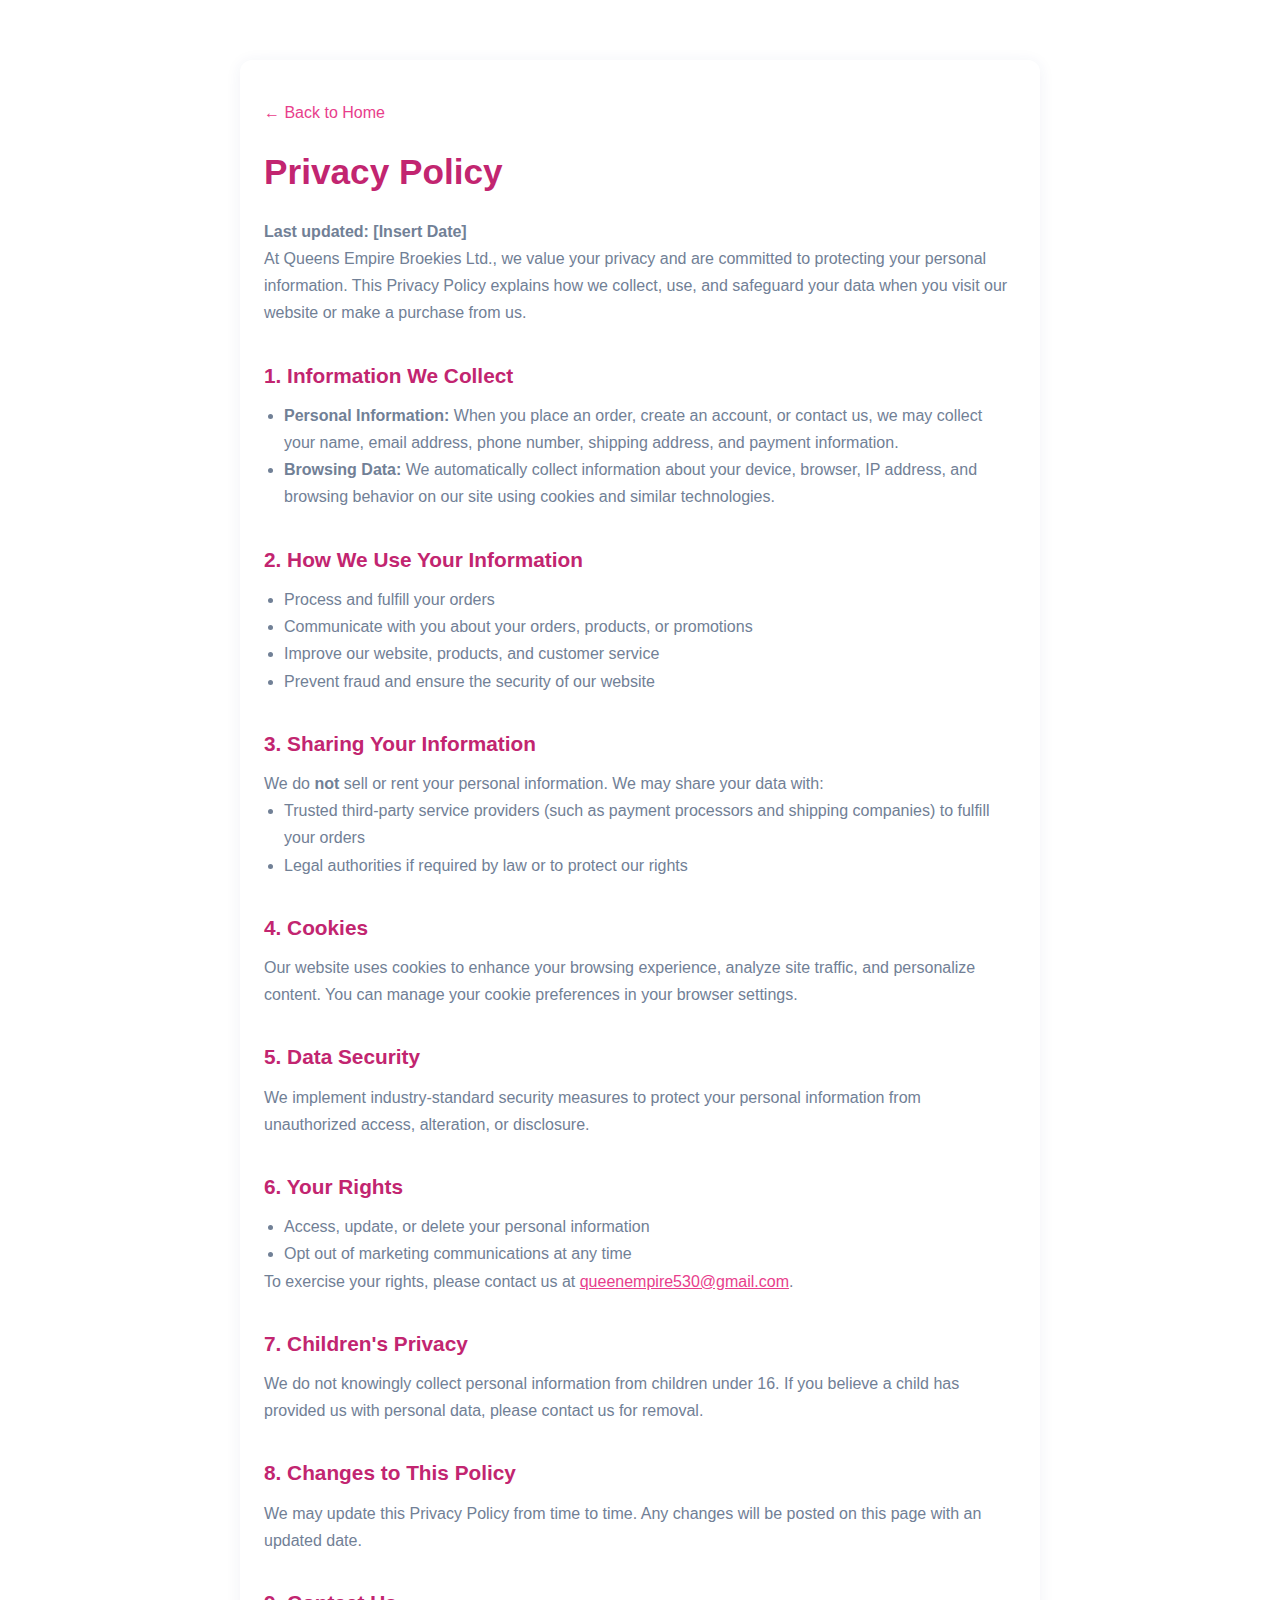
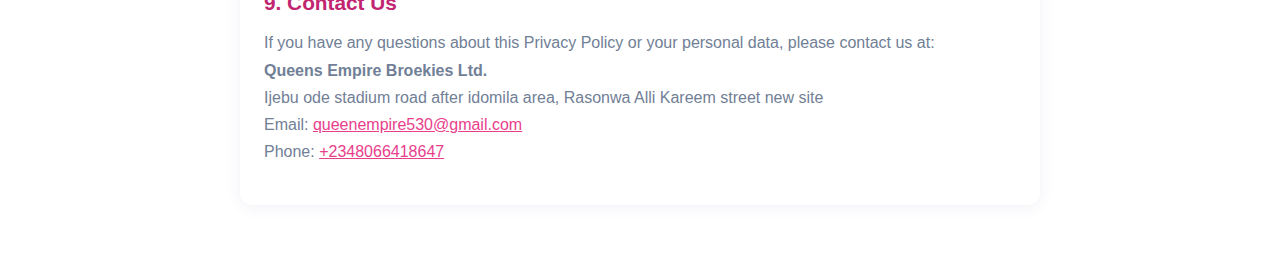
<file: privacy-policy.html>
<!DOCTYPE html>
<html lang="en">
<head>
    <meta charset="UTF-8">
    <meta name="viewport" content="width=device-width, initial-scale=1.0">
    <title>Privacy Policy - Queens Empire</title>
    <link rel="shortcut icon" href="Asset/logo.jpg" type="image/x-icon">
    <link rel="stylesheet" href="style.css">
    <style>
        .privacy-container {
            max-width: 800px;
            margin: 60px auto;
            background: #fff;
            border-radius: 12px;
            box-shadow: 0 2px 16px rgba(44,55,130,0.07);
            padding: 40px 24px;
        }
        .privacy-container h1, .privacy-container h2 {
            color: var(--primary-dark);
        }
        .privacy-container h1 {
            font-size: 2.2rem;
            margin-bottom: 18px;
        }
        .privacy-container h2 {
            font-size: 1.3rem;
            margin-top: 32px;
            margin-bottom: 10px;
        }
        .privacy-container p, .privacy-container li {
            color: var(--gray);
            font-size: 1rem;
            line-height: 1.7;
        }
        .privacy-container ul {
            margin-left: 20px;
        }
        .privacy-container a {
            color: var(--primary);
            text-decoration: underline;
        }
        @media (max-width: 670px) {
            .privacy-container {
                padding: 18px 4vw;
                margin: 30px 0;
            }
            .privacy-container h1 {
                font-size: 1.4rem;
            }
        }
    </style>
</head>
<body>
    <div class="privacy-container">
        <a href="index.html" style="color: var(--primary); font-weight: 500; text-decoration: none; display: inline-block; margin-bottom: 18px;">&larr; Back to Home</a>
        <h1>Privacy Policy</h1>
        <p><strong>Last updated: [Insert Date]</strong></p>
        <p>At Queens Empire Broekies Ltd., we value your privacy and are committed to protecting your personal information. This Privacy Policy explains how we collect, use, and safeguard your data when you visit our website or make a purchase from us.</p>
        <h2>1. Information We Collect</h2>
        <ul>
            <li><strong>Personal Information:</strong> When you place an order, create an account, or contact us, we may collect your name, email address, phone number, shipping address, and payment information.</li>
            <li><strong>Browsing Data:</strong> We automatically collect information about your device, browser, IP address, and browsing behavior on our site using cookies and similar technologies.</li>
        </ul>
        <h2>2. How We Use Your Information</h2>
        <ul>
            <li>Process and fulfill your orders</li>
            <li>Communicate with you about your orders, products, or promotions</li>
            <li>Improve our website, products, and customer service</li>
            <li>Prevent fraud and ensure the security of our website</li>
        </ul>
        <h2>3. Sharing Your Information</h2>
        <p>We do <strong>not</strong> sell or rent your personal information. We may share your data with:</p>
        <ul>
            <li>Trusted third-party service providers (such as payment processors and shipping companies) to fulfill your orders</li>
            <li>Legal authorities if required by law or to protect our rights</li>
        </ul>
        <h2>4. Cookies</h2>
        <p>Our website uses cookies to enhance your browsing experience, analyze site traffic, and personalize content. You can manage your cookie preferences in your browser settings.</p>
        <h2>5. Data Security</h2>
        <p>We implement industry-standard security measures to protect your personal information from unauthorized access, alteration, or disclosure.</p>
        <h2>6. Your Rights</h2>
        <ul>
            <li>Access, update, or delete your personal information</li>
            <li>Opt out of marketing communications at any time</li>
        </ul>
        <p>To exercise your rights, please contact us at <a href="mailto:queenempire530@gmail.com">queenempire530@gmail.com</a>.</p>
        <h2>7. Children's Privacy</h2>
        <p>We do not knowingly collect personal information from children under 16. If you believe a child has provided us with personal data, please contact us for removal.</p>
        <h2>8. Changes to This Policy</h2>
        <p>We may update this Privacy Policy from time to time. Any changes will be posted on this page with an updated date.</p>
        <h2>9. Contact Us</h2>
        <p>If you have any questions about this Privacy Policy or your personal data, please contact us at:</p>
        <p><strong>Queens Empire Broekies Ltd.</strong><br>
        Ijebu ode stadium road after idomila area, Rasonwa Alli Kareem street new site<br>
        Email: <a href="mailto:queenempire530@gmail.com">queenempire530@gmail.com</a><br>
        Phone: <a href="tel:+2348066418647">+2348066418647</a></p>
    </div>
</body>
</html>
</file>
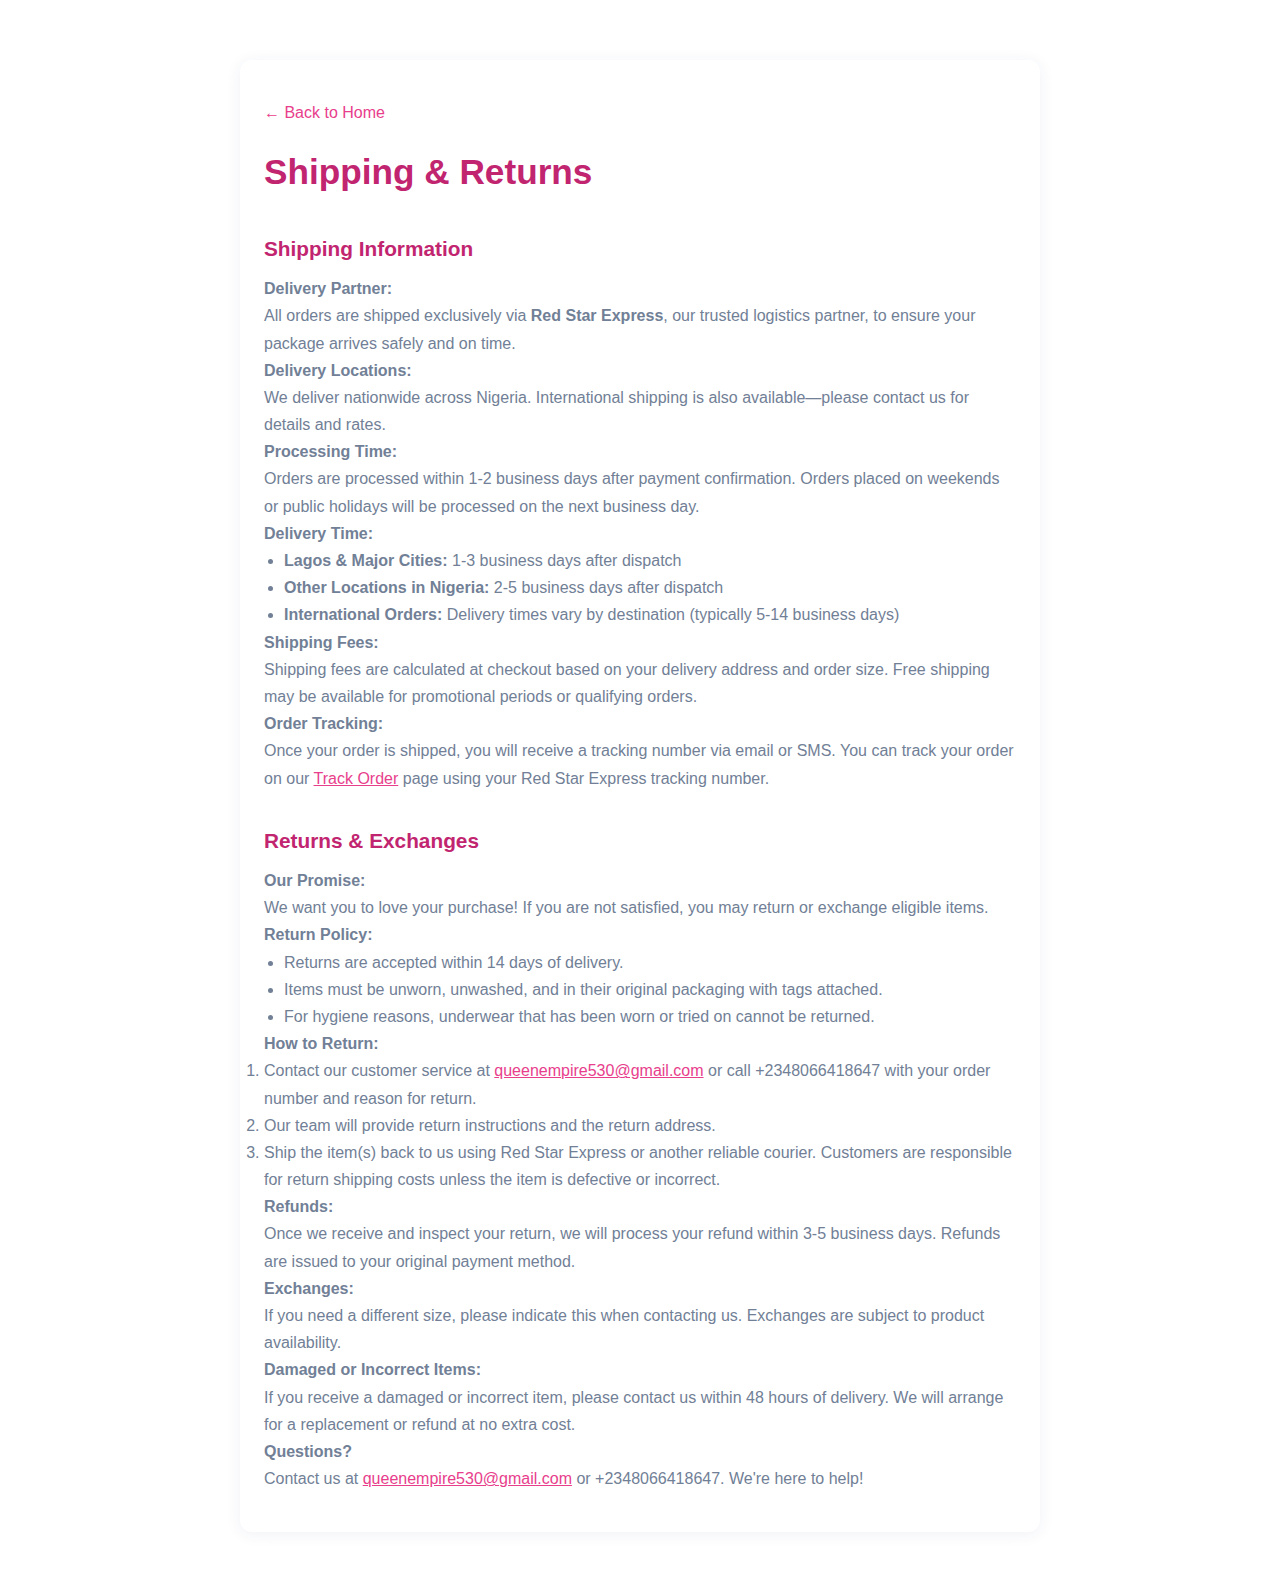
<file: shipping-returns.html>
<!DOCTYPE html>
<html lang="en">
<head>
  <meta charset="UTF-8">
  <title>Shipping & Returns - Queens Empire</title>
  <meta name="viewport" content="width=device-width, initial-scale=1.0">
  <link rel="stylesheet" href="style.css">
  <link rel="shortcut icon" href="Asset/logo.jpg" type="image/x-icon">
  <style>
    .shipping-container {
      max-width: 800px;
      margin: 60px auto;
      background: #fff;
      border-radius: 12px;
      box-shadow: 0 2px 16px rgba(44,55,130,0.07);
      padding: 40px 24px;
    }
    .shipping-container h1, .shipping-container h2 {
      color: var(--primary-dark);
    }
    .shipping-container h1 {
      font-size: 2.2rem;
      margin-bottom: 18px;
    }
    .shipping-container h2 {
      font-size: 1.3rem;
      margin-top: 32px;
      margin-bottom: 10px;
    }
    .shipping-container p, .shipping-container li {
      color: var(--gray);
      font-size: 1rem;
      line-height: 1.7;
    }
    .shipping-container ul {
      margin-left: 20px;
    }
    .shipping-container a {
      color: var(--primary);
      text-decoration: underline;
    }
    @media (max-width: 670px) {
      .shipping-container {
        padding: 18px 4vw;
        margin: 30px 0;
      }
      .shipping-container h1 {
        font-size: 1.4rem;
      }
    }
  </style>
</head>
<body>
  <div class="shipping-container">
    <a href="index.html" style="color: var(--primary); font-weight: 500; text-decoration: none; display: inline-block; margin-bottom: 18px;">&larr; Back to Home</a>
    <h1>Shipping & Returns</h1>
    <h2>Shipping Information</h2>
    <p><strong>Delivery Partner:</strong><br>
      All orders are shipped exclusively via <strong>Red Star Express</strong>, our trusted logistics partner, to ensure your package arrives safely and on time.</p>
    <p><strong>Delivery Locations:</strong><br>
      We deliver nationwide across Nigeria. International shipping is also available—please contact us for details and rates.</p>
    <p><strong>Processing Time:</strong><br>
      Orders are processed within 1-2 business days after payment confirmation. Orders placed on weekends or public holidays will be processed on the next business day.</p>
    <p><strong>Delivery Time:</strong><br>
      <ul>
        <li><strong>Lagos & Major Cities:</strong> 1-3 business days after dispatch</li>
        <li><strong>Other Locations in Nigeria:</strong> 2-5 business days after dispatch</li>
        <li><strong>International Orders:</strong> Delivery times vary by destination (typically 5-14 business days)</li>
      </ul>
    </p>
    <p><strong>Shipping Fees:</strong><br>
      Shipping fees are calculated at checkout based on your delivery address and order size. Free shipping may be available for promotional periods or qualifying orders.</p>
    <p><strong>Order Tracking:</strong><br>
      Once your order is shipped, you will receive a tracking number via email or SMS. You can track your order on our <a href="track-order.html">Track Order</a> page using your Red Star Express tracking number.</p>
    <h2>Returns & Exchanges</h2>
    <p><strong>Our Promise:</strong><br>
      We want you to love your purchase! If you are not satisfied, you may return or exchange eligible items.</p>
    <p><strong>Return Policy:</strong><br>
      <ul>
        <li>Returns are accepted within 14 days of delivery.</li>
        <li>Items must be unworn, unwashed, and in their original packaging with tags attached.</li>
        <li>For hygiene reasons, underwear that has been worn or tried on cannot be returned.</li>
      </ul>
    </p>
    <p><strong>How to Return:</strong><br>
      <ol>
        <li>Contact our customer service at <a href="mailto:queenempire530@gmail.com">queenempire530@gmail.com</a> or call +2348066418647 with your order number and reason for return.</li>
        <li>Our team will provide return instructions and the return address.</li>
        <li>Ship the item(s) back to us using Red Star Express or another reliable courier. Customers are responsible for return shipping costs unless the item is defective or incorrect.</li>
      </ol>
    </p>
    <p><strong>Refunds:</strong><br>
      Once we receive and inspect your return, we will process your refund within 3-5 business days. Refunds are issued to your original payment method.</p>
    <p><strong>Exchanges:</strong><br>
      If you need a different size, please indicate this when contacting us. Exchanges are subject to product availability.</p>
    <p><strong>Damaged or Incorrect Items:</strong><br>
      If you receive a damaged or incorrect item, please contact us within 48 hours of delivery. We will arrange for a replacement or refund at no extra cost.</p>
    <p><strong>Questions?</strong><br>
      Contact us at <a href="mailto:queenempire530@gmail.com">queenempire530@gmail.com</a> or +2348066418647. We're here to help!</p>
  </div>
</body>
</html>
</file>
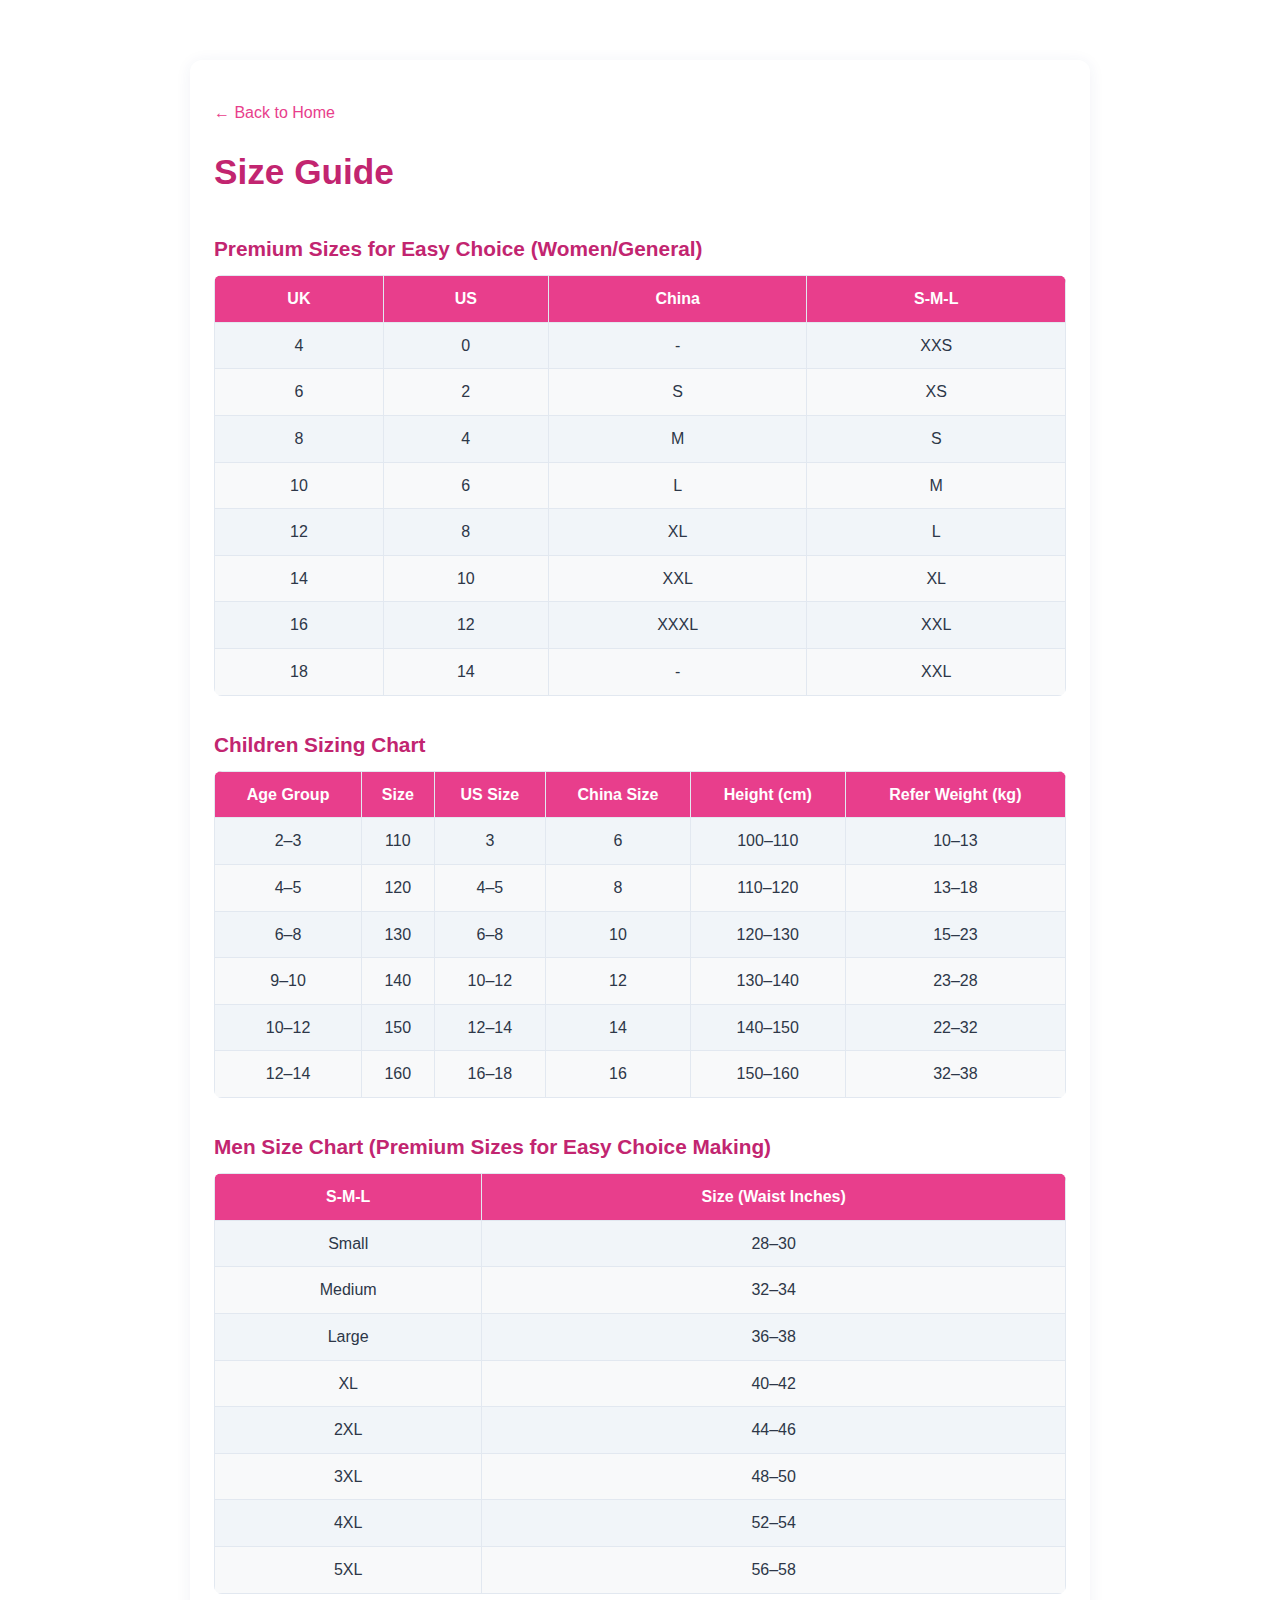
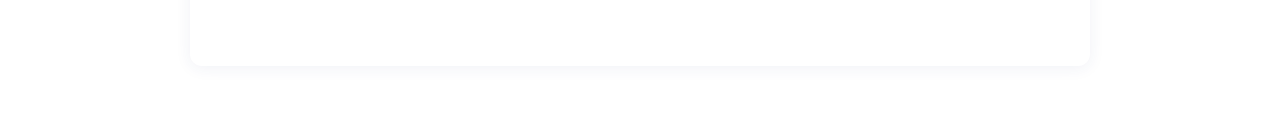
<file: size-guide.html>
<!DOCTYPE html>
<html lang="en">
<head>
  <meta charset="UTF-8">
  <title>Size Guide - Queens Empire</title>
  <meta name="viewport" content="width=device-width, initial-scale=1.0">
  <link rel="stylesheet" href="style.css">
  <link rel="shortcut icon" href="Asset/logo.jpg" type="image/x-icon">
  <style>
    .size-container {
      max-width: 900px;
      margin: 60px auto;
      background: #fff;
      border-radius: 12px;
      box-shadow: 0 2px 16px rgba(44,55,130,0.07);
      padding: 40px 24px;
    }
    .size-container h1, .size-container h2 {
      color: var(--primary-dark);
    }
    .size-container h1 {
      font-size: 2.2rem;
      margin-bottom: 18px;
    }
    .size-container h2 {
      font-size: 1.3rem;
      margin-top: 32px;
      margin-bottom: 10px;
    }
    .size-table {
      width: 100%;
      border-collapse: collapse;
      margin-bottom: 32px;
      background: #f8f9fa;
      border-radius: 8px;
      overflow: hidden;
      font-size: 1rem;
    }
    .size-table th, .size-table td {
      border: 1px solid #e2e8f0;
      padding: 10px 8px;
      text-align: center;
    }
    .size-table th {
      background: var(--primary);
      color: #fff;
      font-weight: 600;
    }
    .size-table tr:nth-child(even) {
      background: #f1f5f9;
    }
    @media (max-width: 670px) {
      .size-container {
        padding: 18px 4vw;
        margin: 30px 0;
      }
      .size-table th, .size-table td {
        font-size: 0.95rem;
        padding: 7px 3px;
      }
    }
  </style>
</head>
<body>
  <div class="size-container">
    <a href="index.html" style="color: var(--primary); font-weight: 500; text-decoration: none; display: inline-block; margin-bottom: 18px;">&larr; Back to Home</a>
    <h1>Size Guide</h1>
    <h2>Premium Sizes for Easy Choice (Women/General)</h2>
    <table class="size-table">
      <tr><th>UK</th><th>US</th><th>China</th><th>S-M-L</th></tr>
      <tr><td>4</td><td>0</td><td>-</td><td>XXS</td></tr>
      <tr><td>6</td><td>2</td><td>S</td><td>XS</td></tr>
      <tr><td>8</td><td>4</td><td>M</td><td>S</td></tr>
      <tr><td>10</td><td>6</td><td>L</td><td>M</td></tr>
      <tr><td>12</td><td>8</td><td>XL</td><td>L</td></tr>
      <tr><td>14</td><td>10</td><td>XXL</td><td>XL</td></tr>
      <tr><td>16</td><td>12</td><td>XXXL</td><td>XXL</td></tr>
      <tr><td>18</td><td>14</td><td>-</td><td>XXL</td></tr>
    </table>
    <h2>Children Sizing Chart</h2>
    <table class="size-table">
      <tr><th>Age Group</th><th>Size</th><th>US Size</th><th>China Size</th><th>Height (cm)</th><th>Refer Weight (kg)</th></tr>
      <tr><td>2–3</td><td>110</td><td>3</td><td>6</td><td>100–110</td><td>10–13</td></tr>
      <tr><td>4–5</td><td>120</td><td>4–5</td><td>8</td><td>110–120</td><td>13–18</td></tr>
      <tr><td>6–8</td><td>130</td><td>6–8</td><td>10</td><td>120–130</td><td>15–23</td></tr>
      <tr><td>9–10</td><td>140</td><td>10–12</td><td>12</td><td>130–140</td><td>23–28</td></tr>
      <tr><td>10–12</td><td>150</td><td>12–14</td><td>14</td><td>140–150</td><td>22–32</td></tr>
      <tr><td>12–14</td><td>160</td><td>16–18</td><td>16</td><td>150–160</td><td>32–38</td></tr>
    </table>
    <h2>Men Size Chart (Premium Sizes for Easy Choice Making)</h2>
    <table class="size-table">
      <tr><th>S-M-L</th><th>Size (Waist Inches)</th></tr>
      <tr><td>Small</td><td>28–30</td></tr>
      <tr><td>Medium</td><td>32–34</td></tr>
      <tr><td>Large</td><td>36–38</td></tr>
      <tr><td>XL</td><td>40–42</td></tr>
      <tr><td>2XL</td><td>44–46</td></tr>
      <tr><td>3XL</td><td>48–50</td></tr>
      <tr><td>4XL</td><td>52–54</td></tr>
      <tr><td>5XL</td><td>56–58</td></tr>
    </table>
  </div>
</body>
</html>
</file>
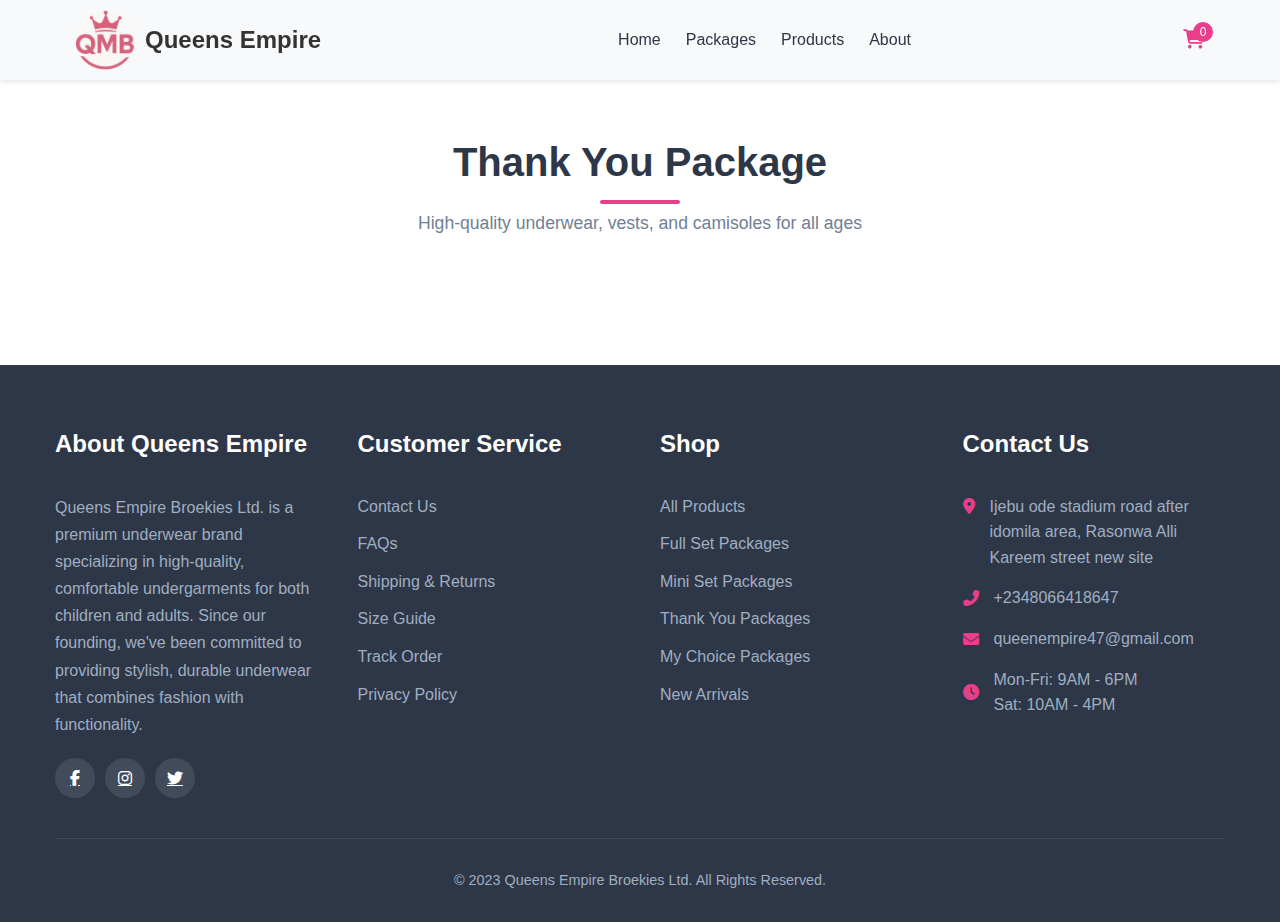
<file: thankYouProduct.html>
<!DOCTYPE html>
<html lang="en">
<head>
    <meta charset="UTF-8">
    <meta name="viewport" content="width=device-width, initial-scale=1.0">
    <title>Queens Empire - Premium Underwear Collections</title>
    <link rel="stylesheet" href="https://cdnjs.cloudflare.com/ajax/libs/font-awesome/6.4.2/css/all.min.css">
     <link rel="stylesheet" href="style.css">
</head>
<body>
    <!-- Header -->
    <header>
        <div class="container">
          <!-- Header Sidebar-->
            <div class="header-top ">
                <a href="#" class="logo">
                    <img src="Asset/logo.jpg" alt="Queens Empire Logo"> Queens Empire
                </a>
               <ul class="nav-links">
                    <li><a href="index.html">Home</a></li>
                    <li><a href="thankYouProduct.html#packages">Packages</a></li>
                    <li><a href="#products">Products</a></li>
                    <li><a href="thankYouProduct.html#footer">About</a></li>
                </ul>
                        <div class="header-icons">
                          <a href="cart.html" class="cart-icon">
                              <i class="fas fa-shopping-cart"></i>
                              <span class="cart-count">0</span>
                          </a>
                          <button class="menu" aria-label="Open Menu">
                              <i class="fas fa-bars"></i>
                          </button>
                      </div>
            </div>

            <div class="header-top sidebar">
                <button type="button" class="sidebar-cancel" aria-label="Close Sidebar">
                  <i class="fas fa-times"></i>
                </button>
                <ul class="nav-links">
                    <li><a href="index.html">Home</a></li>
                    <li><a href="index.html#packages">Packages</a></li>
                    <li><a href="#products">Products</a></li>
                    <li><a href="thankYouProduct.html#footer">About</a></li>
                </ul>
            </div>
        </div>
    </header>

    <!-- Products Section -->
    <section id="products" class="container">
        <div class="section-title">
            <h2>Thank You Package</h2>
            <p>High-quality underwear, vests, and camisoles for all ages</p>
        </div>
        <div class="package-products">
            <!-- Men -->
            <div class="package-products">
                <!-- Men -->
                <!-- <div class="package-card">
                    <div class="product-img">
                        <img src="https://images.unsplash.com/photo-1591047139829-d91aecb6caea?ixlib=rb-1.2.1&auto=format&fit=crop&w=500&q=80" alt="Men's Package">
                    </div>
                    <div class="package-info">
                        <span class="product-category">Men's Package</span>
                        <div class="package-price">
                            <span class="current-price">$12.00</span>
                        </div>
                        <div class="package-desc" style="font-size:0.85em; color:#718096; margin-top:8px; margin-bottom: 15px;">
                            <strong>Spec:</strong> 3 items bags<br>
                            <strong>Package Contents:</strong><br>
                            - Original HELLO single pic pack from the company<br>
                            - Original single pack seamless condom<br>
                            - 99V cotton boxer<br>
                            - Original 2-1 M&S singlets<br>
                            <strong>Fabric:</strong> High stretch, Light stretch, Medium stretch<br>
                            <strong>Features:</strong> Sewn to fit, Tag free, Breathable, Long lasting<br>
                            <strong>Colors:</strong> Gray, Green, Blue, Black, Navy, Coral Pink
                        </div>
                        <div class="product-actions">
                            <button class="check-package" id="menCheckPackageBtn">Check package</button>
                        </div>
                    </div>
                </div> -->
                <!-- Women -->
                <!-- <div class="package-card">
                    <div class="package-img">
                        <img src="https://images.unsplash.com/photo-1551232864-3f0890e580d9?ixlib=rb-1.2.1&auto=format&fit=crop&w=500&q=80" alt="Full Pant">
                    </div>
                    <div class="package-info">
                        <span class="product-category">Women's Package</span>
                        <div class="package-price">
                            <span class="current-price">$8.99</span>
                        </div>
                        <div class="package-desc" style="font-size:0.85em; color:#718096; margin-top:8px;">
                            <strong>Spec:</strong> 6–9 item bags<br>
                            <strong>Elasticity:</strong> High (Stretchy), Mid (Elasticity), Low waist band<br>
                            <strong>Materials:</strong> Cotton Blend, Seamless, Cotton<br>
                            <strong>Types:</strong> American striped, Ruffles, Thongs, Seamless, High silk satin
                        </div>
                        <div class="product-actions">
                            <button class="check-package" id="womenCheckPackageBtn">Check package</button>
                        </div>
                    </div>
                </div> -->
                <!-- Kids -->
               <!--  <div class="package-card">
                    <div class="package-img">
                        <img src="https://images.unsplash.com/photo-1525507119028-ed4c629a60a3?ixlib=rb-1.2.1&auto=format&fit=crop&w=500&q=80" alt="Cotton Pant">
                    </div>
                    <div class="package-info">
                        <span class="product-category">Kid's package</span>
                        <div class="package-price">
                            <span class="current-price">$10.99</span>
                        </div>
                        <div class="package-desc" style="font-size:0.85em; color:#718096; margin-top:8px;">
                            <strong>Spec:</strong> 6–9 item bags<br>
                            <strong>Elasticity:</strong> High (Stretchy), Mid (Elasticity), Low waist band<br>
                            <strong>Materials:</strong> Cotton Blend, Seamless, Cotton<br>
                            <strong>Types:</strong> American striped, Ruffles, Thongs, Seamless, High silk satin
                        </div>
                        <div class="product-actions">
                            <button class="check-package" id="kidsCheckPackageBtn">Check package</button>
                        </div>
                    </div>
                </div> -->
            </div>
        </div>
    </section>

    <!-- Men Custom Package Section -->
    

    
 <!-- Footer -->
 <footer id="footer" style="background-color: #2d3748; color: white; padding: 60px 0 30px;">
    <div class="container">
        <div style="display: grid; grid-template-columns: repeat(auto-fit, minmax(250px, 1fr)); gap: 40px; margin-bottom: 40px;">
            <!-- About Queens Empire -->
            <div>
                <h3 style="font-size: 1.5rem; margin-bottom: 20px; position: relative; padding-bottom: 10px;">About Queens Empire</h3>
                <p style="color: #a0aec0; margin-bottom: 20px; line-height: 1.7;">
                    Queens Empire Broekies Ltd. is a premium underwear brand specializing in high-quality, comfortable 
                    undergarments for both children and adults. Since our founding, we've been committed to providing 
                    stylish, durable underwear that combines fashion with functionality.
                </p>
                <div style="display: flex; margin-top: 20px;">
                    <a href="#" style="display: flex; align-items: center; justify-content: center; width: 40px; height: 40px; background-color: rgba(255,255,255,0.1); border-radius: 50%; margin-right: 10px; color: white; transition: all 0.3s;">
                        <i class="fab fa-facebook-f"></i>
                    </a>
                    <a href="#" style="display: flex; align-items: center; justify-content: center; width: 40px; height: 40px; background-color: rgba(255,255,255,0.1); border-radius: 50%; margin-right: 10px; color: white; transition: all 0.3s;">
                        <i class="fab fa-instagram"></i>
                    </a>
                    <a href="#" style="display: flex; align-items: center; justify-content: center; width: 40px; height: 40px; background-color: rgba(255,255,255,0.1); border-radius: 50%; margin-right: 10px; color: white; transition: all 0.3s;">
                        <i class="fab fa-twitter"></i>
                    </a>
                </div>
            </div>

            <!-- Customer Service -->
            <div>
                <h3 style="font-size: 1.5rem; margin-bottom: 20px; position: relative; padding-bottom: 10px;">Customer Service</h3>
                <ul style="list-style: none;">
                    <li style="margin-bottom: 12px;">
                        <a href="#" style="color: #a0aec0; text-decoration: none; transition: color 0.3s;">Contact Us</a>
                    </li>
                    <li style="margin-bottom: 12px;">
                        <a href="#" style="color: #a0aec0; text-decoration: none; transition: color 0.3s;">FAQs</a>
                    </li>
                    <li style="margin-bottom: 12px;">
                        <a href="#" style="color: #a0aec0; text-decoration: none; transition: color 0.3s;">Shipping & Returns</a>
                    </li>
                    <li style="margin-bottom: 12px;">
                        <a href="#" style="color: #a0aec0; text-decoration: none; transition: color 0.3s;">Size Guide</a>
                    </li>
                    <li style="margin-bottom: 12px;">
                        <a href="#" style="color: #a0aec0; text-decoration: none; transition: color 0.3s;">Track Order</a>
                    </li>
                    <li style="margin-bottom: 12px;">
                        <a href="privacy-policy.html" style="color: #a0aec0; text-decoration: none; transition: color 0.3s;">Privacy Policy</a>
                    </li>
                </ul>
            </div>

            <!-- Shop -->
            <div>
                <h3 style="font-size: 1.5rem; margin-bottom: 20px; position: relative; padding-bottom: 10px;">Shop</h3>
                <ul style="list-style: none;">
                    <li style="margin-bottom: 12px;">
                        <a href="#" style="color: #a0aec0; text-decoration: none; transition: color 0.3s;">All Products</a>
                    </li>
                    <li style="margin-bottom: 12px;">
                        <a href="#" style="color: #a0aec0; text-decoration: none; transition: color 0.3s;">Full Set Packages</a>
                    </li>
                    <li style="margin-bottom: 12px;">
                        <a href="#" style="color: #a0aec0; text-decoration: none; transition: color 0.3s;">Mini Set Packages</a>
                    </li>
                    <li style="margin-bottom: 12px;">
                        <a href="#" style="color: #a0aec0; text-decoration: none; transition: color 0.3s;">Thank You Packages</a>
                    </li>
                    <li style="margin-bottom: 12px;">
                        <a href="#" style="color: #a0aec0; text-decoration: none; transition: color 0.3s;">My Choice Packages</a>
                    </li>
                    <li style="margin-bottom: 12px;">
                        <a href="#" style="color: #a0aec0; text-decoration: none; transition: color 0.3s;">New Arrivals</a>
                    </li>
                </ul>
            </div>

            <!-- Contact Information -->
            <div>
                <h3 style="font-size: 1.5rem; margin-bottom: 20px; position: relative; padding-bottom: 10px;">Contact Us</h3>
                <ul style="list-style: none;">
                    <li style="margin-bottom: 15px; display: flex; align-items: flex-start;">
                        <i class="fas fa-map-marker-alt" style="margin-right: 15px; color: #e83e8c; margin-top: 4px;"></i>
                        <span style="color: #a0aec0;">Ijebu ode stadium road after idomila area, Rasonwa Alli Kareem street new site</span>
                    </li>
                    <li style="margin-bottom: 15px; display: flex; align-items: center;">
                        <i class="fas fa-phone-alt" style="margin-right: 15px; color: #e83e8c;"></i>
                        <span style="color: #a0aec0;">+2348066418647</span>
                    </li>
                    <li style="margin-bottom: 15px; display: flex; align-items: center;">
                        <i class="fas fa-envelope" style="margin-right: 15px; color: #e83e8c;"></i>
                        <span style="color: #a0aec0;">queenempire47@gmail.com</span>
                    </li>
                    <li style="margin-bottom: 15px; display: flex; align-items: center;">
                        <i class="fas fa-clock" style="margin-right: 15px; color: #e83e8c;"></i>
                        <span style="color: #a0aec0;">Mon-Fri: 9AM - 6PM<br>Sat: 10AM - 4PM</span>
                    </li>
                </ul>
            </div>
        </div>

        <!-- Copyright -->
        <div style="text-align: center; padding-top: 30px; border-top: 1px solid rgba(255,255,255,0.1); color: #a0aec0; font-size: 0.9rem;">
            <p>&copy; 2023 Queens Empire Broekies Ltd. All Rights Reserved.</p>
        </div>
    </div>
</footer>

<!-- Success Notification -->
<div class="notification" id="successNotification">
    <i class="fas fa-check-circle"></i>
    <span>Payment confirmed! Your order is being processed.</span>
</div>

    <script src="main.js"></script>
</body>
</html>
</file>
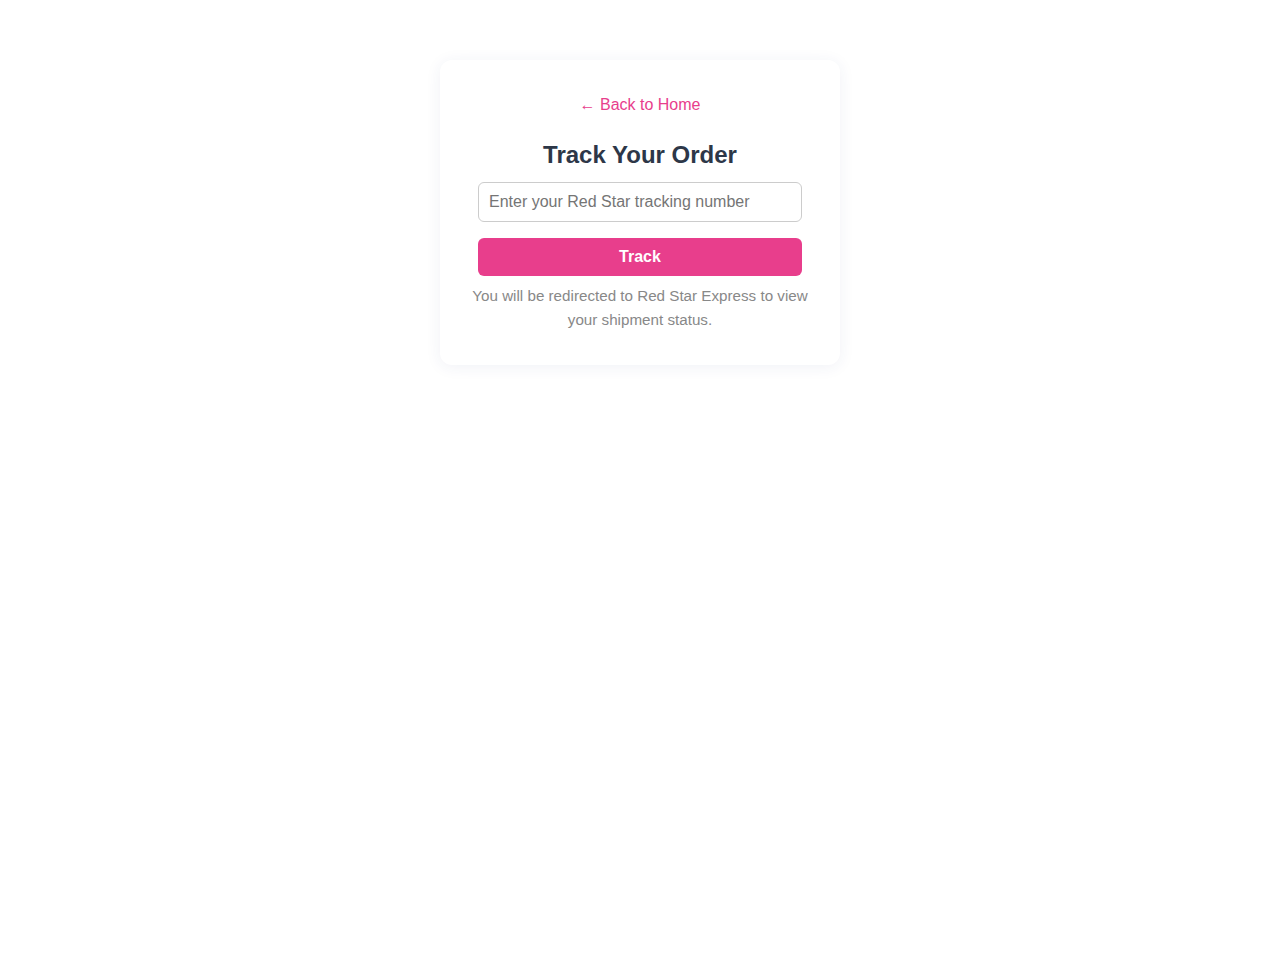
<file: track-order.html>
<!DOCTYPE html>
<html lang="en">
<head>
  <meta charset="UTF-8">
  <title>Track Your Order - Queens Empire</title>
  <meta name="viewport" content="width=device-width, initial-scale=1.0">
  <link rel="stylesheet" href="style.css">
  <link rel="shortcut icon" href="Asset/logo.jpg" type="image/x-icon">
  <style>
    .track-container {
      max-width: 400px;
      margin: 60px auto;
      background: #fff;
      border-radius: 12px;
      box-shadow: 0 2px 16px rgba(44,55,130,0.07);
      padding: 32px 20px;
      text-align: center;
    }
    .track-container input, .track-container button {
      padding: 10px;
      margin: 8px 0;
      width: 90%;
      border-radius: 6px;
      border: 1px solid #ccc;
      font-size: 1rem;
    }
    .track-container button {
      background: var(--primary, #e83e8c);
      color: #fff;
      border: none;
      cursor: pointer;
      font-weight: 600;
      transition: background 0.2s;
    }
    .track-container button:hover {
      background: var(--primary-dark, #c22570);
    }
    @media (max-width: 670px) {
      .track-container {
        padding: 18px 4vw;
        margin: 30px 0;
      }
      .track-container input, .track-container button {
        width: 100%;
        font-size: 0.97rem;
      }
    }
  </style>
</head>
<body>
  <div class="track-container">
    <a href="index.html" style="color: var(--primary); font-weight: 500; text-decoration: none; display: inline-block; margin-bottom: 18px;">&larr; Back to Home</a>
    <h2>Track Your Order</h2>
    <form id="trackingForm">
      <input type="text" id="trackingNumber" placeholder="Enter your Red Star tracking number" required>
      <button type="submit">Track</button>
    </form>
    <p style="font-size:0.95em;color:#888;">You will be redirected to Red Star Express to view your shipment status.</p>
  </div>
  <script>
    document.getElementById('trackingForm').onsubmit = function(e) {
      e.preventDefault();
      window.open('https://redstarplc.com/tracker/', '_blank');
    };
  </script>
</body>
</html>
</file>
<file: style.css>
:root {
    --primary: #e83e8c;
    --primary-dark: #c22570;
    --secondary: #6f42c1;
    --dark: #2d3748;
    --light: #f8f9fa;
    --success: #28a745;
    --warning: #ffc107;
    --gray: #718096;
    --light-gray: #edf2f7;
}

* {
    margin: 0;
    padding: 0;
    box-sizing: border-box;
    font-family: 'Poppins', 'Segoe UI', Tahoma, Geneva, Verdana, sans-serif;
}

@import url('https://fonts.googleapis.com/css2?family=Poppins:wght@300;400;500;600;700&display=swap');

body {
    background: #fff;
    color: var(--dark);
    line-height: 1.6;
    min-height: 100vh;
    overflow-x: hidden;
}

.container {
    width: 100%;
    max-width: 1200px;
    margin: 0 auto;
    padding: 0 15px;
}

/* Header */
header {
    background-color: #f8f9fa;
    padding: 10px 0;
    position: sticky;
    top: 0;
    z-index: 1000;
    box-shadow: 0 2px 5px rgba(0,0,0,0.1);
}

.header-top {
    display: flex;
    justify-content: space-between;
    align-items: center;
    padding: 0 20px;
}

.logo {
    display: flex;
    align-items: center;
    text-decoration: none;
    color: #333;
    font-size: 1.5rem;
    font-weight: bold;
    gap: 10px;
}

.logo img {
    width: 60px;
    height: 60px;
    object-fit: cover;
    border-radius: 50%;
}

.menu {
    display: none;
    align-items: center;
    font-size: 1rem;
    color: #2d3748;
    background: none;
    border: none;
    cursor: pointer;
    margin-left: 10px;
    z-index: 2100;
}
/* Sidebar */
.header-top.sidebar {
  position: fixed;
  top: 0;
  right: -270px;
  width: 250px;
  height: 100vh;
  background: #2d3748;
  color: #fff;
  box-shadow: -2px 0 12px rgba(0,0,0,0.15);
  z-index: 2000;
  transition: right 0.3s cubic-bezier(.4,0,.2,1);
  display: flex;
  flex-direction: column;
  padding-top: 80px;
  overflow-y: auto;
}

.header-top.sidebar.active {
  right: 0;
}

.header-top.sidebar .nav-links {
  flex-direction: column;
  display: flex;
  justify-content: flex-start;
  padding: 0;
  margin: 0;
}

.header-top.sidebar .nav-links li {
  margin: 20px 0;
  text-align: left;
}

.header-top.sidebar .nav-links a {
  color: #fff;
  font-size: 1.2rem;
  padding: 10px 30px;
  text-decoration: none;
  display: block;
  transition: background 0.2s;
}

.header-top.sidebar .nav-links a:hover {
  background: #4a5568;
  border-radius: 4px;
}

.sidebar-cancel {
  position: absolute;
  top: 18px;
  right: 18px;
  background: none;
  border: none;
  color: #fff;
  font-size: 2rem;
  cursor: pointer;
  z-index: 2101;
  transition: color 0.2s;
}
.sidebar-cancel:hover {
  color: var(--primary);
}

/* Navigation */
.nav-links {
    display: flex;
    list-style: none;
}
.nav-links li {
    margin-left: 25px;
}
.nav-links a {
    text-decoration: none;
    color: var(--dark);
    font-weight: 500;
    transition: all 0.3s;
    position: relative;
    padding: 5px 0;
}
.nav-links a:hover {
    color: var(--primary);
}
.nav-links a::after {
    content: '';
    position: absolute;
    bottom: 0;
    left: 0;
    width: 0;
    height: 2px;
    background: var(--primary);
    transition: width 0.3s;
}
.nav-links a:hover::after {
    width: 100%;
}
/* Cart */
.cart-icon {
    position: relative;
    color: var(--primary);
    font-size: 1.2rem;
    text-decoration: none;
    display: flex;
    align-items: center;
    justify-content: center;
    transition: color 0.3s;
}

.cart-icon:hover {
    color: var(--primary-dark);
}

.cart-count {
    position: absolute;
    top: -8px;
    right: -8px;
    background: var(--primary);
    color: white;
    border-radius: 50%;
    width: 20px;
    height: 20px;
    font-size: 12px;
    display: flex;
    align-items: center;
    justify-content: center;
}
/* Hero Section */
.hero {
    background: linear-gradient(rgba(0,0,0,0.6), rgba(0,0,0,0.6)), 
                url('https://images.unsplash.com/photo-1525507119028-ed4c629a60a3?ixlib=rb-1.2.1&auto=format&fit=crop&w=1350&q=80');
    background-size: cover;
    background-position: center;
    height: 70vh;
    min-height: 500px;
    display: flex;
    align-items: center;
    text-align: center;
    color: white;
    padding: 0 20px;
}
.hero-content {
    max-width: 800px;
    margin: 0 auto;
}
.hero h1 {
    font-size: 3.5rem;
    margin-bottom: 20px;
    line-height: 1.2;
    text-shadow: 0 2px 4px rgba(0,0,0,0.3);
}
.hero p {
    font-size: 1.2rem;
    margin-bottom: 30px;
    opacity: 0.9;
}
.btn {
    display: inline-block;
    padding: 12px 30px;
    background: var(--primary);
    color: white;
    border: none;
    border-radius: 30px;
    font-weight: 600;
    text-decoration: none;
    cursor: pointer;
    transition: all 0.3s;
    box-shadow: 0 4px 15px rgba(232, 62, 140, 0.3);
}
.btn:hover {
    background: var(--primary-dark);
    transform: translateY(-3px);
    box-shadow: 0 8px 20px rgba(232, 62, 140, 0.4);
}
.btn-outline {
    background: transparent;
    border: 2px solid white;
    margin-left: 15px;
}
.btn-outline:hover {
    background: white;
    color: var(--primary);
}
/* Section Titles */
.section-title {
    text-align: center;
    margin: 50px 0 25px;
}
.section-title h2 {
    font-size: 2.5rem;
    color: var(--dark);
    margin-bottom: 15px;
    position: relative;
    display: inline-block;
}
.section-title h2::after {
    content: '';
    position: absolute;
    bottom: -10px;
    left: 50%;
    transform: translateX(-50%);
    width: 80px;
    height: 4px;
    background: var(--primary);
    border-radius: 2px;
}
.section-title p {
    color: var(--gray);
    max-width: 700px;
    margin: 0 auto;
    font-size: 1.1rem;
}
/* Packages Section */
.packages {
    display: grid;
    grid-template-columns: repeat(auto-fit, minmax(280px, 1fr));
    gap: 30px;
    margin-bottom: 80px;
}
.package-card {
    background: #fff;
    border-radius: 10px;
    box-shadow: 0 4px 12px rgba(0, 0, 0, 0.08);
    overflow: hidden;
    transition: transform 0.3s ease, box-shadow 0.3s ease;
    display: flex;
    flex-direction: column;
}
.package-card:hover {
    transform: translateY(-10px);
    box-shadow: 0 15px 40px rgba(0,0,0,0.12);
}
.package-badge {
    position: absolute;
    top: 15px;
    right: 15px;
    background: var(--primary);
    color: white;
    padding: 5px 15px;
    border-radius: 20px;
    font-size: 14px;
    font-weight: 600;
    z-index: 1;
}
.package-img {
    height: 220px;
    overflow: hidden;
}
.package-img img {
    width: 100%;
    height: 100%;
    object-fit: cover;
    transition: transform 0.5s;
}
.package-card:hover .package-img img {
    transform: scale(1.05);
}
.package-card a{
    text-decoration: none;
    color: var(--light);
}
.package-info {
    padding: 20px;
    flex-grow: 1;
    display: flex;
    flex-direction: column;
    justify-content: space-between;
    overflow: hidden;
}
.package-info h3 {
    font-size: 1.5rem;
    margin-bottom: 15px;
    color: var(--dark);
}
.package-info p {
    color: var(--gray);
    margin-bottom: 20px;
    font-size: 0.95rem;
}
.package-items {
    margin-bottom: 20px;
}
.package-items h4 {
    font-size: 1rem;
    margin-bottom: 10px;
    color: var(--dark);
}
.package-items ul {
    list-style: none;
    display: flex;
    flex-wrap: wrap;
    gap: 8px;
}
.package-items li {
    background: var(--light-gray);
    color: var(--dark);
    padding: 5px 12px;
    border-radius: 20px;
    font-size: 0.8rem;
    font-weight: 500;
}
.package-price {
    display: flex;
    align-items: center;
    margin-top: 15px;
}
.current-price {
    font-size: 1.8rem;
    font-weight: 700;
    color: var(--primary);
    margin-right: 10px;
}
.old-price {
    font-size: 1.2rem;
    color: var(--gray);
    text-decoration: line-through;
}
.add-to-cart:hover {
    background: var(--primary-dark);
}

/* Styling for 'Select Category' button (a.add-to-cart inside .package-info) */
.package-info button.add-to-cart {
    background: var(--primary);
    color: white;
    text-decoration: none;
    display: block;
    width: 100%;
    text-align: center;
    padding: 10px;
    border: none;
    border-radius: 4px;
    cursor: pointer;
    font-weight: 500;
    transition: all 0.3s ease;
    margin-top: auto;
    appearance: none;
    -webkit-appearance: none;
    -moz-appearance: none;
}
.package-info button.add-to-cart:hover {
    background: var(--primary-dark);
}
/* Products Section */
.products {
    display: grid;
    grid-template-columns: repeat(auto-fill, minmax(250px, 1fr));
    gap: 30px;
    margin: 60px 0 20px 0; /* Reduced bottom margin from 60px to 20px */
}
.product-card {
    background: white;
    border-radius: 8px;
    overflow: hidden;
    box-shadow: 0 2px 4px rgba(0,0,0,0.1);
    transition: transform 0.3s;
    position: relative;
    display: flex;
    flex-direction: column;
}
.product-card:hover {
    transform: translateY(-10px);
    box-shadow: 0 15px 30px rgba(0,0,0,0.1);
}
.product-badge {
    position: absolute;
    top: 10px;
    left: 10px;
    background: var(--primary);
    color: white;
    padding: 5px 10px;
    border-radius: 4px;
    font-size: 0.8rem;
    z-index: 1;
}
.product-title{
     text-align: center;
}
.product-img {
    height: 250px;
    overflow: hidden;
}
.product-img img {
    width: 100%;
    height: 100%;
    object-fit: cover;
    transition: transform 0.5s;
}
.product-card:hover .product-img img {
    transform: scale(1.1);
}
.product-info {
    padding: 15px;
    flex-grow: 1;
    display: flex;
    flex-direction: column;
}
.product-info h3 {
    font-size: 1.1rem;
    margin-bottom: 8px;
    color: var(--dark);
}
.product-category {
    color: var(--primary);
    font-size: 0.8rem;
    margin-bottom: 10px;
    display: block;
    font-weight: 500;
    text-transform: uppercase;
    letter-spacing: 1px;
}
.product-price {
    display: flex;
    align-items: center;
    margin-bottom: 15px;
}
.product-price .current-price {
    font-size: 1.3rem;
    margin-right: 10px;
}
.product-price .old-price {
    font-size: 1rem;
}
.product-actions {
    margin-top: auto;
    padding-top: 15px;
    display: flex;
    gap: 10px;
    width: 100%;
}
.product-actions button {
    flex: 1;
    padding: 10px;
    border: none;
    border-radius: 4px;
    cursor: pointer;
    font-weight: 500;
    transition: all 0.3s ease;
}
.add-to-cart {
    background: var(--primary);
    color: white;
}
.add-to-cart:hover {
    background: var(--primary-dark);
}
.check-package {
    background: #f7fafc;
    color: var(--primary);
    border: 1px solid var(--primary) !important;
}
.check-package:hover {
    background: #edf2f7;
}
/* Checkout Button */
.checkout-section {
    position: fixed;
    bottom: 30px;
    right: 30px;
    z-index: 100;
    display: none;
}
.checkout-btn {
    background: var(--success);
    color: white;
    padding: 15px 30px;
    border-radius: 30px;
    font-weight: 600;
    text-decoration: none;
    box-shadow: 0 5px 20px rgba(40, 167, 69, 0.3);
    display: flex;
    align-items: center;
    transition: all 0.3s;
}
.checkout-btn:hover {
    transform: translateY(-3px);
    box-shadow: 0 8px 25px rgba(40, 167, 69, 0.4);
    background: #218838;
}
.checkout-btn i {
    margin-right: 10px;
}
.checkout-count {
    background: white;
    color: var(--success);
    border-radius: 50%;
    width: 24px;
    height: 24px;
    display: flex;
    align-items: center;
    justify-content: center;
    margin-left: 10px;
    font-weight: 700;
}
/* Payment Modal */
#paymentModal {
    display: none;
    position: fixed;
    top: 0;
    left: 0;
    width: 100%;
    height: 100%;
    background: rgba(0, 0, 0, 0.5);
    z-index: 1000;
    overflow-y: auto;
}

#paymentModal.active {
    display: flex;
    justify-content: center;
    align-items: flex-start;
    padding: 20px;
}

#paymentModal .modal-content {
    background: #fff;
    border-radius: 12px;
    padding: 32px 24px;
    max-width: 600px;
    width: 100%;
    box-shadow: 0 8px 32px rgba(44,62,80,0.18);
    margin: 20px auto;
    position: relative;
}

.modal-close {
    position: absolute;
    top: 15px;
    right: 15px;
    font-size: 24px;
    color: #666;
    cursor: pointer;
    background: none;
    border: none;
    padding: 5px;
    line-height: 1;
}

.modal-close:hover {
    color: var(--primary);
}

.modal-title {
    margin-bottom: 24px;
    color: var(--dark);
    font-size: 1.5rem;
    text-align: center;
}

/* Address Form */
.address-section {
    margin-bottom: 30px;
}
.section-heading {
    font-size: 1.2rem;
    margin-bottom: 20px;
    color: var(--dark);
    display: flex;
    align-items: center;
}
.section-heading i {
    margin-right: 10px;
    color: var(--primary);
}
.address-form {
    display: grid;
    grid-template-columns: 1fr 1fr;
    gap: 15px;
}
.form-group {
    margin-bottom: 15px;
}
.form-group.full-width {
    grid-column: span 2;
}
.form-group label {
    display: block;
    margin-bottom: 8px;
    font-weight: 500;
    color: var(--dark);
}
.form-group input,
.form-group select,
.form-group textarea {
    width: 100%;
    padding: 12px 15px;
    border: 1px solid #e2e8f0;
    border-radius: 8px;
    font-size: 0.95rem;
    transition: all 0.3s;
}
.form-group input:focus,
.form-group select:focus,
.form-group textarea:focus {
    border-color: var(--primary);
    box-shadow: 0 0 0 3px rgba(232, 62, 140, 0.1);
    outline: none;
}
.form-group textarea {
    height: 100px;
    resize: vertical;
}
.save-address {
    display: flex;
    align-items: center;
    justify-content: center;
    margin-top: 5px;
}
.save-address input {
    margin-right: 10px;
}
/* Payment Methods */
.payment-methods {
    margin-bottom: 25px;
}
.payment-method {
    display: flex;
    align-items: center;
    margin-bottom: 15px;
    padding: 15px;
    border: 1px solid #e2e8f0;
    border-radius: 8px;
    cursor: pointer;
    transition: all 0.3s;
}
.payment-method:hover {
    border-color: var(--primary);
    box-shadow: 0 5px 15px rgba(0,0,0,0.05);
}
.payment-method input {
    margin-right: 15px;
}
.payment-method i {
    font-size: 24px;
    margin-right: 15px;
    color: var(--primary);
}
.payment-method-details {
    flex: 1;
}
.payment-method-details label {
    font-weight: 600;
    color: var(--dark);
    cursor: pointer;
}
.payment-method-details p {
    color: var(--gray);
    font-size: 0.9rem;
    margin-top: 5px;
}
/* Bank Details */
.bank-details {
    margin-top: 20px;
    padding: 20px;
    background: var(--light-gray);
    border-radius: 8px;
    display: none;
}
.bank-details.active {
    display: block;
}
.bank-details p {
    margin-bottom: 10px;
    font-size: 0.95rem;
}
.account-number {
    font-weight: 700;
    font-size: 1.1rem;
    color: var(--dark);
    margin: 15px 0;
    padding: 12px;
    background: white;
    border-radius: 8px;
    text-align: center;
    letter-spacing: 1px;
    border: 1px dashed var(--primary);
}
/* Payment Confirmation */
.payment-confirm {
    margin-top: 20px;
}
.payment-confirm label {
    display: block;
    margin-bottom: 8px;
    font-weight: 500;
    color: var(--dark);
}
.payment-confirm input[type="file"] {
    width: 100%;
    padding: 12px;
    border: 1px dashed var(--gray);
    border-radius: 8px;
    margin-bottom: 15px;
}
.submit-payment {
    width: 100%;
    padding: 15px;
    background: var(--primary);
    color: white;
    border: none;
    border-radius: 8px;
    font-weight: 600;
    font-size: 1rem;
    cursor: pointer;
    transition: all 0.3s;
    margin-top: 10px;
}
.submit-payment:hover {
    background: var(--primary-dark);
    transform: translateY(-2px);
    box-shadow: 0 5px 15px rgba(232, 62, 140, 0.3);
}
/* Success Notification */
.notification {
    position: fixed;
    top: 30px;
    right: 30px;
    background: var(--success);
    color: white;
    padding: 15px 25px;
    border-radius: 8px;
    box-shadow: 0 5px 20px rgba(40, 167, 69, 0.3);
    display: flex;
    align-items: center;
    z-index: 3000;
    transform: translateX(150%);
    transition: transform 0.3s;
}
.notification.active {
    transform: translateX(0);
}
.notification i {
    margin-right: 10px;
    font-size: 1.2rem;
}
/* See More Wrapper */
.see-more-wrapper {
    text-align: left;
    margin: 20px 0 60px 0;
}
.see-more-wrapper .add-to-cart {
    padding: 12px 28px;
}

/* FullSetproduct */
.package-products {
    display: grid;
    grid-template-columns: repeat(auto-fit, minmax(300px, 1fr));
    gap: 2rem;
    margin-top: 2rem;
    margin-bottom: 2rem;
}

.package-products .package-card {
    flex: 1 1 300px;
    background: #fff;
    box-shadow: 0 10px 30px rgba(0,0,0,0.08);
    height: 100%;
    display: flex;
    flex-direction: column;
    height: 100%;
    border: 1px solid #e2e8f0;
    border-radius: 8px;
    overflow: hidden;
    transition: transform 0.3s ease;
}
.package-card:hover {
    transform: translateY(-5px);
    box-shadow: 0 4px 6px rgba(0, 0, 0, 0.1);
}
.package-products .package-info {
    padding: 1.5rem;
    flex: 1;
    display: flex;
    flex-direction: column;
}

.package-products .product-actions {
    margin-top: auto;
    display: flex;
    gap: 1rem;
    align-items: center;
}

.package-products .product-img {
    height: 220px;
    width: 100%;
    overflow: hidden;
    background: #f8f9fa;
    display: flex;
    align-items: center;
    justify-content: center;
}

.package-products .product-img img {
    width: 100%;
    height: 100%;
    object-fit: cover;
}

.package-products .product-category {
    color: var(--dark);
    font-size: 1rem;
    margin-bottom: 10px;
    display: block;
    font-weight: 700;
    text-transform: uppercase;
    letter-spacing: 1px;
}

/* Cart Page Styling */
#cartItems {
    background: #fff;
    border-radius: 12px;
    box-shadow: 0 4px 24px rgba(44, 62, 80, 0.08);
    padding: 32px 24px;
    max-width: 500px;
    margin: 40px auto 0 auto;
}

#cartItems ul {
    padding: 0;
    margin: 0;
}

#cartItems li {
    display: flex;
    justify-content: space-between;
    align-items: center;
    border-bottom: 1px solid #f1f1f1;
    padding: 16px 0;
    font-size: 1.1rem;
}

#cartItems li:last-child {
    border-bottom: none;
}

#cartItems span:first-child {
    font-weight: 600;
    color: #2d3748;
}

#cartItems span:last-child {
    color: #e83e8c;
    font-weight: 700;
}

#cartTotal {
    max-width: 500px;
    margin: 16px auto 0 auto;
    font-size: 1.2rem;
    color: #2d3748;
    background: #f8f9fa;
    border-radius: 8px;
    padding: 16px 24px;
    text-align: right;
    font-weight: bold;
    box-shadow: 0 2px 8px rgba(44, 62, 80, 0.04);
}

/* Cart Table Styling */
#cartTableWrapper {
    background: #fff;
    border-radius: 12px;
    box-shadow: 0 4px 24px rgba(44, 62, 80, 0.08);
    padding: 32px 24px;
    max-width: 500px;
    margin: 40px auto 0 auto;
}

#cartTable {
    width: 100%;
    border-collapse: collapse;
    margin-bottom: 16px;
}

#cartTable th, #cartTable td {
    padding: 12px 8px;
    border-bottom: 1px solid #f1f1f1;
    font-size: 1.1rem;
}

#cartTable th {
    text-align: left;
    color: #2d3748;
    font-weight: 700;
    background: #f8f9fa;
}

#cartTable tr:last-child td {
    border-bottom: none;
}

#cartTotal {
    font-size: 1.2rem;
    color: #2d3748;
    font-weight: bold;
    text-align: right;
    margin-bottom: 16px;
}

.checkout-btn {
    display: block;
    width: 100%;
    padding: 14px 0;
    background: #e83e8c;
    color: #fff;
    border: none;
    border-radius: 8px;
    font-size: 1.1rem;
    font-weight: 700;
    cursor: pointer;
    box-shadow: 0 2px 8px rgba(44,62,80,0.08);
    transition: background 0.2s;
}
.checkout-btn:hover:enabled {
    background: #c2185b;
}
.checkout-btn:disabled {
    cursor: not-allowed;
}
.remove-btn {
    background: none;
    border: none;
    color: #e83e8c;
    font-size: 1.3rem;
    cursor: pointer;
    transition: color 0.2s;
    padding: 2px 8px;
    border-radius: 4px;
}
.remove-btn:hover {
    background: #ffe6f0;
    color: #c2185b;
}
.custom-package-card {
    display: none;
    width: 100%;
    max-width: 600px;
    margin: 0 auto;
    background: white;
    border-radius: 8px;
    box-shadow: 0 2px 10px rgba(0, 0, 0, 0.1);
    padding: 15px;
}
.custom-package-card.active {
    display: block;
}
.custom-slider-wrapper {
    position: relative;
    width: 100%;
    margin-bottom: 15px;
    max-height: 500px;
}
.custom-slider-images {
    display: flex;
    overflow: hidden;
    position: relative;
    max-height: 350px;
}
.custom-slider-img {
    width: 100%;
    height: 100%;
    object-fit: cover;
    display: none;
}
.custom-slider-img.custom-active {
    display: block;
}
.custom-slider-btn {
    position: absolute;
    top: 50%;
    transform: translateY(-50%);
    background: rgba(0, 0, 0, 0.5);
    color: white;
    border: none;
    padding: 10px 15px;
    cursor: pointer;
    border-radius: 50%;
    z-index: 2;
}
.custom-slider-btn.custom-prev {
    left: 10px;
}
.custom-slider-btn.custom-next {
    right: 10px;
}
.custom-package-info {
    padding: 10px;
}
.custom-card-actions {
    display: flex;
    align-items: center;
    gap: 16px;
    margin-top: 18px;
    justify-content: flex-start;
}
.custom-card-actions .add-to-cart {
    padding: 8px 16px;
    background: #e83e8c;
    color: white;
    border: none;
    border-radius: 4px;
    cursor: pointer;
    transition: background 0.3s;
}
.custom-card-actions .add-to-cart:hover {
    background: #d6336c;
}
/* Glass Background */
.glass-bg {
    position: fixed;
    top: 0;
    left: 0;
    width: 100%;
    height: 100%;
    background: rgba(0, 0, 0, 0.9);
    display: flex;
    justify-content: center;
    align-items: center;
    z-index: 1000;
}
/* Modal Close Button */
.men-modal-close,
.women-modal-close,
.kids-modal-close {
    position: absolute;
    top: 70px;
    right: 10px;
    background: #e83e8c;
    border: none;
    color: white;
    font-size: 32px;
    font-weight: bold;
    cursor: pointer;
    z-index: 1001;
    width: 45px;
    height: 45px;
    border-radius: 50%;

    transition: all 0.3s ease;
    box-shadow: 0 2px 5px rgba(0, 0, 0, 0.2);
    line-height: 1;
}

.men-modal-close:hover,
.women-modal-close:hover,
.kids-modal-close:hover {
    background: #d6336c;
    transform: scale(1.1);
    box-shadow: 0 4px 8px rgba(0, 0, 0, 0.3);
}
/* Responsive */
@media (max-width: 670px) {
    .header-top .logo {
        font-size: 1.2rem;
    }

    .header-top .logo i {
        font-size: 1rem;
        margin-right: 5px;
    }

    .header-top {
        padding: 10px 15px;
    }

    .header-top .nav-links{
     display: none;

    }
    .hero {
        margin: auto;
        height: 70vh;
        min-height: 400px;
    }
    .hero h1 {
        font-size: 2rem;
    }
    .btn {
        padding: 10px 20px;
    }
    .btn-outline {
        margin-left: 10px;
    }
    .section-title h2 {
        font-size: 1.8rem;
    }
    .modal-content {
        padding: 20px;
    }

  .menu {
    display: flex !important;

  }
  .header-top.sidebar {
    display: flex !important;
  }
  .header-top.sidebar .nav-links {
    display: flex !important;
  }
  
  .custom-package-card {
    max-width: 100%;
    width: 100%;
    margin: 0;
    padding: 16px 8px;
    box-sizing: border-box;
  }
}

#paymentModal {
    display: none;
    position: fixed;
    top: 0;
    left: 0;
    width: 100%;
    height: 100%;
    background: rgba(0, 0, 0, 0.5);
    z-index: 1000;
    overflow-y: auto;
}

#paymentModal.active {
    display: flex;
    justify-content: center;
    align-items: flex-start;
    padding: 20px;
}

#paymentModal .modal-content {
    background: #fff;
    border-radius: 12px;
    padding: 32px 24px;
    max-width: 600px;
    width: 100%;
    box-shadow: 0 8px 32px rgba(44,62,80,0.18);
    margin: 20px auto;
    position: relative;
}

.modal-close {
    position: absolute;
    top: 15px;
    right: 15px;
    font-size: 24px;
    color: #666;
    cursor: pointer;
    background: none;
    border: none;
    padding: 5px;
    line-height: 1;
}

.modal-close:hover {
    color: var(--primary);
}

.modal-title {
    margin-bottom: 24px;
    color: var(--dark);
    font-size: 1.5rem;
    text-align: center;
}

.centered-modal {
    position: fixed;
    top: 0; left: 0; right: 0; bottom: 0;
    z-index: 9999;
    background: rgba(0,0,0,0.4);
    display: flex;
    justify-content: center;
    align-items: center;
    overflow: auto;
}

.centered-modal .Men-container,
.centered-modal .Women-container,
.centered-modal .Kids-container {
    background: #fff;
    border-radius: 16px;
    padding: 16px 24px 32px 24px;
    max-width: 900px;
    width: 100%;
    box-shadow: 0 8px 32px rgba(44,62,80,0.18);
    margin: 0 auto;
    display: flex;
    flex-wrap: wrap;
    gap: 20px;
    justify-content: center;
    align-items: flex-start;
}

#glassBgWomen {
    margin: 0 !important;
    padding: 0 !important;
}

/* Add spacing between custom-package-card inside Men-container */
.Men-container,
.Women-container,
.Kids-container {
    display: flex;
    flex-wrap: wrap;
    gap: 20px;
    justify-content: center;
    align-items: flex-start;
    padding: 30px;
    max-width: 1200px;
    margin: 0 auto;
    position: relative;
    background: none !important;
}

.custom-package-card {
    margin: 0; /* Remove any default margin if present */
}

#custom-package {
    display: none;
}
.men-modal-close,
.women-modal-close,
.kids-modal-close {
    display: flex !important;
    position: absolute;
    top: 16px;
    right: 16px;
    background: #e83e8c;
    color: #fff;
    border: none;
    border-radius: 50%;
    width: 38px;
    height: 38px;
    font-size: 5rem;
    z-index: 10001;
    cursor: pointer;
    box-shadow: 0 2px 8px rgba(44,62,80,0.08);
    align-items: center;
    justify-content: center;
    line-height: 1;
}

@media (max-width: 670px) {
    .men-modal-close {
        display: flex;
    }
}

.custom-package-card {
    display: none;
}
.custom-package-card.active {
    display: flex;
    flex-direction: column;
}
.custom-pack-nav {
    display: flex;
    justify-content: center;
    align-items: center;
    margin: 24px 0 0 0;
    gap: 16px;
}
.custom-card-nav {
    position: relative;
    background: rgba(255, 255, 255, 0.9);
    border: none;
    width: 40px;
    height: 40px;
    border-radius: 50%;
    cursor: pointer;
    display: flex;
    align-items: center;
    justify-content: center;
    font-size: 1.2rem;
    color: #333;
    z-index: 2;
    margin: 0;
}

.custom-card-nav.custom-prev {
    margin-right: 0;
}
.custom-card-nav.custom-next {
    margin-left: 0;
}

.custom-card-nav:hover {
    background: #e83e8c;
    color: white;
}
.custom-card-actions {
    display: flex;
    gap: 10px;
    width: 100%;
    margin-top: 15px;
}

.custom-card-actions button {
    flex: 1;
    padding: 10px;
    border: none;
    border-radius: 4px;
    cursor: pointer;
    font-weight: 500;
    transition: all 0.3s ease;
    text-align: center;
    text-decoration: none;
}

.custom-card-actions .add-to-cart {
    background: var(--primary);
    color: white;
}

.custom-card-actions .add-to-cart:hover {
    background: var(--primary-dark);
}

@media (max-width: 670px) {
    .custom-card-nav.custom-prev {
        left: -18px;
        top: 50%;
        transform: translateY(-50%);
    }
    .custom-card-nav.custom-next {
        right: -18px;
        top: 50%;
        transform: translateY(-50%);
    }
    .custom-card-nav {
        width: 32px;
        height: 32px;
        font-size: 1rem;
    }
    .custom-package-card {
        padding-bottom: 0;
    }
}
/* Custom Package Containers */
.Men-container,
.Women-container,
.Kids-container {
    position: fixed;
    top: 0;
    left: 0;
    width: 580px;
    height: 100vh;
    z-index: 1000;
    background: white;
    padding: 2rem;
    overflow-y: auto;
    scrollbar-width: none;  /* Firefox */
    -ms-overflow-style: none;  /* IE and Edge */
    /* display: none; This was causing issues in conjunction with JS display control */
}

.Men-container::-webkit-scrollbar,
.Women-container::-webkit-scrollbar,
.Kids-container::-webkit-scrollbar {
    display: none;
}

.Men-container.centered-modal,
.Women-container.centered-modal,
.Kids-container.centered-modal {
    display: flex;
    flex-direction: column;
}

/* Close buttons for custom packages */
.men-modal-close,
.women-modal-close,
.kids-modal-close {
    position: fixed;
    top: 1rem;
    right: 1rem;
    background: none;
    border: none;
    font-size: 1.5rem;
    color: #666;
    cursor: pointer;
    padding: 0.5rem;
    line-height: 1;
    z-index: 1001;
}

.men-modal-close:hover,
.women-modal-close:hover,
.kids-modal-close:hover {
    color: #e83e8c;
}

/* Custom package content */
.custom-pack {
    width: 100%;
    max-width: 100%;
    margin: 0 auto;
    padding: 1rem;
    display: flex;
    flex-direction: column;
    gap: 1.5rem;
    position: relative;
}

.custom-package-card {
    width: 100%;
    display: flex;
    flex-direction: column;
    gap: 0;
}

.custom-package-card.active {
    display: flex !important; /* Ensure active card is displayed */
}

.custom-slider-wrapper {
    width: 100%;
    position: relative;
    margin-bottom: 0;
}

.custom-slider-images {
    display: flex;
    gap: 1rem;
    overflow-x: auto;
    padding: 1rem 0;
    scroll-snap-type: x mandatory;
}

.custom-slider-img {
    width: 100%;
    height: 500px;
    object-fit: cover;
    border-radius: 8px;
    scroll-snap-align: start;
}

.custom-package-info {
    padding: 1.5rem;
    background: #f8f9fa;
    border-radius: 8px;
    margin-top: 1.5rem;
}

.custom-card-actions {
    display: flex;
    gap: 10px;
    width: 100%;
    margin-top: 15px;
}

/* Consolidated and Corrected Navigation Styles */
.custom-navigation {
    position: absolute;
    top: 50%;
    left: 0;
    right: 0;
    transform: translateY(-50%);
    display: flex;
    justify-content: space-between;
    padding: 0 10px; 
    z-index: 10;
}

.custom-card-nav {
    background: rgba(255, 255, 255, 0.9); /* Lighter background for buttons */
    border: none;
    width: 40px;
    height: 40px;
    border-radius: 50%;
    cursor: pointer;
    display: flex;
    align-items: center;
    justify-content: center;
    font-size: 1.2rem;
    color: #333; /* Darker text for better contrast */
    z-index: 2;
    transition: background 0.2s, color 0.2s; /* Smooth transition */
}

.custom-card-nav:hover {
    background: var(--primary);
    color: white;
}

/* Specific positioning for prev/next buttons within custom-navigation */
.custom-card-nav.custom-prev {
    margin-right: 0;
}

.custom-card-nav.custom-next {
    margin-left: 0;
}

/* Responsive adjustments for custom package elements */
@media (max-width: 768px) {
    .custom-package-card {
        width: 100%;
        min-width: 100%;
    }
    
    .custom-navigation {
        padding: 0 5px; 
    }

    .custom-card-nav {
        width: 36px;
        height: 36px;
        font-size: 1rem;
    }
}

@media (max-width: 670px) {
    .men-modal-close,
    .women-modal-close,
    .kids-modal-close {
        width: 32px;
        height: 32px;
        font-size: 1.5rem;
        top: 0.5rem;
        right: 0.5rem;
    }

    .custom-pack {
        padding: 0.5rem;
        overflow: visible; /* Ensure content is not clipped */
    }

    .custom-package-card {
        padding: 16px 8px;
    }

    .custom-navigation {
        padding: 0;
    }
}

/* Mobile Styles */
@media (max-width: 670px) {
    .package-products {
        grid-template-columns: 1fr;
        gap: 20px;
        padding: 10px;
    }

    .package-card {
        width: 100%;
        margin: 0;
    }

    .product-img, .package-img {
        height: 200px;
    }

    .package-info {
        padding: 15px;
    }

    .product-category {
        font-size: 14px;
    }

    .current-price {
        font-size: 16px;
    }

    .package-desc {
        font-size: 12px;
    }

    .product-actions {
        flex-direction: row;
        gap: 8px;
    }

    .product-actions button {
        padding: 8px;
        font-size: 0.9rem;
        white-space: nowrap;
    }

    /* Custom Package Modal Styles */
    .Men-container, .Women-container, .Kids-container {
        width: 80%;
        margin: 10px auto;
        padding: 15px;
    }

    .custom-pack {
        padding: 10px;
    }

    .custom-package-card {
        margin: 10px 0;
    }

   /*  .custom-slider-wrapper {
        height: 250px;
    }

    .custom-slider-images {
        height: 350px !important;
    }

    .custom-slider-img {
        height: 100%;
    }
 */
    .custom-package-info {
        padding: 15px;
    }

    .custom-package-info p {
        font-size: 1rem !important;
        margin-bottom: 10px;
        font-weight: 700 !important;
    }

}

/* Tablet Styles */
@media (min-width: 671px) and (max-width: 768px) {
    .package-products {
        grid-template-columns: repeat(2, 1fr);
        gap: 20px;
        padding: 15px;
        align-items: stretch;
    }

    .package-card {
        width: 100%;
        height: 100%;
        /* display and flex-direction are inherited or globally set */
    }

    .product-img, .package-img {
        height: 250px !important;
        width: 100%;
        flex-shrink: 0;
    }
    .product-img img,
    .package-img img {
        width: 100%;
        height: 250px !important;
        object-fit: contain !important;
    }

    .package-info {
        padding: 20px;
        flex-grow: 1;
        height: 200px !important; /* Set fixed height for info section */
        overflow: auto;
        min-height: 0;
    }

    .product-category {
        font-size: 15px;
    }

    .current-price {
        font-size: 18px;
    }

    .package-desc {
        font-size: 13px;
    }

    .product-actions {
        gap: 10px;
    }
    .check-package {
        flex: 2; /* Allow check-package to grow larger */
        padding: 8px;
    }


    /* Custom Package Modal Styles */
    .Men-container, .Women-container, .Kids-container {
        width: 80%;
        margin: 20px auto;
        padding: 20px;
    }

    .custom-pack {
        padding: 15px;
    }

    .custom-package-card {
        margin: 15px 0;
    }

 /*    .custom-slider-wrapper {
        height: 350px;
    }

    .custom-slider-images {
        height: 400px!important;
    }

    .custom-slider-img {
        height: 100%!important;
    } */

    .custom-package-info {
        padding: 20px;
    }

    .custom-package-info p {
        font-size: 1rem!important;
        font-weight: 500!important;
        margin-bottom: 10px;
    }

    .custom-card-actions {
        gap: 15px;
    }

    .custom-card-actions button,
    .custom-card-actions .cart-icon {
        padding: 10px 20px;
    }
}

.header-icons {
    display: flex;
    align-items: center;
    gap: 20px;
}


.menu-icon {
    display: none; /* Hide by default on desktop */
    cursor: pointer;
    font-size: 1.2rem;
    color: var(--primary);
    transition: color 0.3s;
}

.menu-icon:hover {
    color: var(--primary-dark);
}

@media (max-width: 670px) {
    .menu-icon {
        display: block; /* Show only on mobile */
    }

    .nav-links {
        display: none;
    }
}

.custom-package-info p strong {
    font-weight: 700!important;
    font-size: 1.2rem;
}


.custom-package-sections {
    position: relative;
    width: 100%;
    max-width: 1200px;
    margin: 0 auto;
    padding: 2rem;
    display: grid;
    grid-template-columns: repeat(auto-fit, minmax(300px, 1fr));
    gap: 2rem;
    background: #fff;
    border-radius: 12px;
    box-shadow: 0 4px 12px rgba(0, 0, 0, 0.08);
}

@media (max-width: 768px) {
    .custom-package-sections {
        grid-template-columns: 1fr;
        gap: 1.5rem;
        padding: 1rem;
    }
}

@media (max-width: 480px) {
    .custom-package-sections {
        padding: 0.75rem;
    }
}

/* Men's Custom Section Grid Layout */
.men-custom,
.women-custom,
.kids-custom {
    display: grid!important;
    grid-template-columns: repeat(3, 1fr)!important;
    gap: 20px!important;
    padding: 20px!important;
    max-width: 1200px!important;
    margin: 0 auto!important;
}

.men-custom .custom-package-card, 
.women-custom .custom-package-card,
.kids-custom .custom-package-card {
    display: flex!important;
    flex-direction: column!important;
    background: white!important;
    border-radius: 8px!important;
    box-shadow: 0 2px 8px rgba(0, 0, 0, 0.1)!important;
    overflow: hidden!important;
    transition: transform 0.3s ease!important;
}

.men-custom .custom-package-card:hover,
.women-custom .custom-package-card:hover,
.kids-custom .custom-package-card:hover {
    transform: translateY(-5px);
    box-shadow: 0 4px 12px rgba(0, 0, 0, 0.15);
}

.men-custom .custom-slider-wrapper,
.women-custom .custom-slider-wrapper,
.kids-custom .custom-slider-wrapper {
    width: 100%!important;
    position: relative!important;
}

.men-custom .custom-slider-images,
.women-custom .custom-slider-images, 
.kids-custom .custom-slider-images {
    width: 100%!important;
    height: 500px!important;
    overflow: hidden!important;
}

.men-custom .custom-slider-img,
.women-custom .custom-slider-img,
.kids-custom .custom-slider-img {
    width: 100%!important;
    height: 100%!important;
    object-fit: fill !important;
}

.men-custom .custom-package-info,
.women-custom .custom-package-info,
.kids-custom .custom-package-info {
    padding: 15px!important;
    flex-grow: 1!important;
    display: flex!important;
    flex-direction: column!important;
    min-height: 150px!important; /* Ensure minimum height for consistent layout */
}


.men-custom .custom-package-info span,
.women-custom .custom-package-info span,
.kids-custom .custom-package-info span{
    display: flex;
    flex-direction: column;
}



.men-custom .custom-card-actions,
.women-custom .custom-card-actions,
.kids-custom .custom-card-actions {
    margin-top: auto!important;
    display: flex!important;
    gap: 10px!important;
    padding: 15px!important;
    border-top: 1px solid #eee!important;
    background: #f8f9fa!important;
    width: 100%!important;
    margin-left: -15px!important; /* Compensate for parent padding */
    margin-right: -15px!important; /* Compensate for parent padding */
    margin-bottom: -15px!important; /* Compensate for parent padding */
    border-radius: 0 0 8px 8px!important; /* Match parent's bottom border radius */
}

.men-custom .custom-card-actions button,
.women-custom .custom-card-actions button,
.kids-custom .custom-card-actions button {
    flex: 1!important;
    padding: 12px!important;
    border: none!important;
    border-radius: 4px!important;
    cursor: pointer!important;
    font-weight: 500!important;
    transition: all 0.3s ease!important;
    text-align: center!important;
}


@media (max-width: 900px) {
    .men-custom,
    .women-custom,
    .kids-custom {
        grid-template-columns: repeat(2, 1fr)!important;
        gap: 15px!important;
        padding: 15px!important;
    }
}

@media (max-width: 670px) {
    .men-custom,
    .women-custom,
    .kids-custom {
        grid-template-columns: 1fr!important;
        gap: 10px!important;
        padding: 10px!important;
    }

    .men-custom .custom-slider-images,
    .women-custom .custom-slider-images,
    .kids-custom .custom-slider-images {
        height: 350px!important;
    }
}
</file>
